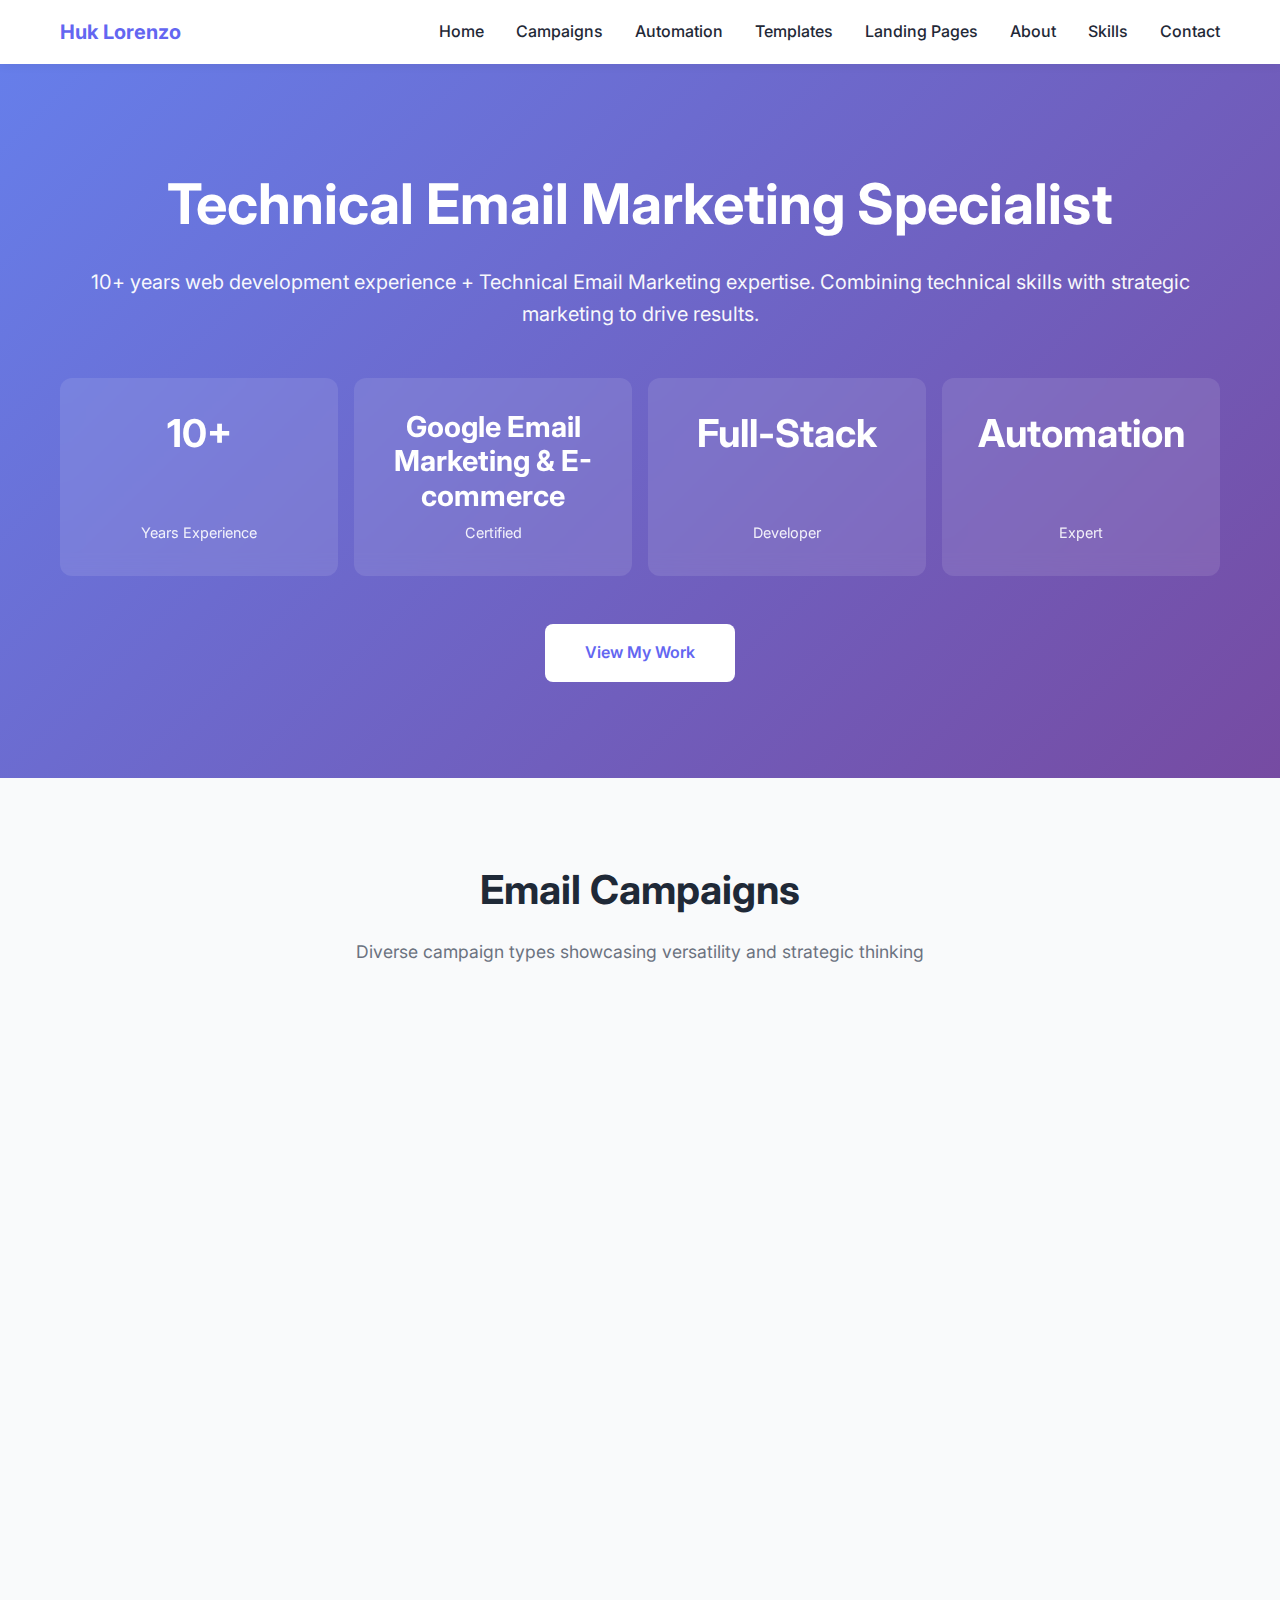
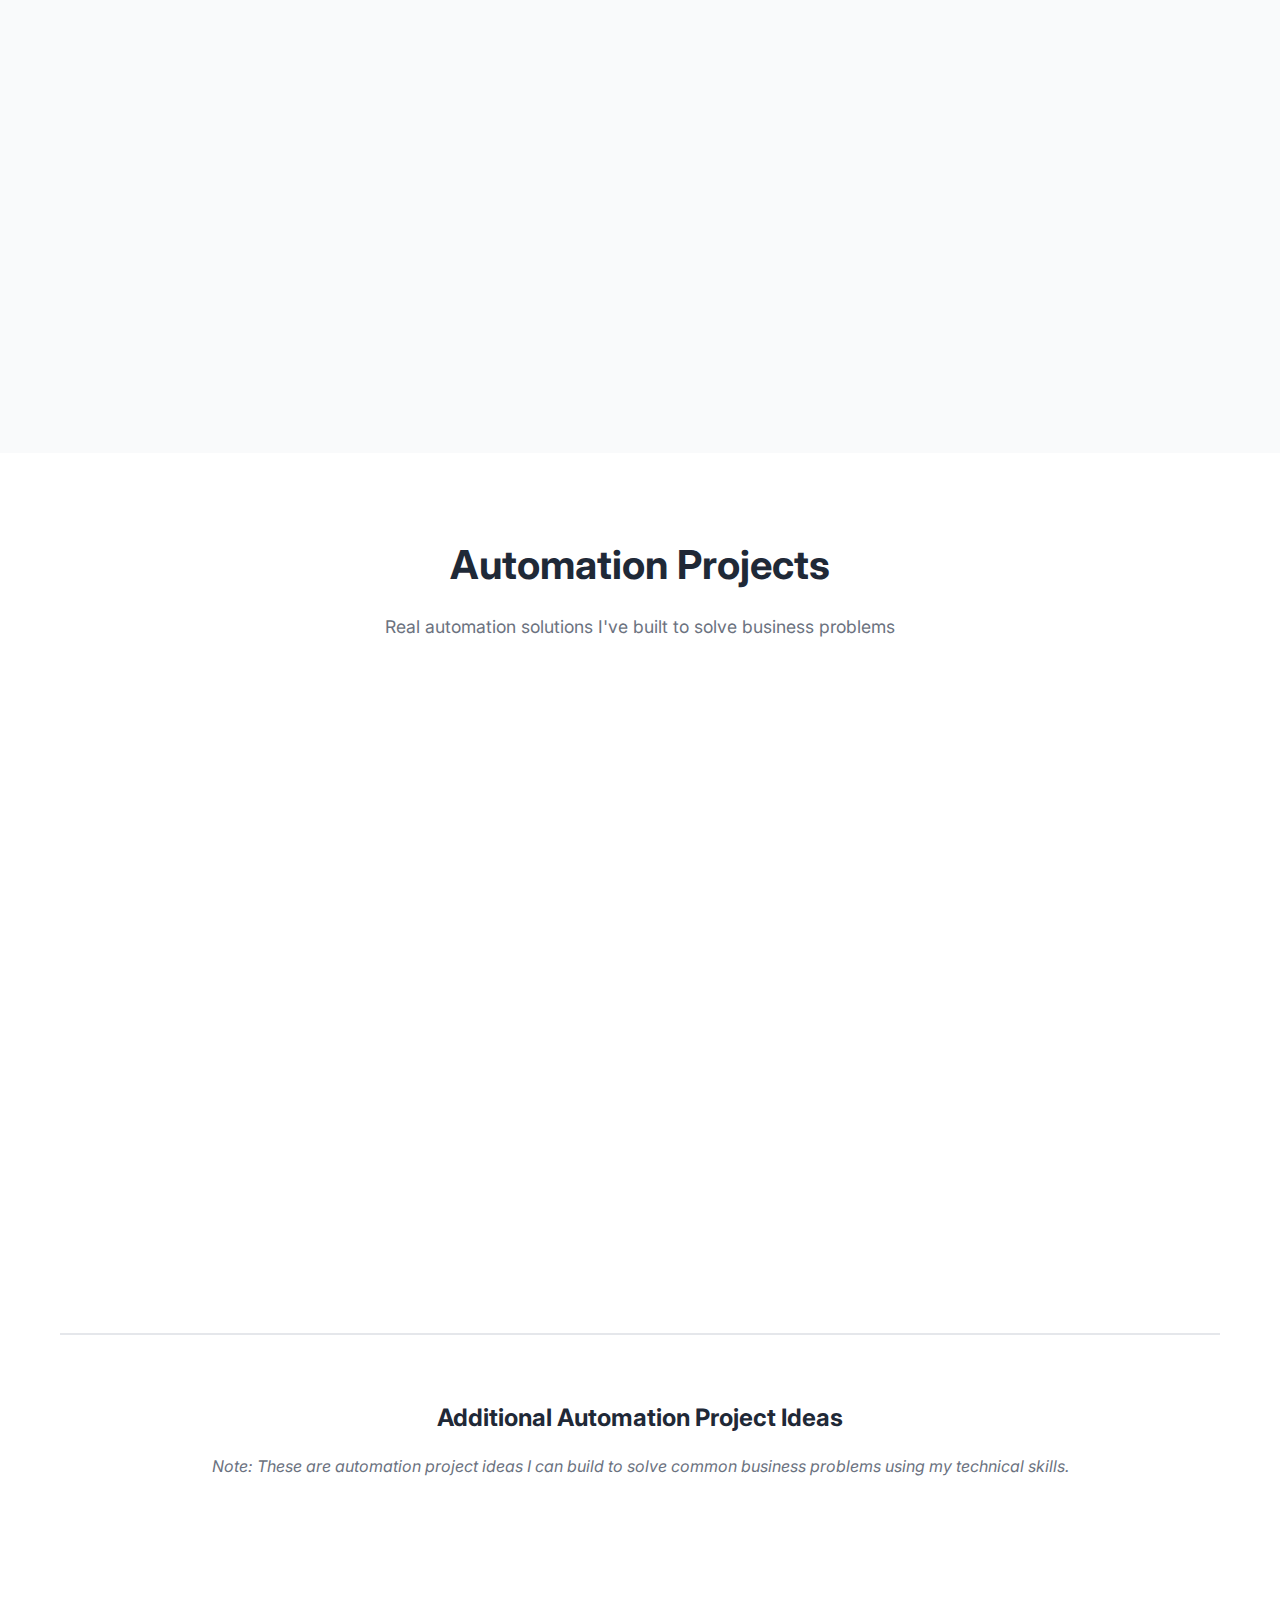
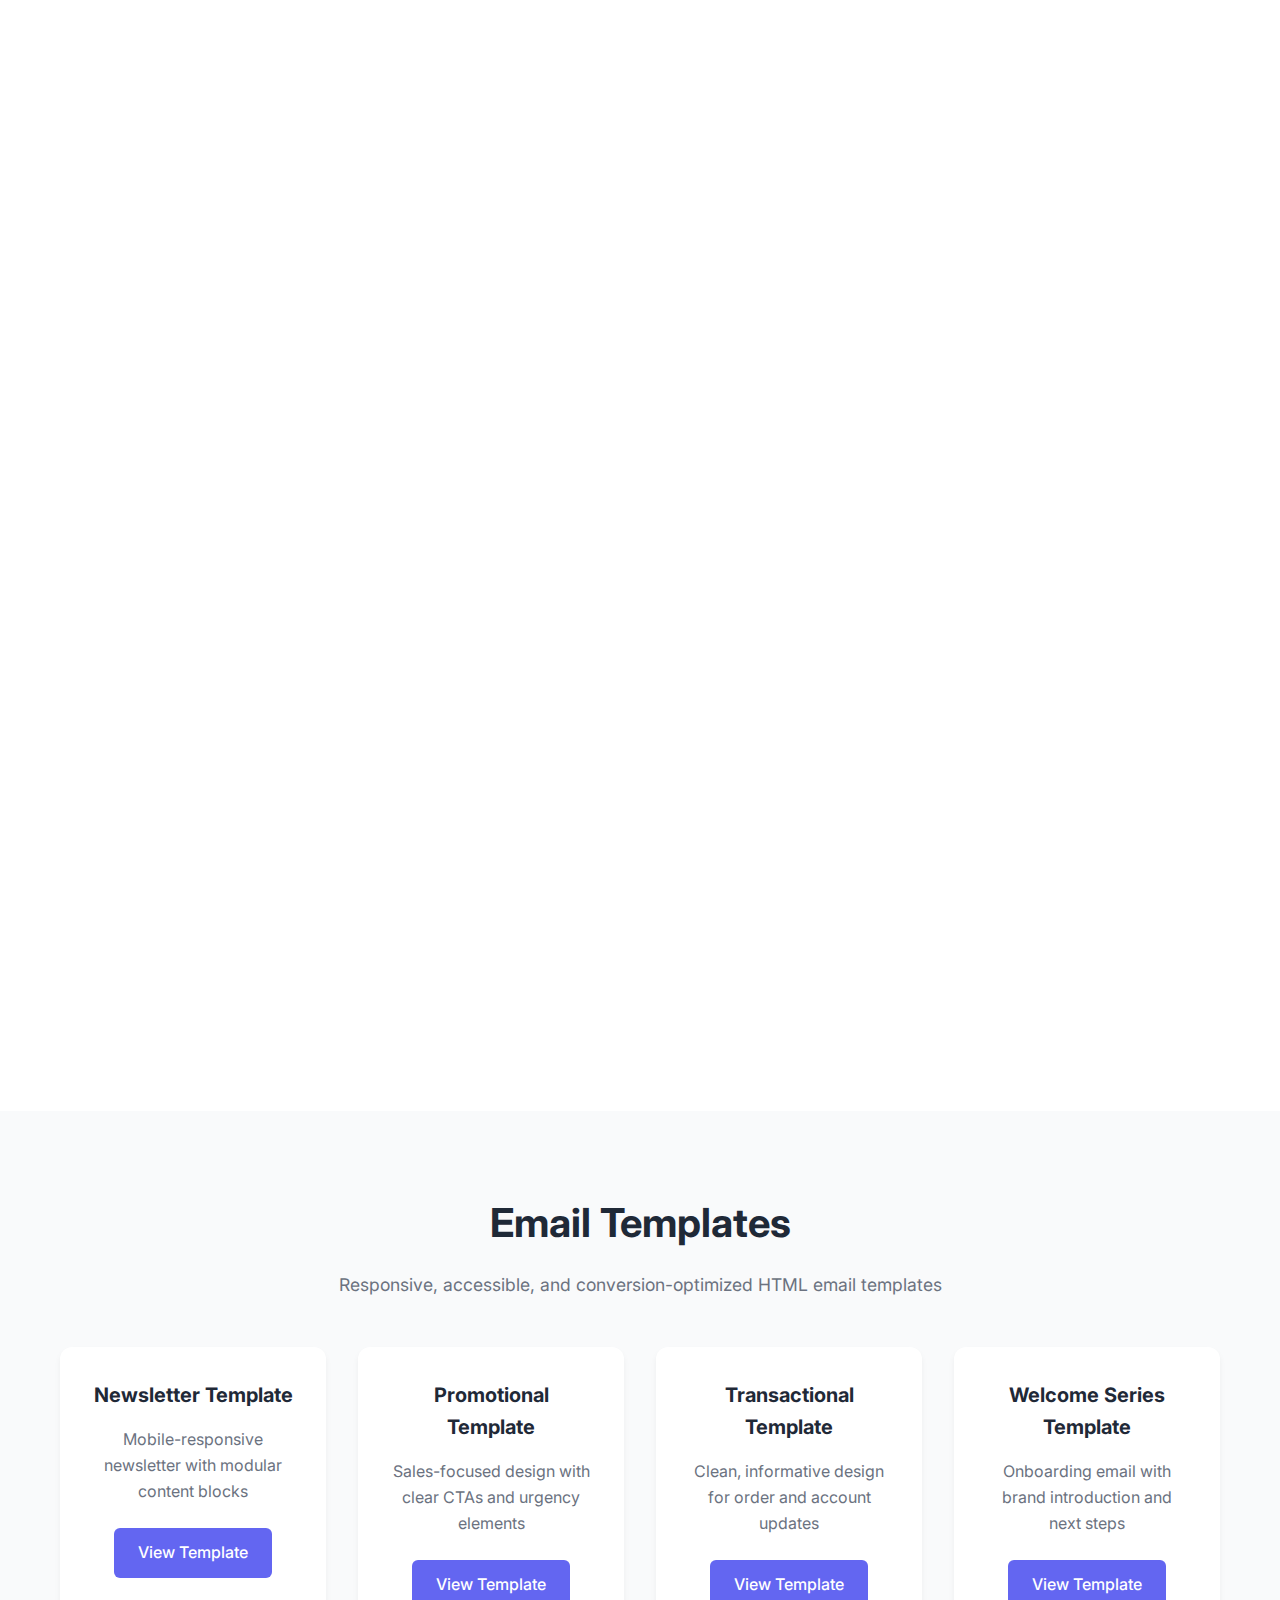
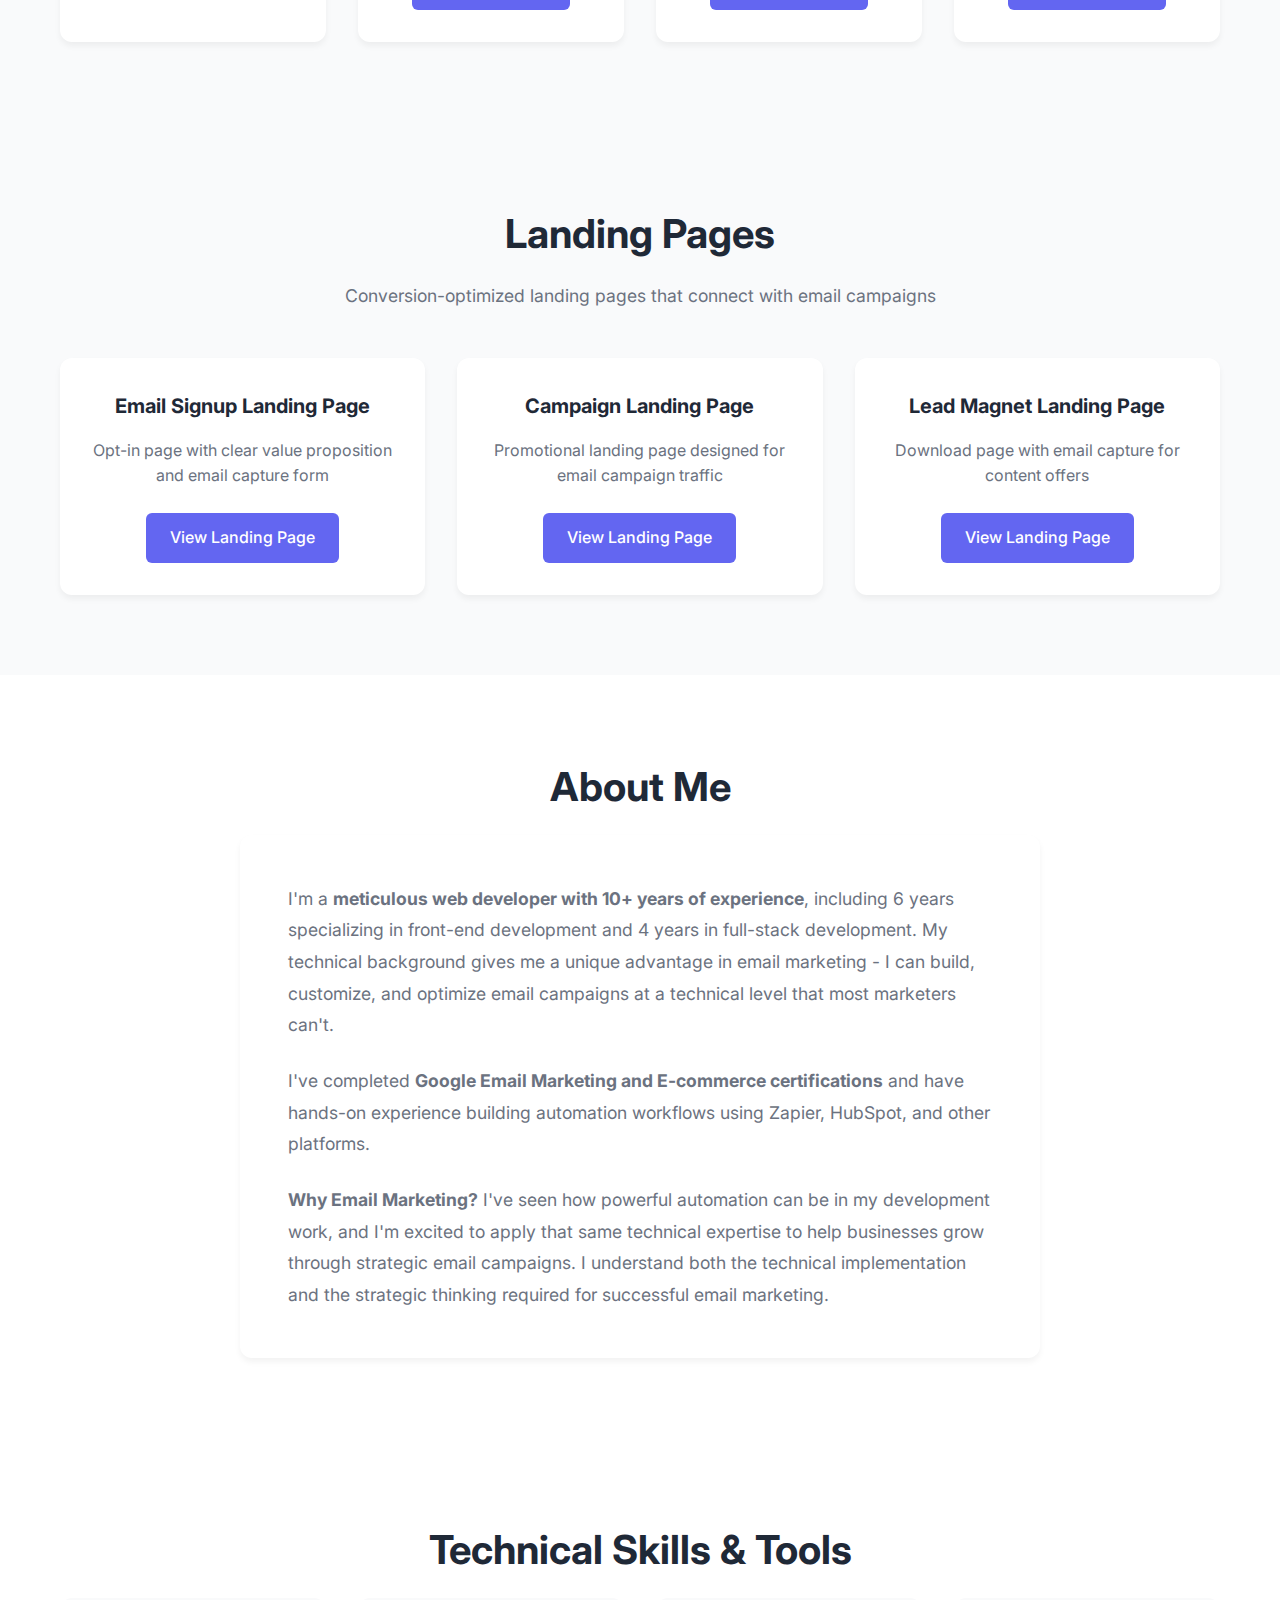
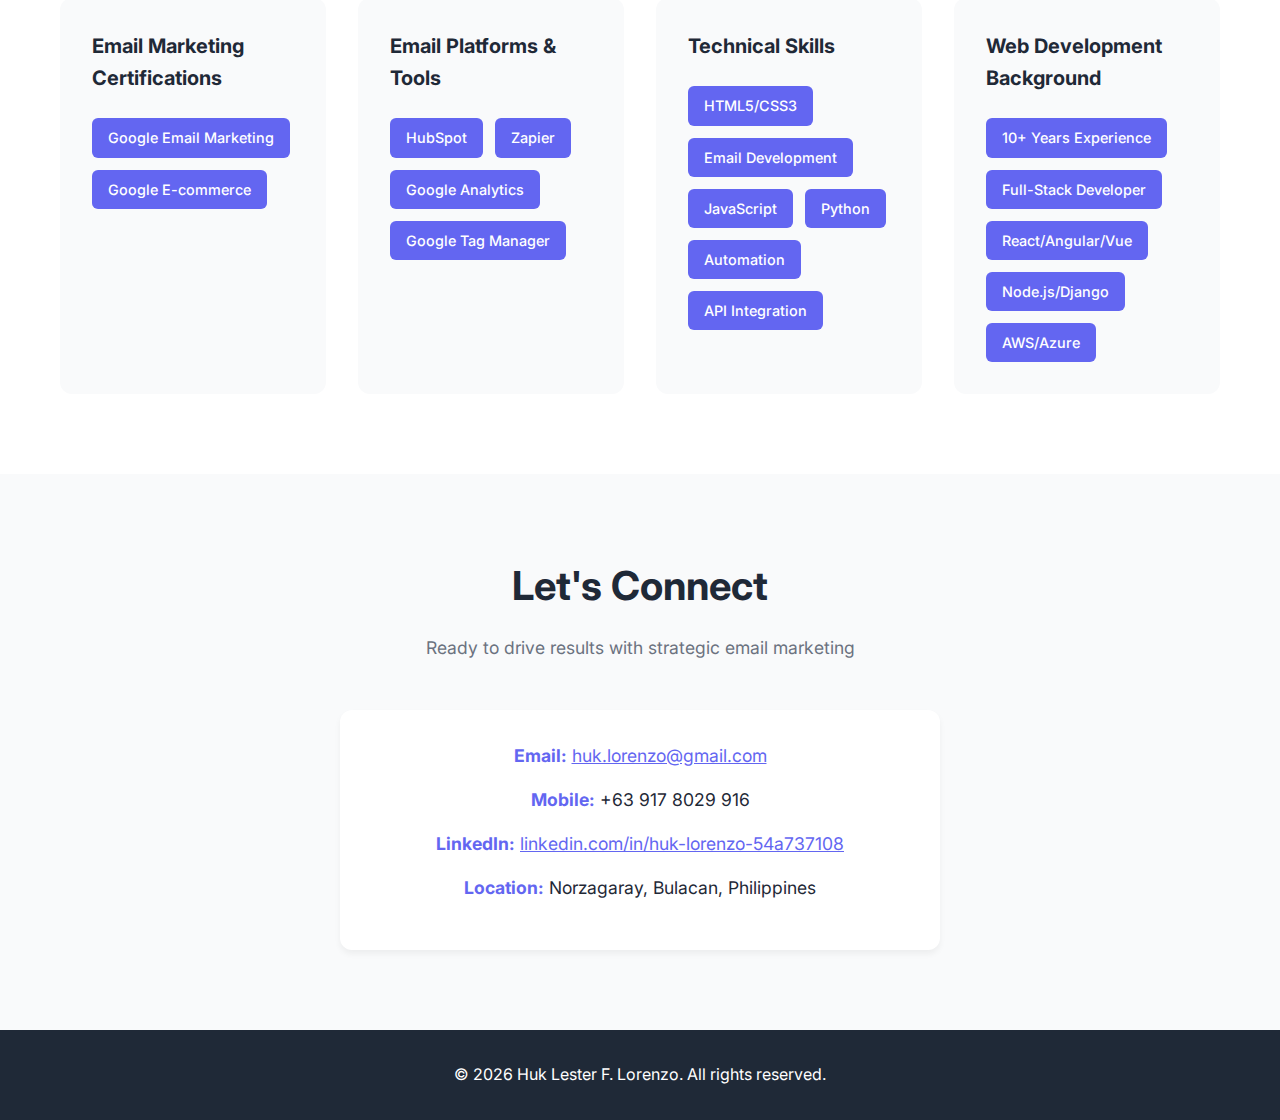
<file: index.html>
<!DOCTYPE html>
<html lang="en">
<head>
    <meta charset="UTF-8">
    <meta name="viewport" content="width=device-width, initial-scale=1.0">
    <title>Huk Lorenzo | Email Marketing Specialist Portfolio</title>
    <link rel="stylesheet" href="styles.css">
    <link rel="preconnect" href="https://fonts.googleapis.com">
    <link rel="preconnect" href="https://fonts.gstatic.com" crossorigin>
    <link href="https://fonts.googleapis.com/css2?family=Inter:wght@300;400;500;600;700&display=swap" rel="stylesheet">
    <link rel="stylesheet" href="https://cdnjs.cloudflare.com/ajax/libs/font-awesome/6.4.0/css/all.min.css">
</head>
<body>
    <!-- Navigation -->
    <nav class="navbar">
        <div class="container">
            <div class="nav-brand">Huk Lorenzo</div>
            <ul class="nav-menu">
                <li><a href="#home">Home</a></li>
                <li><a href="#campaigns">Campaigns</a></li>
                <li><a href="#automation">Automation</a></li>
                <li><a href="#templates">Templates</a></li>
                <li><a href="#landing-pages">Landing Pages</a></li>
                <li><a href="#about">About</a></li>
                <li><a href="#skills">Skills</a></li>
                <li><a href="#contact">Contact</a></li>
            </ul>
        </div>
    </nav>

    <!-- Hero Section -->
    <section id="home" class="hero">
        <div class="container">
            <div class="hero-content">
                <h1>Technical Email Marketing Specialist</h1>
                <p class="hero-subtitle">10+ years web development experience + Technical Email Marketing expertise. Combining technical skills with strategic marketing to drive results.</p>
                <div class="hero-stats">
                    <div class="stat">
                        <div class="stat-number">10+</div>
                        <div class="stat-label">Years Experience</div>
                    </div>
                    <div class="stat">
                        <div class="stat-number" style="font-size: clamp(1.2rem, 2.8vw, 1.8rem); white-space: normal;">Google Email Marketing & E-commerce</div>
                        <div class="stat-label">Certified</div>
                    </div>
                    <div class="stat">
                        <div class="stat-number">Full-Stack</div>
                        <div class="stat-label">Developer</div>
                    </div>
                    <div class="stat">
                        <div class="stat-number">Automation</div>
                        <div class="stat-label">Expert</div>
                    </div>
                </div>
                <a href="#campaigns" class="btn-primary">View My Work</a>
            </div>
        </div>
    </section>

    <!-- Campaigns Section -->
    <section id="campaigns" class="campaigns">
        <div class="container">
            <h2 class="section-title">Email Campaigns</h2>
            <p class="section-subtitle">Diverse campaign types showcasing versatility and strategic thinking</p>
            
            <div class="campaign-grid">
                <div class="campaign-card">
                    <div class="campaign-icon"><i class="fas fa-envelope"></i></div>
                    <h3>Newsletter Campaigns</h3>
                    <p>Weekly and monthly newsletters with engaging content, maintaining brand consistency and driving subscriber engagement.</p>
                    <div class="campaign-metrics">
                        <span>Newsletter Campaigns</span>
                        <span>Content-Driven</span>
                    </div>
                    <a href="templates/newsletter.html" class="btn-secondary" target="_blank">View Template</a>
                </div>

                <div class="campaign-card">
                    <div class="campaign-icon"><i class="fas fa-bullseye"></i></div>
                    <h3>Promotional Campaigns</h3>
                    <p>Sales-driven campaigns with compelling CTAs, urgency tactics, and conversion-focused design.</p>
                    <div class="campaign-metrics">
                        <span>Sales-Driven</span>
                        <span>Conversion-Focused</span>
                    </div>
                    <a href="templates/promotional.html" class="btn-secondary" target="_blank">View Template</a>
                </div>

                <div class="campaign-card">
                    <div class="campaign-icon"><i class="fas fa-sync-alt"></i></div>
                    <h3>Automation Workflows</h3>
                    <p>Welcome series, abandoned cart, re-engagement, and lifecycle campaigns using behavioral triggers.</p>
                    <div class="campaign-metrics">
                        <span>Behavioral Triggers</span>
                        <span>Automated Sequences</span>
                    </div>
                    <a href="automation/workflows.html" class="btn-secondary" target="_blank">View Workflows</a>
                </div>

                <div class="campaign-card">
                    <div class="campaign-icon"><i class="fas fa-check-circle"></i></div>
                    <h3>Transactional Emails</h3>
                    <p>Order confirmations, shipping notifications, and account updates with clear, actionable information.</p>
                    <div class="campaign-metrics">
                        <span>Order Confirmations</span>
                        <span>Account Updates</span>
                    </div>
                    <a href="templates/transactional.html" class="btn-secondary" target="_blank">View Template</a>
                </div>

                <div class="campaign-card">
                    <div class="campaign-icon"><i class="fas fa-hand-paper"></i></div>
                    <h3>Welcome Series</h3>
                    <p>Multi-email onboarding sequences that introduce brands, set expectations, and drive early engagement.</p>
                    <div class="campaign-metrics">
                        <span>Multi-Email Series</span>
                        <span>Onboarding Focus</span>
                    </div>
                    <a href="templates/welcome.html" class="btn-secondary" target="_blank">View Template</a>
                </div>

                <div class="campaign-card">
                    <div class="campaign-icon"><i class="fas fa-chart-bar"></i></div>
                    <h3>A/B Testing</h3>
                    <p>Data-driven optimization through subject line, content, and design testing to improve performance.</p>
                    <div class="campaign-metrics">
                        <span>Data-Driven</span>
                        <span>Continuous Testing</span>
                    </div>
                    <a href="case-studies/ab-testing.html" class="btn-secondary" target="_blank">View Results</a>
                </div>
            </div>
        </div>
    </section>

    <!-- Automation Projects Section -->
    <section id="automation" class="case-studies" style="background: var(--bg-white);">
        <div class="container">
            <h2 class="section-title">Automation Projects</h2>
            <p class="section-subtitle">Real automation solutions I've built to solve business problems</p>

            <div class="case-study-grid">
                <div class="case-study-card">
                    <div class="case-study-header">
                        <h3>Client Onboarding Automation</h3>
                        <span class="case-study-tag">Zapier</span>
                    </div>
                    <p class="case-study-description">Automated the entire client onboarding process, saving 2-3 hours per client while ensuring consistency.</p>
                    <div class="case-study-results">
                        <div class="result-item">
                            <strong>Problem:</strong> Manual onboarding was time-consuming, inconsistent, and created poor first impressions
                        </div>
                        <div class="result-item">
                            <strong>Solution:</strong> Built end-to-end automation capturing client info, creating Notion workspaces, sending welcome emails, scheduling calls, and notifying teams
                        </div>
                        <div class="result-item">
                            <strong>Tools:</strong> Zapier, Typeform, Notion, Calendly, Gmail, Slack
                        </div>
                        <div class="result-item">
                            <strong>Results:</strong>
                            <ul>
                                <li>Saves 2-3 hours per client</li>
                                <li>100% consistent experience</li>
                                <li>Zero missed onboarding steps</li>
                                <li>Faster time-to-value for clients</li>
                            </ul>
                        </div>
                    </div>
                </div>

                <div class="case-study-card">
                    <div class="case-study-header">
                        <h3>Lead Management & CRM Automation</h3>
                        <span class="case-study-tag">HubSpot</span>
                    </div>
                    <p class="case-study-description">Automated lead capture and routing, reducing response time from 24 hours to 5 minutes.</p>
                    <div class="case-study-results">
                        <div class="result-item">
                            <strong>Problem:</strong> Leads from website forms were being missed or followed up late, resulting in lost sales
                        </div>
                        <div class="result-item">
                            <strong>Solution:</strong> Auto-captures leads, checks for duplicates in HubSpot, creates contacts, sends Slack alerts, and routes intelligently
                        </div>
                        <div class="result-item">
                            <strong>Tools:</strong> Zapier, HubSpot, Google Forms, Slack
                        </div>
                        <div class="result-item">
                            <strong>Results:</strong>
                            <ul>
                                <li>Lead response: 24 hours → 5 minutes</li>
                                <li>Zero missed leads</li>
                                <li>100% automated lead capture</li>
                                <li>Intelligent duplicate detection</li>
                            </ul>
                        </div>
                    </div>
                </div>
            </div>

            <!-- Project Ideas Section -->
            <div style="margin-top: 4rem; padding-top: 4rem; border-top: 2px solid var(--border-color); width: 100%;">
                <h3 style="font-size: 1.5rem; margin-bottom: 1rem; color: var(--text-dark); text-align: center;">Additional Automation Project Ideas</h3>
                <p style="text-align: center; color: var(--text-light); margin-bottom: 2rem; font-style: italic;">
                    Note: These are automation project ideas I can build to solve common business problems using my technical skills.
                </p>
                
                <div class="case-study-grid" style="width: 100%;">
                        <div class="case-study-card">
                            <div class="case-study-header">
                                <h3>Email Campaign Performance Tracking</h3>
                                <span class="case-study-tag">Analytics</span>
                            </div>
                            <p class="case-study-description">Automate email campaign reporting by pulling data from email platforms into Google Sheets or dashboards.</p>
                            <div class="case-study-results">
                                <div class="result-item">
                                    <strong>Problem:</strong> Manual reporting is time-consuming and error-prone
                                </div>
                                <div class="result-item">
                                    <strong>Solution:</strong> Automated data sync from Mailchimp/HubSpot to Google Sheets with scheduled reports
                                </div>
                                <div class="result-item">
                                    <strong>Tools:</strong> Zapier, Google Sheets, Email Platform APIs, Google Data Studio
                                </div>
                            </div>
                        </div>

                        <div class="case-study-card">
                            <div class="case-study-header">
                                <h3>Social Media Content Distribution</h3>
                                <span class="case-study-tag">Content</span>
                            </div>
                            <p class="case-study-description">Automate cross-posting of email content to social media platforms to maximize reach.</p>
                            <div class="case-study-results">
                                <div class="result-item">
                                    <strong>Problem:</strong> Repurposing email content for social media requires manual work
                                </div>
                                <div class="result-item">
                                    <strong>Solution:</strong> Auto-extract email content, format for social, and schedule posts
                                </div>
                                <div class="result-item">
                                    <strong>Tools:</strong> Zapier, Buffer/Hootsuite, Content API, RSS feeds
                                </div>
                            </div>
                        </div>

                        <div class="case-study-card">
                            <div class="case-study-header">
                                <h3>Customer Feedback Collection</h3>
                                <span class="case-study-tag">Engagement</span>
                            </div>
                            <p class="case-study-description">Automate post-purchase or post-interaction feedback requests with smart routing.</p>
                            <div class="case-study-results">
                                <div class="result-item">
                                    <strong>Problem:</strong> Collecting and organizing customer feedback is manual and inconsistent
                                </div>
                                <div class="result-item">
                                    <strong>Solution:</strong> Trigger feedback emails, collect responses, categorize, and route to appropriate teams
                                </div>
                                <div class="result-item">
                                    <strong>Tools:</strong> Zapier, Typeform/Google Forms, Email platforms, Slack/Teams
                                </div>
                            </div>
                        </div>

                        <div class="case-study-card">
                            <div class="case-study-header">
                                <h3>Event Registration & Follow-up</h3>
                                <span class="case-study-tag">Events</span>
                            </div>
                            <p class="case-study-description">Automate the entire event registration workflow from signup to post-event follow-up.</p>
                            <div class="case-study-results">
                                <div class="result-item">
                                    <strong>Problem:</strong> Event management requires multiple manual steps and follow-ups
                                </div>
                                <div class="result-item">
                                    <strong>Solution:</strong> Auto-register attendees, send confirmations, reminders, and post-event surveys
                                </div>
                                <div class="result-item">
                                    <strong>Tools:</strong> Zapier, Eventbrite/Calendly, Email platforms, Calendar integration
                                </div>
                            </div>
                        </div>

                        <div class="case-study-card">
                            <div class="case-study-header">
                                <h3>Content Calendar Automation</h3>
                                <span class="case-study-tag">Planning</span>
                            </div>
                            <p class="case-study-description">Automate content planning and scheduling across email and social media platforms.</p>
                            <div class="case-study-results">
                                <div class="result-item">
                                    <strong>Problem:</strong> Managing content calendars across multiple platforms is complex
                                </div>
                                <div class="result-item">
                                    <strong>Solution:</strong> Centralized content calendar that syncs to email and social platforms
                                </div>
                                <div class="result-item">
                                    <strong>Tools:</strong> Zapier, Notion/Airtable, Email platforms, Social media APIs
                                </div>
                            </div>
                        </div>

                        <div class="case-study-card">
                            <div class="case-study-header">
                                <h3>Email List Hygiene Automation</h3>
                                <span class="case-study-tag">List Management</span>
                            </div>
                            <p class="case-study-description">Automate list cleaning, bounce handling, and unsubscriber management.</p>
                            <div class="case-study-results">
                                <div class="result-item">
                                    <strong>Problem:</strong> Maintaining clean email lists requires constant manual monitoring
                                </div>
                                <div class="result-item">
                                    <strong>Solution:</strong> Auto-remove bounces, handle unsubscribes, flag inactive subscribers
                                </div>
                                <div class="result-item">
                                    <strong>Tools:</strong> Zapier, Email platform APIs, Google Sheets, Webhooks
                                </div>
                            </div>
                        </div>
                    </div>
                </div>
            </div>
        </div>
    </section>

    <!-- Templates Section -->
    <section id="templates" class="templates">
        <div class="container">
            <h2 class="section-title">Email Templates</h2>
            <p class="section-subtitle">Responsive, accessible, and conversion-optimized HTML email templates</p>
            
            <div class="template-showcase">
                <div class="template-item">
                    <h3>Newsletter Template</h3>
                    <p>Mobile-responsive newsletter with modular content blocks</p>
                    <a href="templates/newsletter.html" class="btn-secondary" target="_blank">View Template</a>
                </div>
                <div class="template-item">
                    <h3>Promotional Template</h3>
                    <p>Sales-focused design with clear CTAs and urgency elements</p>
                    <a href="templates/promotional.html" class="btn-secondary" target="_blank">View Template</a>
                </div>
                <div class="template-item">
                    <h3>Transactional Template</h3>
                    <p>Clean, informative design for order and account updates</p>
                    <a href="templates/transactional.html" class="btn-secondary" target="_blank">View Template</a>
                </div>
                <div class="template-item">
                    <h3>Welcome Series Template</h3>
                    <p>Onboarding email with brand introduction and next steps</p>
                    <a href="templates/welcome.html" class="btn-secondary" target="_blank">View Template</a>
                </div>
            </div>
        </div>
    </section>

    <!-- Landing Pages Section -->
    <section id="landing-pages" class="templates">
        <div class="container">
            <h2 class="section-title">Landing Pages</h2>
            <p class="section-subtitle">Conversion-optimized landing pages that connect with email campaigns</p>
            
            <div class="template-showcase">
                <div class="template-item">
                    <h3>Email Signup Landing Page</h3>
                    <p>Opt-in page with clear value proposition and email capture form</p>
                    <a href="landing-pages/signup.html" class="btn-secondary" target="_blank">View Landing Page</a>
                </div>
                <div class="template-item">
                    <h3>Campaign Landing Page</h3>
                    <p>Promotional landing page designed for email campaign traffic</p>
                    <a href="landing-pages/campaign.html" class="btn-secondary" target="_blank">View Landing Page</a>
                </div>
                <div class="template-item">
                    <h3>Lead Magnet Landing Page</h3>
                    <p>Download page with email capture for content offers</p>
                    <a href="landing-pages/lead-magnet.html" class="btn-secondary" target="_blank">View Landing Page</a>
                </div>
            </div>
        </div>
    </section>

    <!-- About Section -->
    <section id="about" class="case-studies" style="background: var(--bg-white);">
        <div class="container">
            <h2 class="section-title">About Me</h2>
            <div style="max-width: 800px; margin: 0 auto; background: white; padding: 3rem; border-radius: 12px; box-shadow: 0 4px 6px rgba(0,0,0,0.05);">
                <p style="color: var(--text-light); line-height: 1.8; margin-bottom: 1.5rem; font-size: 1.1rem;">
                    I'm a <strong>meticulous web developer with 10+ years of experience</strong>, including 6 years specializing in front-end development 
                    and 4 years in full-stack development. My technical background gives me a unique advantage in email marketing - I can build, 
                    customize, and optimize email campaigns at a technical level that most marketers can't.
                </p>
                <p style="color: var(--text-light); line-height: 1.8; margin-bottom: 1.5rem; font-size: 1.1rem;">
                    I've completed <strong>Google Email Marketing and E-commerce certifications</strong> and have hands-on experience building 
                    automation workflows using Zapier, HubSpot, and other platforms.
                </p>
                <p style="color: var(--text-light); line-height: 1.8; font-size: 1.1rem;">
                    <strong>Why Email Marketing?</strong> I've seen how powerful automation can be in my development work, and I'm excited to 
                    apply that same technical expertise to help businesses grow through strategic email campaigns. I understand both the technical 
                    implementation and the strategic thinking required for successful email marketing.
                </p>
                
            </div>
        </div>
    </section>

    <!-- Skills Section -->
    <section id="skills" class="skills">
        <div class="container">
            <h2 class="section-title">Technical Skills & Tools</h2>
            <div class="skills-grid">
                <div class="skill-category">
                    <h3>Email Marketing Certifications</h3>
                    <div class="skill-tags">
                        <span class="skill-tag">Google Email Marketing</span>
                        <span class="skill-tag">Google E-commerce</span>
                    </div>
                </div>
                <div class="skill-category">
                    <h3>Email Platforms & Tools</h3>
                    <div class="skill-tags">
                        <span class="skill-tag">HubSpot</span>
                        <span class="skill-tag">Zapier</span>
                        <span class="skill-tag">Google Analytics</span>
                        <span class="skill-tag">Google Tag Manager</span>
                    </div>
                </div>
                <div class="skill-category">
                    <h3>Technical Skills</h3>
                    <div class="skill-tags">
                        <span class="skill-tag">HTML5/CSS3</span>
                        <span class="skill-tag">Email Development</span>
                        <span class="skill-tag">JavaScript</span>
                        <span class="skill-tag">Python</span>
                        <span class="skill-tag">Automation</span>
                        <span class="skill-tag">API Integration</span>
                    </div>
                </div>
                <div class="skill-category">
                    <h3>Web Development Background</h3>
                    <div class="skill-tags">
                        <span class="skill-tag">10+ Years Experience</span>
                        <span class="skill-tag">Full-Stack Developer</span>
                        <span class="skill-tag">React/Angular/Vue</span>
                        <span class="skill-tag">Node.js/Django</span>
                        <span class="skill-tag">AWS/Azure</span>
                    </div>
                </div>
            </div>
        </div>
    </section>

    <!-- Contact Section -->
    <section id="contact" class="contact">
        <div class="container">
            <h2 class="section-title">Let's Connect</h2>
            <p class="section-subtitle">Ready to drive results with strategic email marketing</p>
            <div class="contact-info">
                <div class="contact-item">
                    <strong>Email:</strong> <a href="mailto:huk.lorenzo@gmail.com" style="color: var(--primary-color);">huk.lorenzo@gmail.com</a>
                </div>
                <div class="contact-item">
                    <strong>Mobile:</strong> +63 917 8029 916
                </div>
                <div class="contact-item">
                    <strong>LinkedIn:</strong> <a href="https://www.linkedin.com/in/huk-lorenzo-54a737108/" target="_blank" style="color: var(--primary-color);">linkedin.com/in/huk-lorenzo-54a737108</a>
                </div>
                <div class="contact-item">
                    <strong>Location:</strong> Norzagaray, Bulacan, Philippines
                </div>
            </div>
        </div>
    </section>

    <!-- Footer -->
    <footer class="footer">
        <div class="container">
            <p>&copy; 2026 Huk Lester F. Lorenzo. All rights reserved.</p>
        </div>
    </footer>

    <script src="script.js"></script>
</body>
</html>
</file>
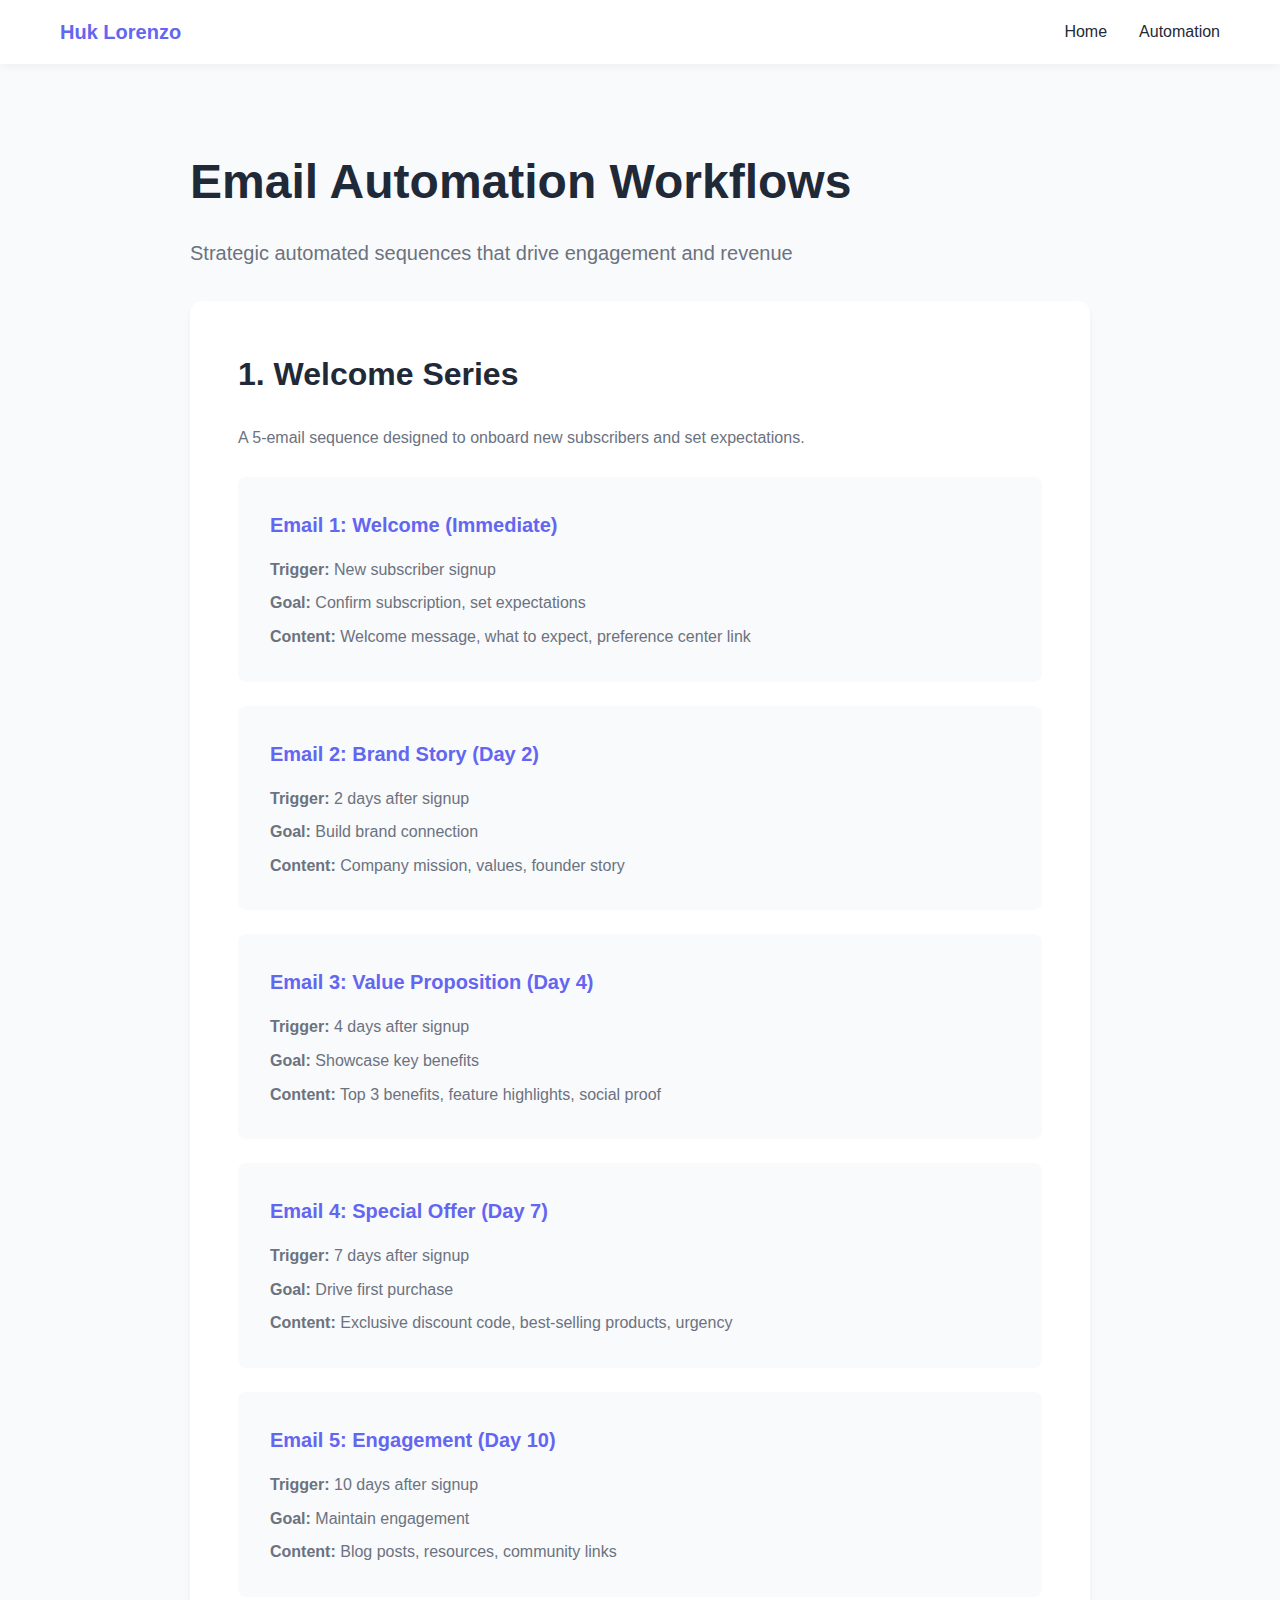
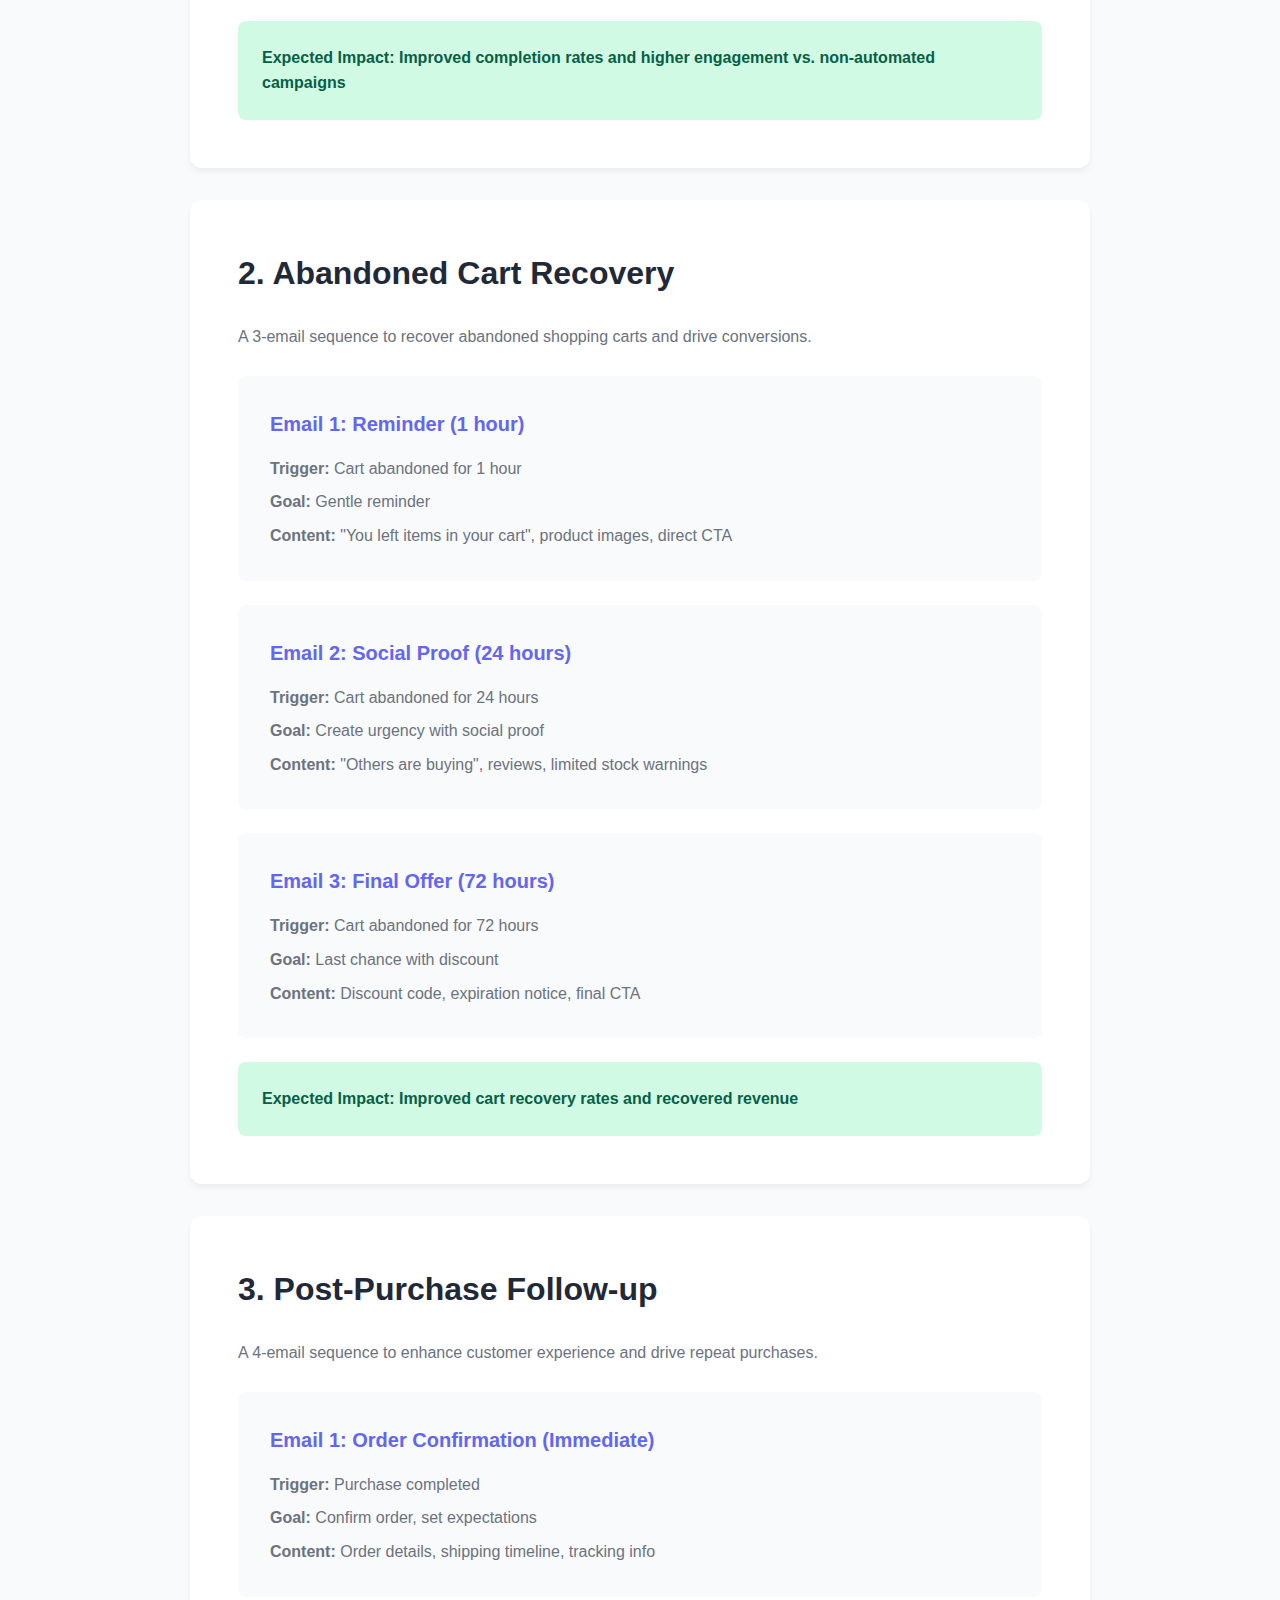
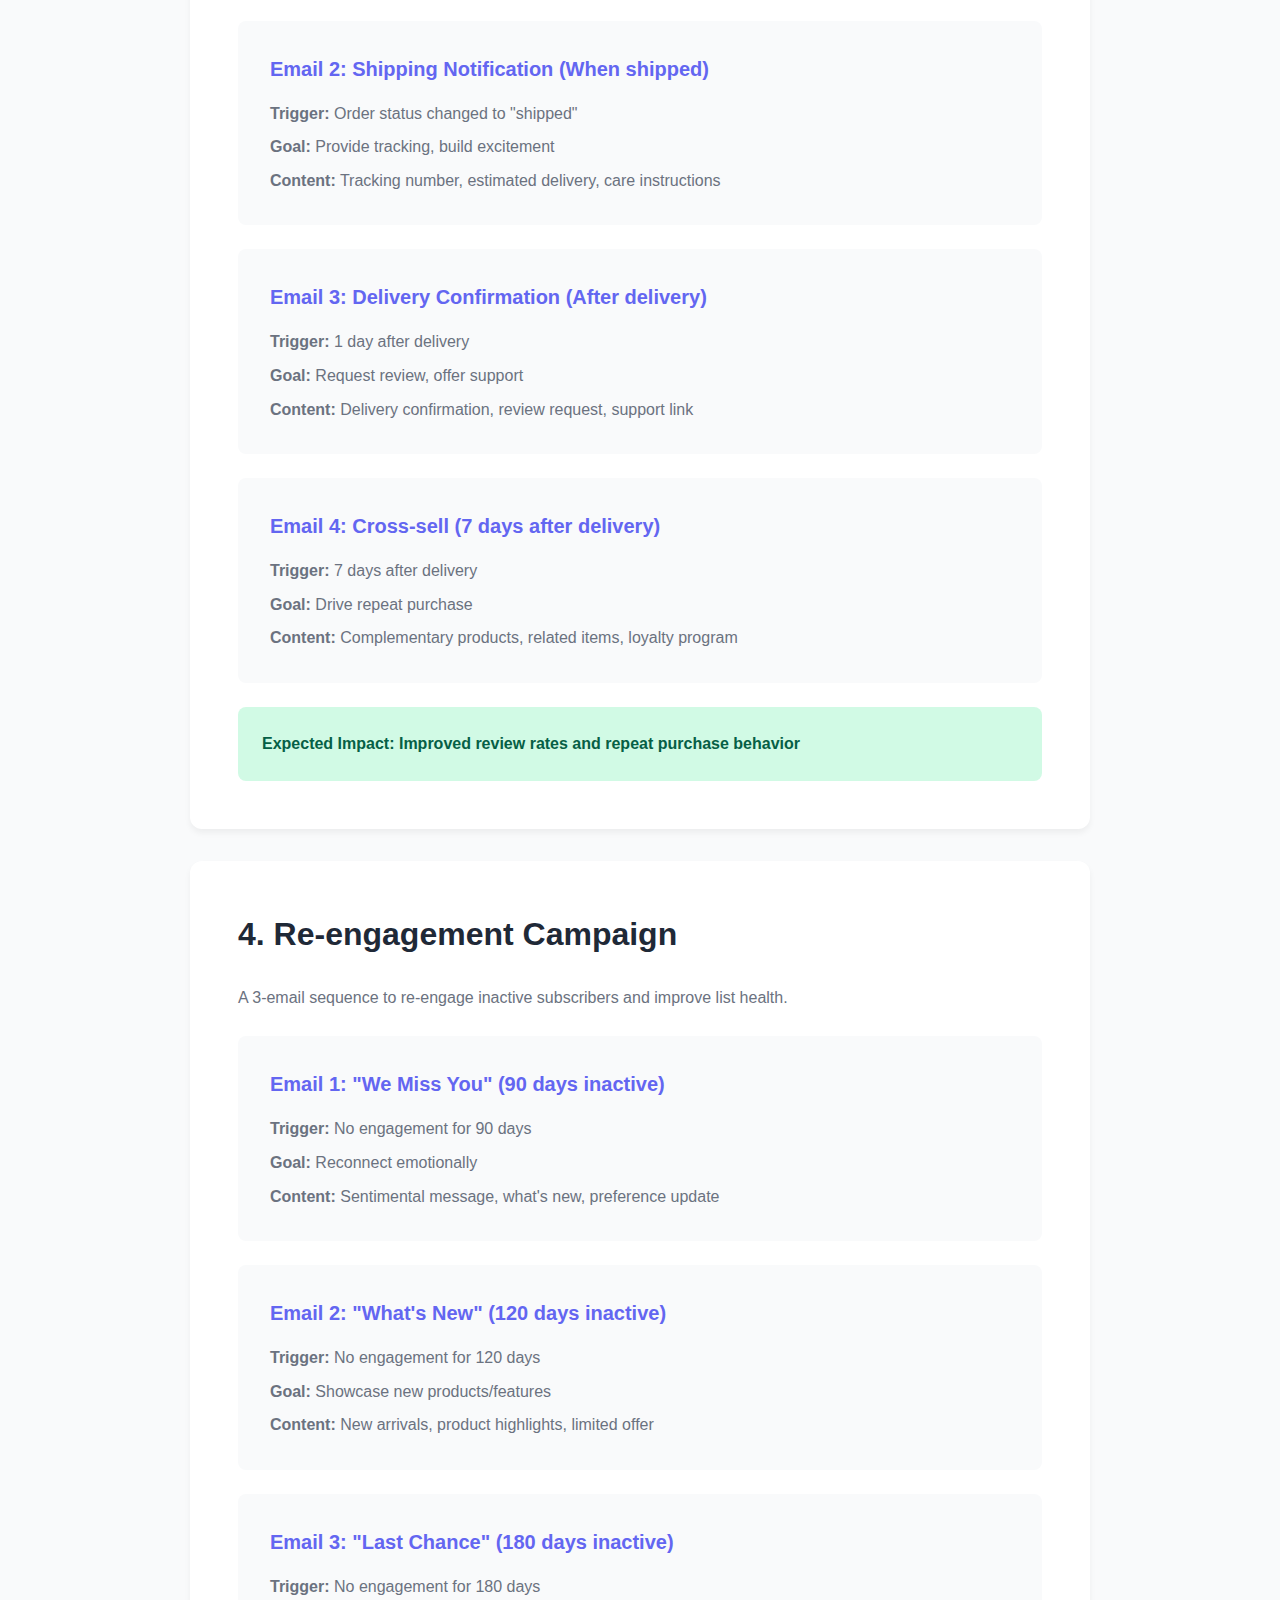
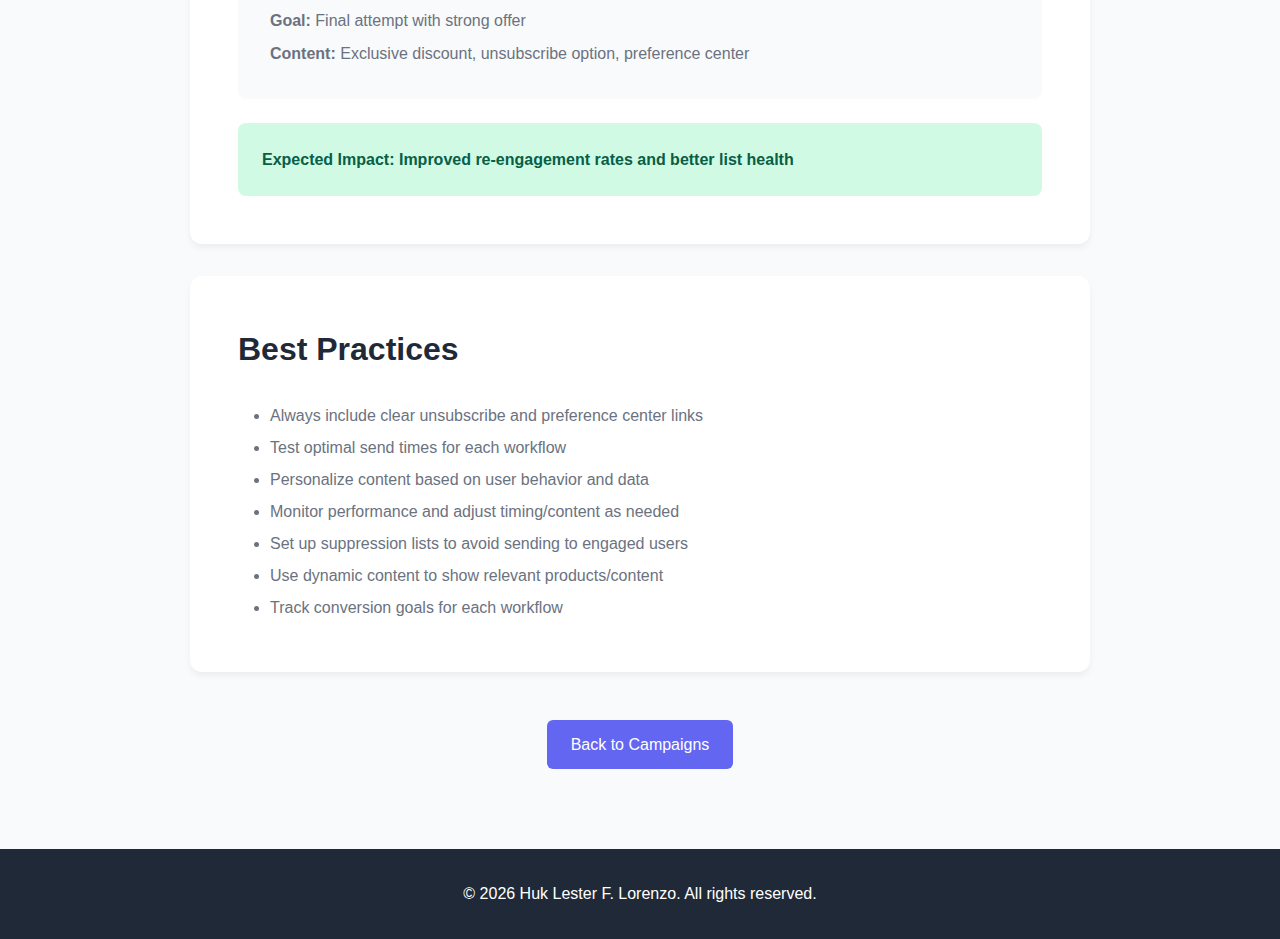
<file: automation/workflows.html>
<!DOCTYPE html>
<html lang="en">
<head>
    <meta charset="UTF-8">
    <meta name="viewport" content="width=device-width, initial-scale=1.0">
    <title>Email Automation Workflows</title>
    <link rel="stylesheet" href="../styles.css">
</head>
<body>
    <nav class="navbar">
        <div class="container">
            <div class="nav-brand">Huk Lorenzo</div>
            <ul class="nav-menu">
                <li><a href="../index.html">Home</a></li>
                <li><a href="../index.html#automation">Automation</a></li>
            </ul>
        </div>
    </nav>

    <section class="case-study-detail" style="padding: 5rem 0; background: var(--bg-light);">
        <div class="container">
            <div style="max-width: 900px; margin: 0 auto;">
                <h1 style="font-size: 3rem; margin-bottom: 1rem; color: var(--text-dark);">Email Automation Workflows</h1>
                <p style="font-size: 1.25rem; color: var(--text-light); margin-bottom: 2rem;">Strategic automated sequences that drive engagement and revenue</p>
                
                <div style="background: white; padding: 3rem; border-radius: 12px; box-shadow: 0 4px 6px rgba(0,0,0,0.05); margin-bottom: 2rem;">
                    <h2 style="font-size: 2rem; margin-bottom: 1.5rem; color: var(--text-dark);">1. Welcome Series</h2>
                    <p style="color: var(--text-light); line-height: 1.8; margin-bottom: 1.5rem;">
                        A 5-email sequence designed to onboard new subscribers and set expectations.
                    </p>
                    
                    <div style="background: var(--bg-light); padding: 2rem; border-radius: 8px; margin-bottom: 1.5rem;">
                        <h3 style="font-size: 1.25rem; margin-bottom: 1rem; color: var(--primary-color);">Email 1: Welcome (Immediate)</h3>
                        <p style="color: var(--text-light); margin-bottom: 0.5rem;"><strong>Trigger:</strong> New subscriber signup</p>
                        <p style="color: var(--text-light); margin-bottom: 0.5rem;"><strong>Goal:</strong> Confirm subscription, set expectations</p>
                        <p style="color: var(--text-light);"><strong>Content:</strong> Welcome message, what to expect, preference center link</p>
                    </div>

                    <div style="background: var(--bg-light); padding: 2rem; border-radius: 8px; margin-bottom: 1.5rem;">
                        <h3 style="font-size: 1.25rem; margin-bottom: 1rem; color: var(--primary-color);">Email 2: Brand Story (Day 2)</h3>
                        <p style="color: var(--text-light); margin-bottom: 0.5rem;"><strong>Trigger:</strong> 2 days after signup</p>
                        <p style="color: var(--text-light); margin-bottom: 0.5rem;"><strong>Goal:</strong> Build brand connection</p>
                        <p style="color: var(--text-light);"><strong>Content:</strong> Company mission, values, founder story</p>
                    </div>

                    <div style="background: var(--bg-light); padding: 2rem; border-radius: 8px; margin-bottom: 1.5rem;">
                        <h3 style="font-size: 1.25rem; margin-bottom: 1rem; color: var(--primary-color);">Email 3: Value Proposition (Day 4)</h3>
                        <p style="color: var(--text-light); margin-bottom: 0.5rem;"><strong>Trigger:</strong> 4 days after signup</p>
                        <p style="color: var(--text-light); margin-bottom: 0.5rem;"><strong>Goal:</strong> Showcase key benefits</p>
                        <p style="color: var(--text-light);"><strong>Content:</strong> Top 3 benefits, feature highlights, social proof</p>
                    </div>

                    <div style="background: var(--bg-light); padding: 2rem; border-radius: 8px; margin-bottom: 1.5rem;">
                        <h3 style="font-size: 1.25rem; margin-bottom: 1rem; color: var(--primary-color);">Email 4: Special Offer (Day 7)</h3>
                        <p style="color: var(--text-light); margin-bottom: 0.5rem;"><strong>Trigger:</strong> 7 days after signup</p>
                        <p style="color: var(--text-light); margin-bottom: 0.5rem;"><strong>Goal:</strong> Drive first purchase</p>
                        <p style="color: var(--text-light);"><strong>Content:</strong> Exclusive discount code, best-selling products, urgency</p>
                    </div>

                    <div style="background: var(--bg-light); padding: 2rem; border-radius: 8px;">
                        <h3 style="font-size: 1.25rem; margin-bottom: 1rem; color: var(--primary-color);">Email 5: Engagement (Day 10)</h3>
                        <p style="color: var(--text-light); margin-bottom: 0.5rem;"><strong>Trigger:</strong> 10 days after signup</p>
                        <p style="color: var(--text-light); margin-bottom: 0.5rem;"><strong>Goal:</strong> Maintain engagement</p>
                        <p style="color: var(--text-light);"><strong>Content:</strong> Blog posts, resources, community links</p>
                    </div>

                    <div style="background: #d1fae5; padding: 1.5rem; border-radius: 8px; margin-top: 1.5rem;">
                        <p style="margin: 0; color: #065f46; font-weight: 600;">Expected Impact: Improved completion rates and higher engagement vs. non-automated campaigns</p>
                    </div>
                </div>

                <div style="background: white; padding: 3rem; border-radius: 12px; box-shadow: 0 4px 6px rgba(0,0,0,0.05); margin-bottom: 2rem;">
                    <h2 style="font-size: 2rem; margin-bottom: 1.5rem; color: var(--text-dark);">2. Abandoned Cart Recovery</h2>
                    <p style="color: var(--text-light); line-height: 1.8; margin-bottom: 1.5rem;">
                        A 3-email sequence to recover abandoned shopping carts and drive conversions.
                    </p>
                    
                    <div style="background: var(--bg-light); padding: 2rem; border-radius: 8px; margin-bottom: 1.5rem;">
                        <h3 style="font-size: 1.25rem; margin-bottom: 1rem; color: var(--primary-color);">Email 1: Reminder (1 hour)</h3>
                        <p style="color: var(--text-light); margin-bottom: 0.5rem;"><strong>Trigger:</strong> Cart abandoned for 1 hour</p>
                        <p style="color: var(--text-light); margin-bottom: 0.5rem;"><strong>Goal:</strong> Gentle reminder</p>
                        <p style="color: var(--text-light);"><strong>Content:</strong> "You left items in your cart", product images, direct CTA</p>
                    </div>

                    <div style="background: var(--bg-light); padding: 2rem; border-radius: 8px; margin-bottom: 1.5rem;">
                        <h3 style="font-size: 1.25rem; margin-bottom: 1rem; color: var(--primary-color);">Email 2: Social Proof (24 hours)</h3>
                        <p style="color: var(--text-light); margin-bottom: 0.5rem;"><strong>Trigger:</strong> Cart abandoned for 24 hours</p>
                        <p style="color: var(--text-light); margin-bottom: 0.5rem;"><strong>Goal:</strong> Create urgency with social proof</p>
                        <p style="color: var(--text-light);"><strong>Content:</strong> "Others are buying", reviews, limited stock warnings</p>
                    </div>

                    <div style="background: var(--bg-light); padding: 2rem; border-radius: 8px;">
                        <h3 style="font-size: 1.25rem; margin-bottom: 1rem; color: var(--primary-color);">Email 3: Final Offer (72 hours)</h3>
                        <p style="color: var(--text-light); margin-bottom: 0.5rem;"><strong>Trigger:</strong> Cart abandoned for 72 hours</p>
                        <p style="color: var(--text-light); margin-bottom: 0.5rem;"><strong>Goal:</strong> Last chance with discount</p>
                        <p style="color: var(--text-light);"><strong>Content:</strong> Discount code, expiration notice, final CTA</p>
                    </div>

                    <div style="background: #d1fae5; padding: 1.5rem; border-radius: 8px; margin-top: 1.5rem;">
                        <p style="margin: 0; color: #065f46; font-weight: 600;">Expected Impact: Improved cart recovery rates and recovered revenue</p>
                    </div>
                </div>

                <div style="background: white; padding: 3rem; border-radius: 12px; box-shadow: 0 4px 6px rgba(0,0,0,0.05); margin-bottom: 2rem;">
                    <h2 style="font-size: 2rem; margin-bottom: 1.5rem; color: var(--text-dark);">3. Post-Purchase Follow-up</h2>
                    <p style="color: var(--text-light); line-height: 1.8; margin-bottom: 1.5rem;">
                        A 4-email sequence to enhance customer experience and drive repeat purchases.
                    </p>
                    
                    <div style="background: var(--bg-light); padding: 2rem; border-radius: 8px; margin-bottom: 1.5rem;">
                        <h3 style="font-size: 1.25rem; margin-bottom: 1rem; color: var(--primary-color);">Email 1: Order Confirmation (Immediate)</h3>
                        <p style="color: var(--text-light); margin-bottom: 0.5rem;"><strong>Trigger:</strong> Purchase completed</p>
                        <p style="color: var(--text-light); margin-bottom: 0.5rem;"><strong>Goal:</strong> Confirm order, set expectations</p>
                        <p style="color: var(--text-light);"><strong>Content:</strong> Order details, shipping timeline, tracking info</p>
                    </div>

                    <div style="background: var(--bg-light); padding: 2rem; border-radius: 8px; margin-bottom: 1.5rem;">
                        <h3 style="font-size: 1.25rem; margin-bottom: 1rem; color: var(--primary-color);">Email 2: Shipping Notification (When shipped)</h3>
                        <p style="color: var(--text-light); margin-bottom: 0.5rem;"><strong>Trigger:</strong> Order status changed to "shipped"</p>
                        <p style="color: var(--text-light); margin-bottom: 0.5rem;"><strong>Goal:</strong> Provide tracking, build excitement</p>
                        <p style="color: var(--text-light);"><strong>Content:</strong> Tracking number, estimated delivery, care instructions</p>
                    </div>

                    <div style="background: var(--bg-light); padding: 2rem; border-radius: 8px; margin-bottom: 1.5rem;">
                        <h3 style="font-size: 1.25rem; margin-bottom: 1rem; color: var(--primary-color);">Email 3: Delivery Confirmation (After delivery)</h3>
                        <p style="color: var(--text-light); margin-bottom: 0.5rem;"><strong>Trigger:</strong> 1 day after delivery</p>
                        <p style="color: var(--text-light); margin-bottom: 0.5rem;"><strong>Goal:</strong> Request review, offer support</p>
                        <p style="color: var(--text-light);"><strong>Content:</strong> Delivery confirmation, review request, support link</p>
                    </div>

                    <div style="background: var(--bg-light); padding: 2rem; border-radius: 8px;">
                        <h3 style="font-size: 1.25rem; margin-bottom: 1rem; color: var(--primary-color);">Email 4: Cross-sell (7 days after delivery)</h3>
                        <p style="color: var(--text-light); margin-bottom: 0.5rem;"><strong>Trigger:</strong> 7 days after delivery</p>
                        <p style="color: var(--text-light); margin-bottom: 0.5rem;"><strong>Goal:</strong> Drive repeat purchase</p>
                        <p style="color: var(--text-light);"><strong>Content:</strong> Complementary products, related items, loyalty program</p>
                    </div>

                    <div style="background: #d1fae5; padding: 1.5rem; border-radius: 8px; margin-top: 1.5rem;">
                        <p style="margin: 0; color: #065f46; font-weight: 600;">Expected Impact: Improved review rates and repeat purchase behavior</p>
                    </div>
                </div>

                <div style="background: white; padding: 3rem; border-radius: 12px; box-shadow: 0 4px 6px rgba(0,0,0,0.05); margin-bottom: 2rem;">
                    <h2 style="font-size: 2rem; margin-bottom: 1.5rem; color: var(--text-dark);">4. Re-engagement Campaign</h2>
                    <p style="color: var(--text-light); line-height: 1.8; margin-bottom: 1.5rem;">
                        A 3-email sequence to re-engage inactive subscribers and improve list health.
                    </p>
                    
                    <div style="background: var(--bg-light); padding: 2rem; border-radius: 8px; margin-bottom: 1.5rem;">
                        <h3 style="font-size: 1.25rem; margin-bottom: 1rem; color: var(--primary-color);">Email 1: "We Miss You" (90 days inactive)</h3>
                        <p style="color: var(--text-light); margin-bottom: 0.5rem;"><strong>Trigger:</strong> No engagement for 90 days</p>
                        <p style="color: var(--text-light); margin-bottom: 0.5rem;"><strong>Goal:</strong> Reconnect emotionally</p>
                        <p style="color: var(--text-light);"><strong>Content:</strong> Sentimental message, what's new, preference update</p>
                    </div>

                    <div style="background: var(--bg-light); padding: 2rem; border-radius: 8px; margin-bottom: 1.5rem;">
                        <h3 style="font-size: 1.25rem; margin-bottom: 1rem; color: var(--primary-color);">Email 2: "What's New" (120 days inactive)</h3>
                        <p style="color: var(--text-light); margin-bottom: 0.5rem;"><strong>Trigger:</strong> No engagement for 120 days</p>
                        <p style="color: var(--text-light); margin-bottom: 0.5rem;"><strong>Goal:</strong> Showcase new products/features</p>
                        <p style="color: var(--text-light);"><strong>Content:</strong> New arrivals, product highlights, limited offer</p>
                    </div>

                    <div style="background: var(--bg-light); padding: 2rem; border-radius: 8px;">
                        <h3 style="font-size: 1.25rem; margin-bottom: 1rem; color: var(--primary-color);">Email 3: "Last Chance" (180 days inactive)</h3>
                        <p style="color: var(--text-light); margin-bottom: 0.5rem;"><strong>Trigger:</strong> No engagement for 180 days</p>
                        <p style="color: var(--text-light); margin-bottom: 0.5rem;"><strong>Goal:</strong> Final attempt with strong offer</p>
                        <p style="color: var(--text-light);"><strong>Content:</strong> Exclusive discount, unsubscribe option, preference center</p>
                    </div>

                    <div style="background: #d1fae5; padding: 1.5rem; border-radius: 8px; margin-top: 1.5rem;">
                        <p style="margin: 0; color: #065f46; font-weight: 600;">Expected Impact: Improved re-engagement rates and better list health</p>
                    </div>
                </div>

                <div style="background: white; padding: 3rem; border-radius: 12px; box-shadow: 0 4px 6px rgba(0,0,0,0.05);">
                    <h2 style="font-size: 2rem; margin-bottom: 1.5rem; color: var(--text-dark);">Best Practices</h2>
                    <ul style="color: var(--text-light); line-height: 2; margin-left: 2rem;">
                        <li>Always include clear unsubscribe and preference center links</li>
                        <li>Test optimal send times for each workflow</li>
                        <li>Personalize content based on user behavior and data</li>
                        <li>Monitor performance and adjust timing/content as needed</li>
                        <li>Set up suppression lists to avoid sending to engaged users</li>
                        <li>Use dynamic content to show relevant products/content</li>
                        <li>Track conversion goals for each workflow</li>
                    </ul>
                </div>

                <div style="text-align: center; margin-top: 3rem;">
                    <a href="../index.html#campaigns" class="btn-secondary">Back to Campaigns</a>
                </div>
            </div>
        </div>
    </section>

    <footer class="footer">
        <div class="container">
            <p>&copy; 2026 Huk Lester F. Lorenzo. All rights reserved.</p>
        </div>
    </footer>
</body>
</html>
</file>
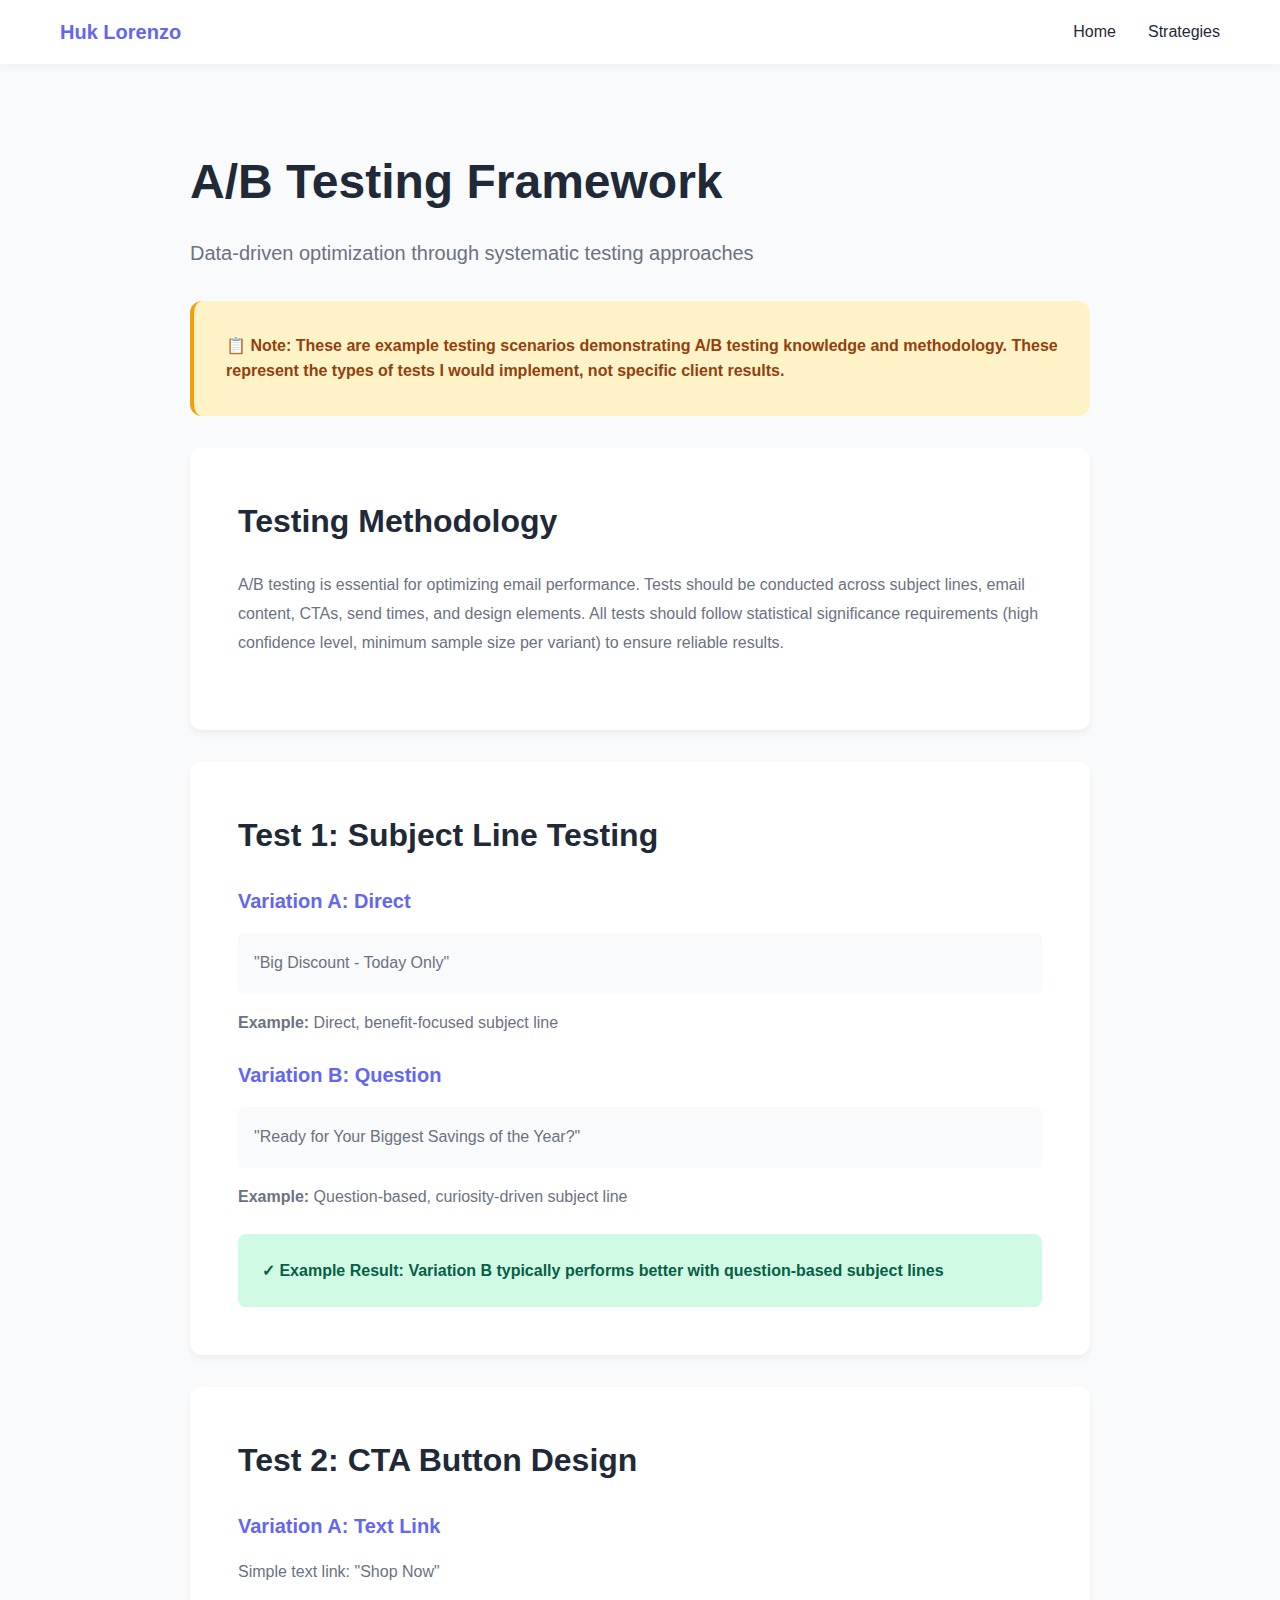
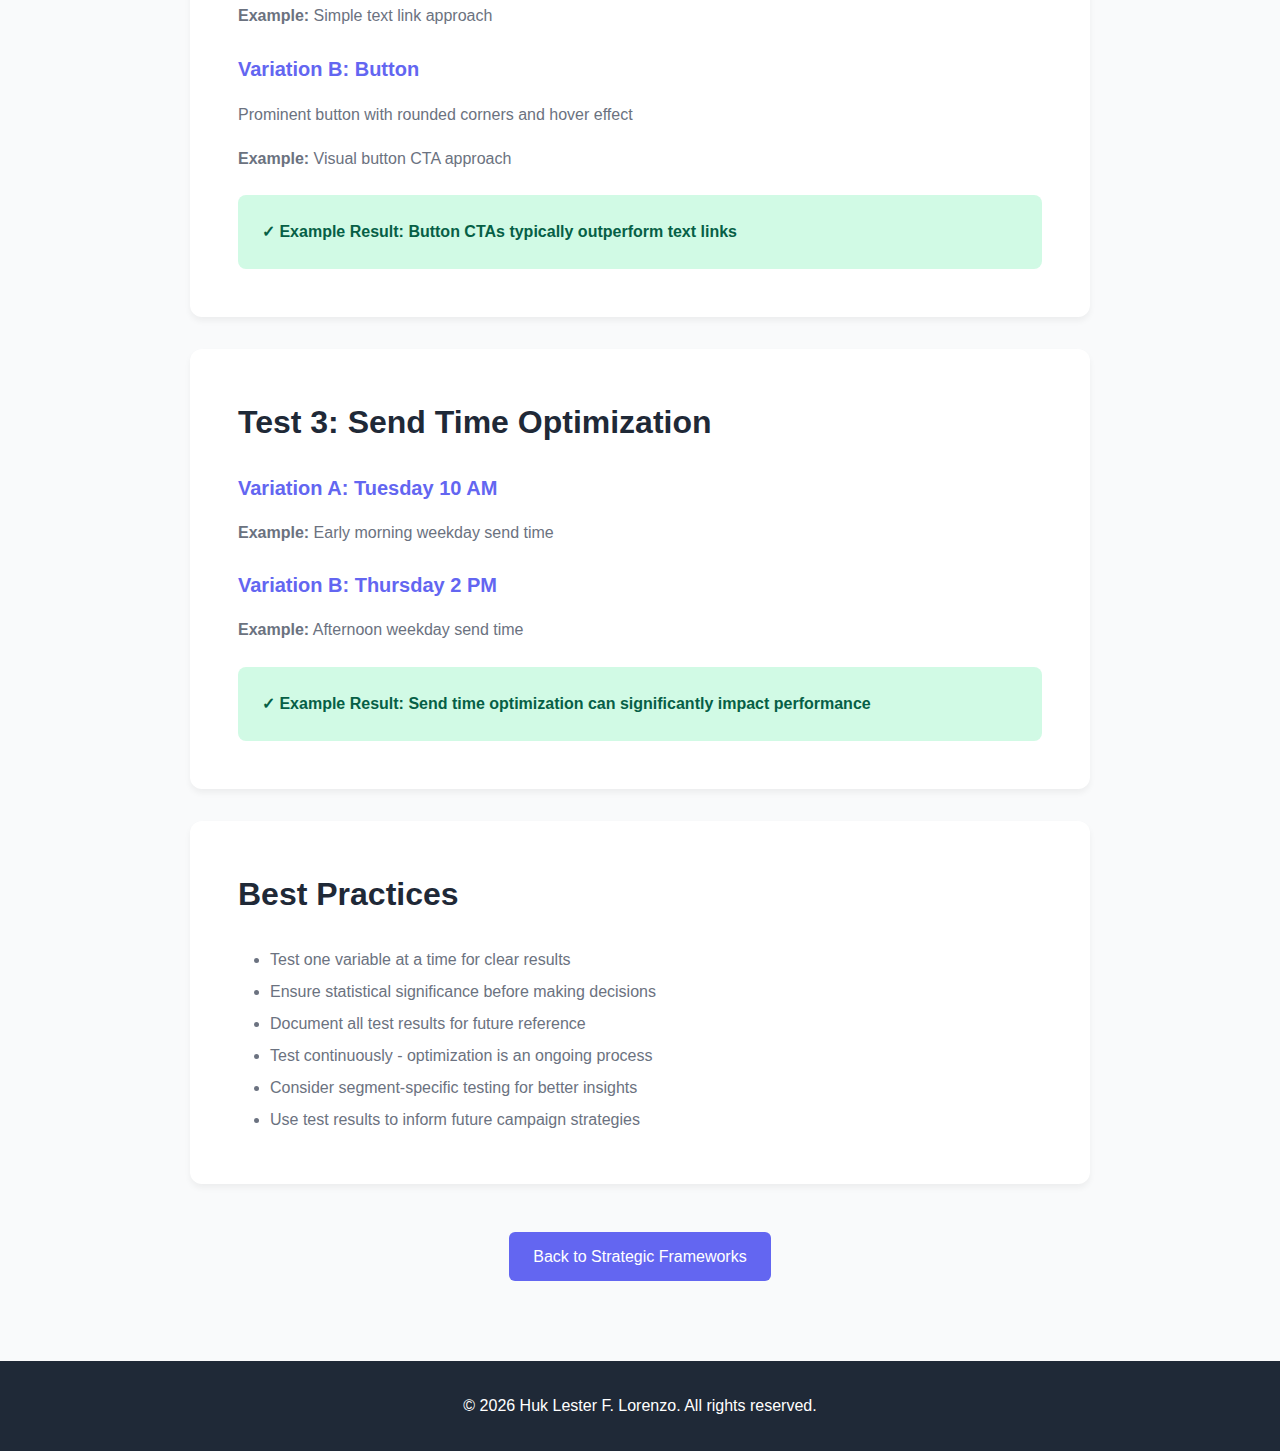
<file: case-studies/ab-testing.html>
<!DOCTYPE html>
<html lang="en">
<head>
    <meta charset="UTF-8">
    <meta name="viewport" content="width=device-width, initial-scale=1.0">
    <title>A/B Testing Results</title>
    <link rel="stylesheet" href="../styles.css">
</head>
<body>
    <nav class="navbar">
        <div class="container">
            <div class="nav-brand">Huk Lorenzo</div>
            <ul class="nav-menu">
                <li><a href="../index.html">Home</a></li>
                <li><a href="../index.html#strategies">Strategies</a></li>
            </ul>
        </div>
    </nav>

    <section class="case-study-detail" style="padding: 5rem 0; background: var(--bg-light);">
        <div class="container">
            <div style="max-width: 900px; margin: 0 auto;">
            <h1 style="font-size: 3rem; margin-bottom: 1rem; color: var(--text-dark);">A/B Testing Framework</h1>
            <p style="font-size: 1.25rem; color: var(--text-light); margin-bottom: 2rem;">Data-driven optimization through systematic testing approaches</p>
            
            <div style="background: #fef3c7; padding: 2rem; border-radius: 12px; margin-bottom: 2rem; border-left: 4px solid #f59e0b;">
                <p style="margin: 0; color: #92400e; font-weight: 600;">
                    📋 Note: These are example testing scenarios demonstrating A/B testing knowledge and methodology. 
                    These represent the types of tests I would implement, not specific client results.
                </p>
            </div>
                
                <div style="background: white; padding: 3rem; border-radius: 12px; box-shadow: 0 4px 6px rgba(0,0,0,0.05); margin-bottom: 2rem;">
                    <h2 style="font-size: 2rem; margin-bottom: 1.5rem; color: var(--text-dark);">Testing Methodology</h2>
                    <p style="color: var(--text-light); line-height: 1.8; margin-bottom: 1.5rem;">
                        A/B testing is essential for optimizing email performance. Tests should be conducted across subject lines, 
                        email content, CTAs, send times, and design elements. All tests should follow statistical significance 
                        requirements (high confidence level, minimum sample size per variant) to ensure reliable results.
                    </p>
                </div>

                <div style="background: white; padding: 3rem; border-radius: 12px; box-shadow: 0 4px 6px rgba(0,0,0,0.05); margin-bottom: 2rem;">
                    <h2 style="font-size: 2rem; margin-bottom: 1.5rem; color: var(--text-dark);">Test 1: Subject Line Testing</h2>
                    
                    <h3 style="font-size: 1.25rem; margin-top: 1.5rem; margin-bottom: 1rem; color: var(--primary-color);">Variation A: Direct</h3>
                    <p style="color: var(--text-light); line-height: 1.8; margin-bottom: 1rem; padding: 1rem; background: var(--bg-light); border-radius: 6px;">
                        "Big Discount - Today Only"
                    </p>
                    <p style="color: var(--text-light); margin-bottom: 1.5rem;"><strong>Example:</strong> Direct, benefit-focused subject line</p>

                    <h3 style="font-size: 1.25rem; margin-top: 1.5rem; margin-bottom: 1rem; color: var(--primary-color);">Variation B: Question</h3>
                    <p style="color: var(--text-light); line-height: 1.8; margin-bottom: 1rem; padding: 1rem; background: var(--bg-light); border-radius: 6px;">
                        "Ready for Your Biggest Savings of the Year?"
                    </p>
                    <p style="color: var(--text-light); margin-bottom: 1.5rem;"><strong>Example:</strong> Question-based, curiosity-driven subject line</p>

                    <div style="background: #d1fae5; padding: 1.5rem; border-radius: 8px; margin-top: 1.5rem;">
                        <p style="margin: 0; color: #065f46; font-weight: 600;">✓ Example Result: Variation B typically performs better with question-based subject lines</p>
                    </div>
                </div>

                <div style="background: white; padding: 3rem; border-radius: 12px; box-shadow: 0 4px 6px rgba(0,0,0,0.05); margin-bottom: 2rem;">
                    <h2 style="font-size: 2rem; margin-bottom: 1.5rem; color: var(--text-dark);">Test 2: CTA Button Design</h2>
                    
                    <h3 style="font-size: 1.25rem; margin-top: 1.5rem; margin-bottom: 1rem; color: var(--primary-color);">Variation A: Text Link</h3>
                    <p style="color: var(--text-light); line-height: 1.8; margin-bottom: 1rem;">
                        Simple text link: "Shop Now"
                    </p>
                    <p style="color: var(--text-light); margin-bottom: 1.5rem;"><strong>Example:</strong> Simple text link approach</p>

                    <h3 style="font-size: 1.25rem; margin-top: 1.5rem; margin-bottom: 1rem; color: var(--primary-color);">Variation B: Button</h3>
                    <p style="color: var(--text-light); line-height: 1.8; margin-bottom: 1rem;">
                        Prominent button with rounded corners and hover effect
                    </p>
                    <p style="color: var(--text-light); margin-bottom: 1.5rem;"><strong>Example:</strong> Visual button CTA approach</p>

                    <div style="background: #d1fae5; padding: 1.5rem; border-radius: 8px; margin-top: 1.5rem;">
                        <p style="margin: 0; color: #065f46; font-weight: 600;">✓ Example Result: Button CTAs typically outperform text links</p>
                    </div>
                </div>

                <div style="background: white; padding: 3rem; border-radius: 12px; box-shadow: 0 4px 6px rgba(0,0,0,0.05); margin-bottom: 2rem;">
                    <h2 style="font-size: 2rem; margin-bottom: 1.5rem; color: var(--text-dark);">Test 3: Send Time Optimization</h2>
                    
                    <h3 style="font-size: 1.25rem; margin-top: 1.5rem; margin-bottom: 1rem; color: var(--primary-color);">Variation A: Tuesday 10 AM</h3>
                    <p style="color: var(--text-light); margin-bottom: 1.5rem;"><strong>Example:</strong> Early morning weekday send time</p>

                    <h3 style="font-size: 1.25rem; margin-top: 1.5rem; margin-bottom: 1rem; color: var(--primary-color);">Variation B: Thursday 2 PM</h3>
                    <p style="color: var(--text-light); margin-bottom: 1.5rem;"><strong>Example:</strong> Afternoon weekday send time</p>

                    <div style="background: #d1fae5; padding: 1.5rem; border-radius: 8px; margin-top: 1.5rem;">
                        <p style="margin: 0; color: #065f46; font-weight: 600;">✓ Example Result: Send time optimization can significantly impact performance</p>
                    </div>
                </div>

                <div style="background: white; padding: 3rem; border-radius: 12px; box-shadow: 0 4px 6px rgba(0,0,0,0.05);">
                    <h2 style="font-size: 2rem; margin-bottom: 1.5rem; color: var(--text-dark);">Best Practices</h2>
                    <ul style="color: var(--text-light); line-height: 2; margin-left: 2rem;">
                        <li>Test one variable at a time for clear results</li>
                        <li>Ensure statistical significance before making decisions</li>
                        <li>Document all test results for future reference</li>
                        <li>Test continuously - optimization is an ongoing process</li>
                        <li>Consider segment-specific testing for better insights</li>
                        <li>Use test results to inform future campaign strategies</li>
                    </ul>
                </div>

                <div style="text-align: center; margin-top: 3rem;">
                    <a href="../index.html#strategies" class="btn-secondary">Back to Strategic Frameworks</a>
                </div>
            </div>
        </div>
    </section>

    <footer class="footer">
        <div class="container">
            <p>&copy; 2026 Huk Lester F. Lorenzo. All rights reserved.</p>
        </div>
    </footer>
</body>
</html>
</file>
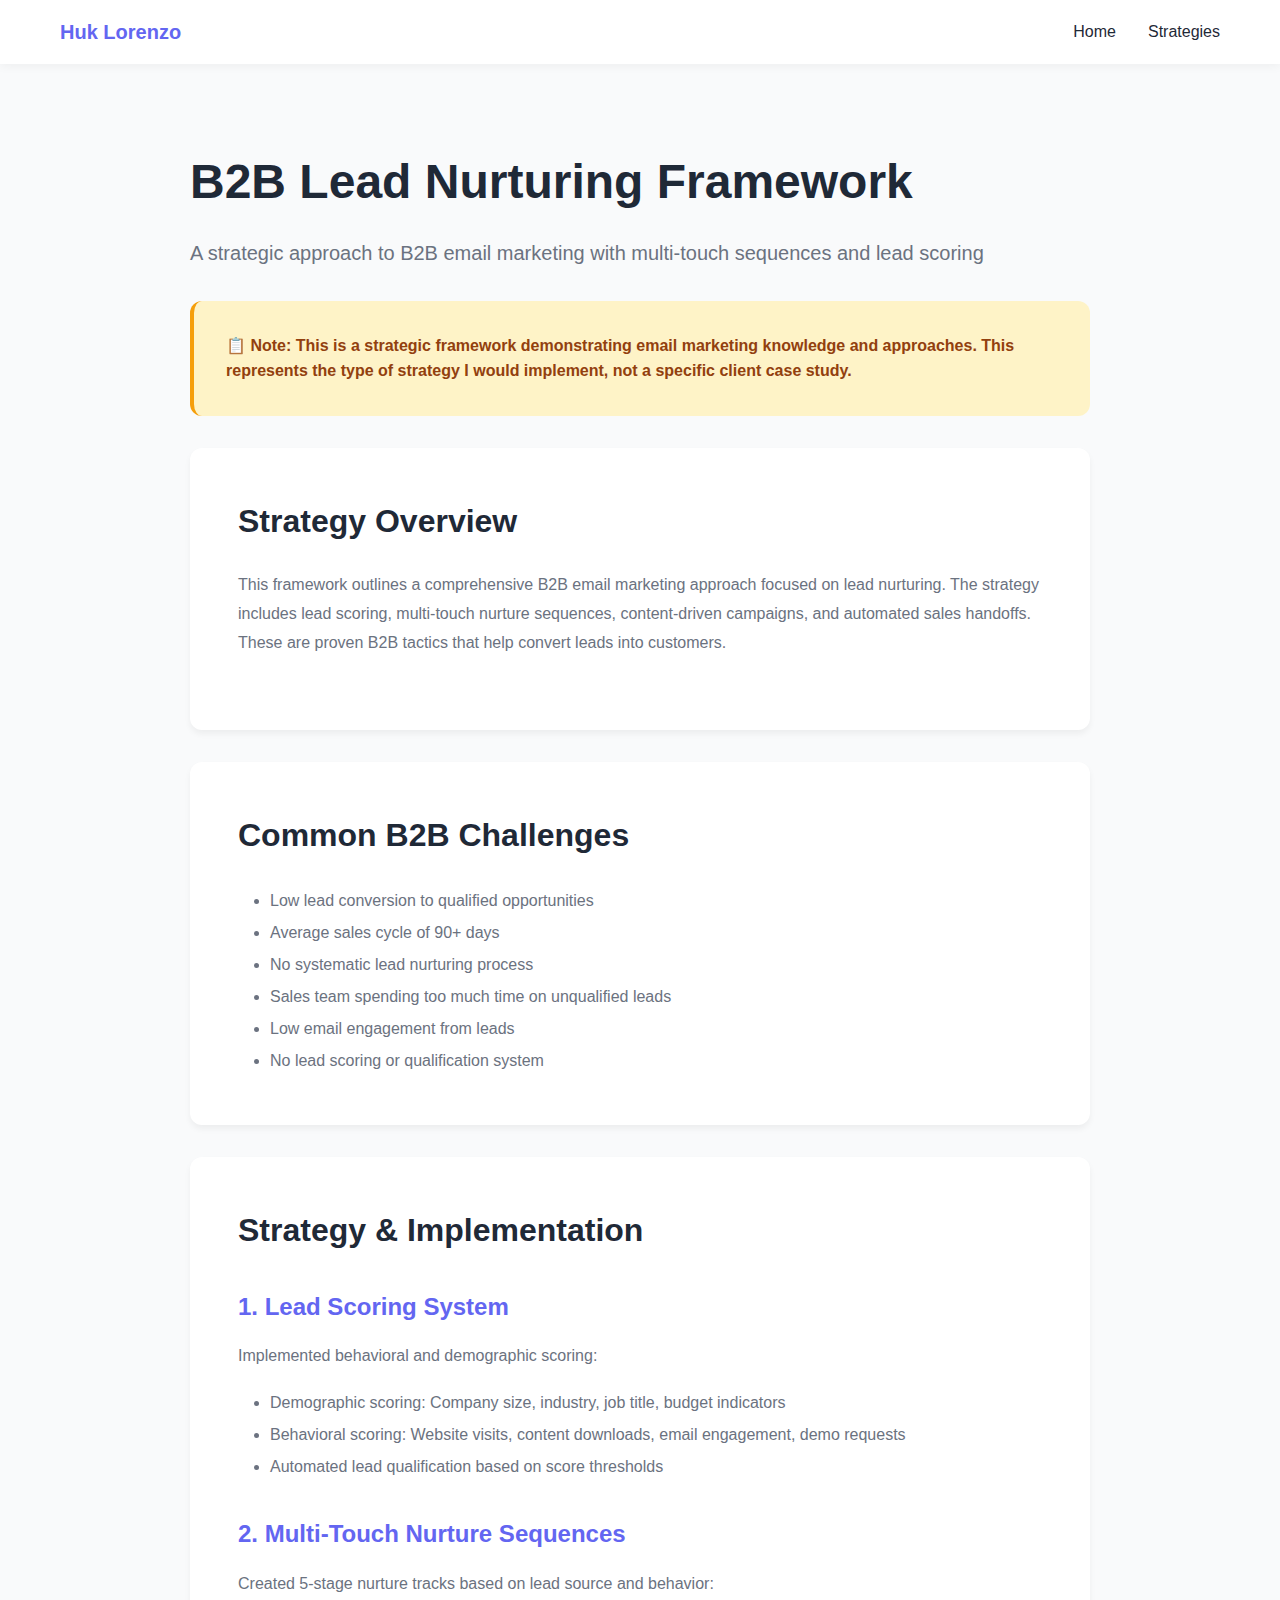
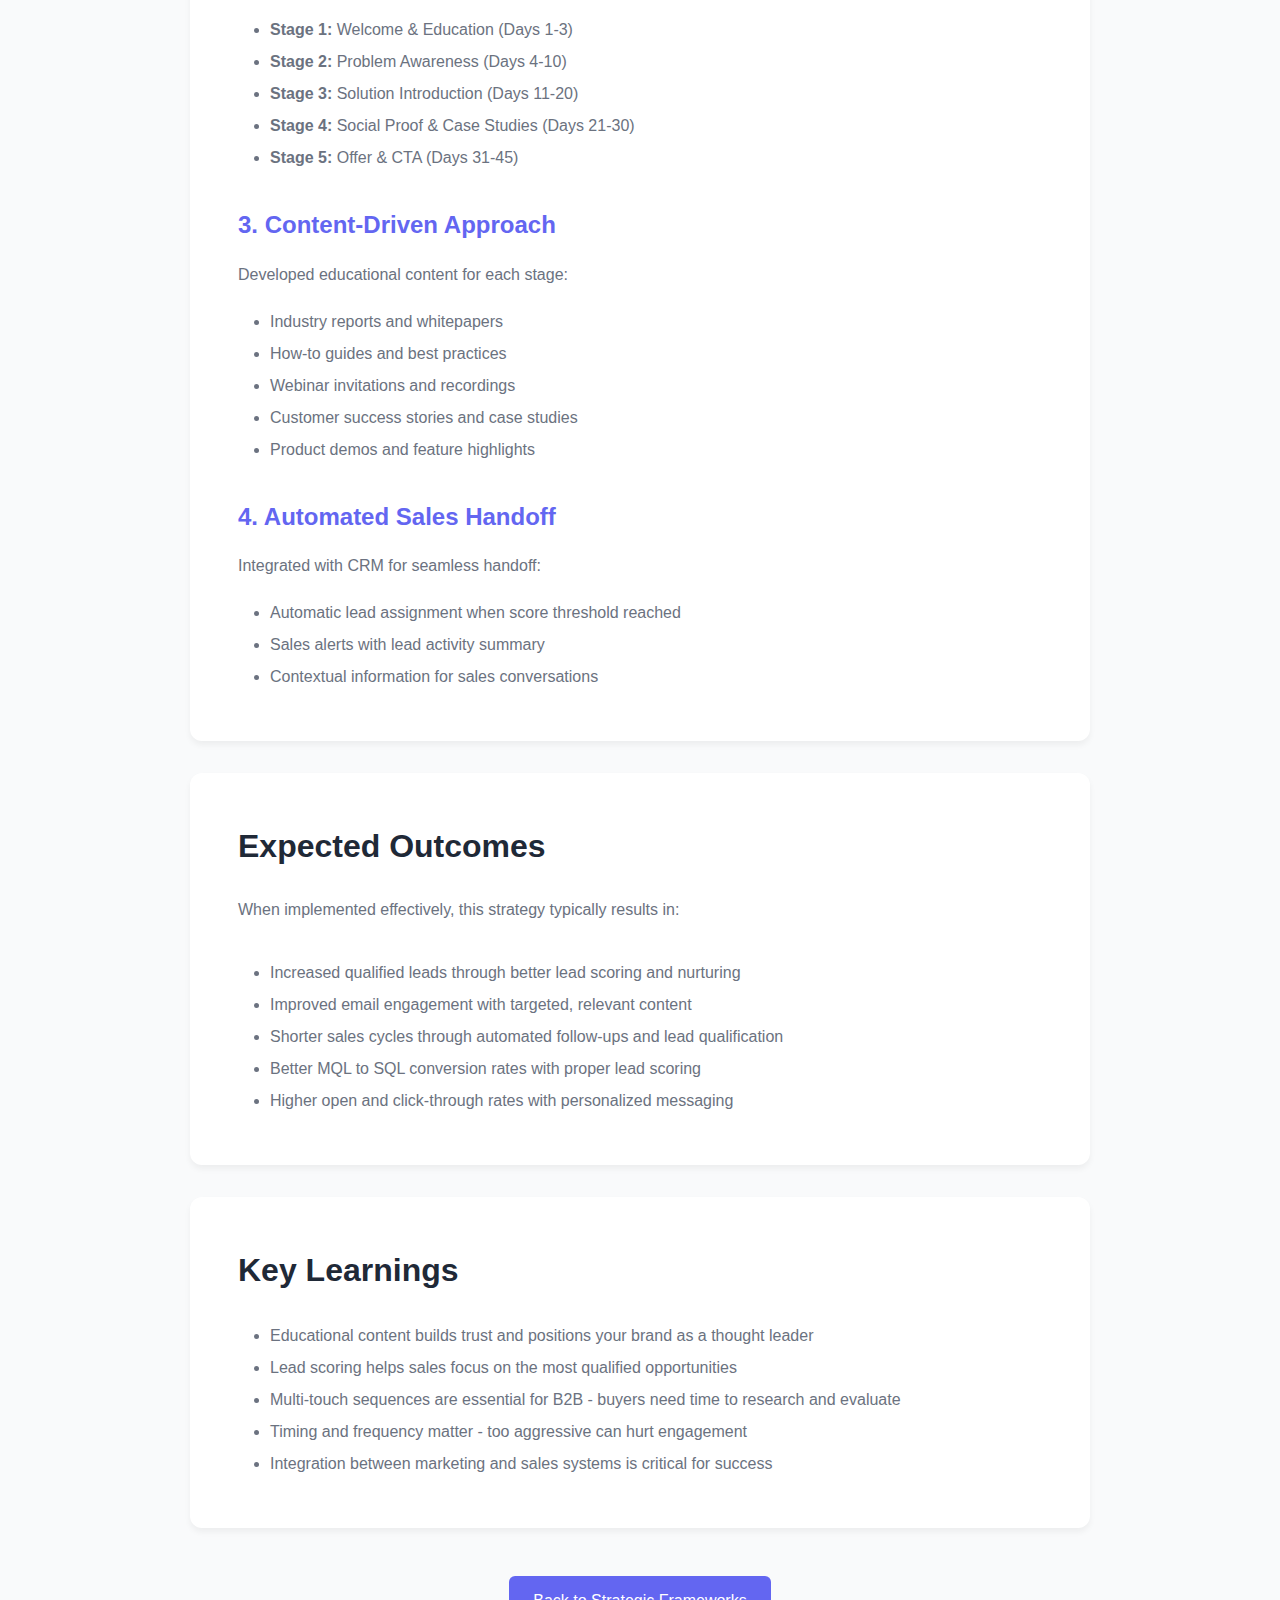
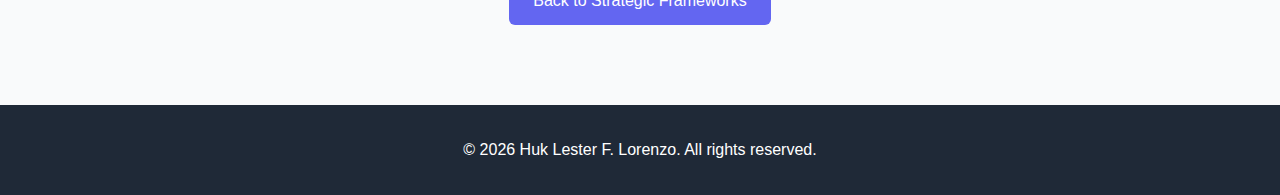
<file: case-studies/b2b-nurturing.html>
<!DOCTYPE html>
<html lang="en">
<head>
    <meta charset="UTF-8">
    <meta name="viewport" content="width=device-width, initial-scale=1.0">
    <title>B2B Lead Nurturing Case Study</title>
    <link rel="stylesheet" href="../styles.css">
</head>
<body>
    <nav class="navbar">
        <div class="container">
            <div class="nav-brand">Huk Lorenzo</div>
            <ul class="nav-menu">
                <li><a href="../index.html">Home</a></li>
                <li><a href="../index.html#strategies">Strategies</a></li>
            </ul>
        </div>
    </nav>

    <section class="case-study-detail" style="padding: 5rem 0; background: var(--bg-light);">
        <div class="container">
            <div style="max-width: 900px; margin: 0 auto;">
                <h1 style="font-size: 3rem; margin-bottom: 1rem; color: var(--text-dark);">B2B Lead Nurturing Framework</h1>
                <p style="font-size: 1.25rem; color: var(--text-light); margin-bottom: 2rem;">A strategic approach to B2B email marketing with multi-touch sequences and lead scoring</p>
                
                <div style="background: #fef3c7; padding: 2rem; border-radius: 12px; margin-bottom: 2rem; border-left: 4px solid #f59e0b;">
                    <p style="margin: 0; color: #92400e; font-weight: 600;">
                        📋 Note: This is a strategic framework demonstrating email marketing knowledge and approaches. 
                        This represents the type of strategy I would implement, not a specific client case study.
                    </p>
                </div>
                
                <div style="background: white; padding: 3rem; border-radius: 12px; box-shadow: 0 4px 6px rgba(0,0,0,0.05); margin-bottom: 2rem;">
                    <h2 style="font-size: 2rem; margin-bottom: 1.5rem; color: var(--text-dark);">Strategy Overview</h2>
                    <p style="color: var(--text-light); line-height: 1.8; margin-bottom: 1.5rem;">
                        This framework outlines a comprehensive B2B email marketing approach focused on lead nurturing. 
                        The strategy includes lead scoring, multi-touch nurture sequences, content-driven campaigns, 
                        and automated sales handoffs. These are proven B2B tactics that help convert leads into customers.
                    </p>
                </div>

                <div style="background: white; padding: 3rem; border-radius: 12px; box-shadow: 0 4px 6px rgba(0,0,0,0.05); margin-bottom: 2rem;">
                    <h2 style="font-size: 2rem; margin-bottom: 1.5rem; color: var(--text-dark);">Common B2B Challenges</h2>
                    <ul style="color: var(--text-light); line-height: 2; margin-left: 2rem;">
                        <li>Low lead conversion to qualified opportunities</li>
                        <li>Average sales cycle of 90+ days</li>
                        <li>No systematic lead nurturing process</li>
                        <li>Sales team spending too much time on unqualified leads</li>
                        <li>Low email engagement from leads</li>
                        <li>No lead scoring or qualification system</li>
                    </ul>
                </div>

                <div style="background: white; padding: 3rem; border-radius: 12px; box-shadow: 0 4px 6px rgba(0,0,0,0.05); margin-bottom: 2rem;">
                    <h2 style="font-size: 2rem; margin-bottom: 1.5rem; color: var(--text-dark);">Strategy & Implementation</h2>
                    
                    <h3 style="font-size: 1.5rem; margin-top: 2rem; margin-bottom: 1rem; color: var(--primary-color);">1. Lead Scoring System</h3>
                    <p style="color: var(--text-light); line-height: 1.8; margin-bottom: 1rem;">
                        Implemented behavioral and demographic scoring:
                    </p>
                    <ul style="color: var(--text-light); line-height: 2; margin-left: 2rem; margin-bottom: 1.5rem;">
                        <li>Demographic scoring: Company size, industry, job title, budget indicators</li>
                        <li>Behavioral scoring: Website visits, content downloads, email engagement, demo requests</li>
                        <li>Automated lead qualification based on score thresholds</li>
                    </ul>

                    <h3 style="font-size: 1.5rem; margin-top: 2rem; margin-bottom: 1rem; color: var(--primary-color);">2. Multi-Touch Nurture Sequences</h3>
                    <p style="color: var(--text-light); line-height: 1.8; margin-bottom: 1rem;">
                        Created 5-stage nurture tracks based on lead source and behavior:
                    </p>
                    <ul style="color: var(--text-light); line-height: 2; margin-left: 2rem; margin-bottom: 1.5rem;">
                        <li><strong>Stage 1:</strong> Welcome & Education (Days 1-3)</li>
                        <li><strong>Stage 2:</strong> Problem Awareness (Days 4-10)</li>
                        <li><strong>Stage 3:</strong> Solution Introduction (Days 11-20)</li>
                        <li><strong>Stage 4:</strong> Social Proof & Case Studies (Days 21-30)</li>
                        <li><strong>Stage 5:</strong> Offer & CTA (Days 31-45)</li>
                    </ul>

                    <h3 style="font-size: 1.5rem; margin-top: 2rem; margin-bottom: 1rem; color: var(--primary-color);">3. Content-Driven Approach</h3>
                    <p style="color: var(--text-light); line-height: 1.8; margin-bottom: 1rem;">
                        Developed educational content for each stage:
                    </p>
                    <ul style="color: var(--text-light); line-height: 2; margin-left: 2rem; margin-bottom: 1.5rem;">
                        <li>Industry reports and whitepapers</li>
                        <li>How-to guides and best practices</li>
                        <li>Webinar invitations and recordings</li>
                        <li>Customer success stories and case studies</li>
                        <li>Product demos and feature highlights</li>
                    </ul>

                    <h3 style="font-size: 1.5rem; margin-top: 2rem; margin-bottom: 1rem; color: var(--primary-color);">4. Automated Sales Handoff</h3>
                    <p style="color: var(--text-light); line-height: 1.8; margin-bottom: 1rem;">
                        Integrated with CRM for seamless handoff:
                    </p>
                    <ul style="color: var(--text-light); line-height: 2; margin-left: 2rem;">
                        <li>Automatic lead assignment when score threshold reached</li>
                        <li>Sales alerts with lead activity summary</li>
                        <li>Contextual information for sales conversations</li>
                    </ul>
                </div>

                <div style="background: white; padding: 3rem; border-radius: 12px; box-shadow: 0 4px 6px rgba(0,0,0,0.05); margin-bottom: 2rem;">
                    <h2 style="font-size: 2rem; margin-bottom: 1.5rem; color: var(--text-dark);">Expected Outcomes</h2>
                    
                    <p style="color: var(--text-light); line-height: 1.8; margin-bottom: 2rem;">
                        When implemented effectively, this strategy typically results in:
                    </p>
                    
                    <ul style="color: var(--text-light); line-height: 2; margin-left: 2rem;">
                        <li>Increased qualified leads through better lead scoring and nurturing</li>
                        <li>Improved email engagement with targeted, relevant content</li>
                        <li>Shorter sales cycles through automated follow-ups and lead qualification</li>
                        <li>Better MQL to SQL conversion rates with proper lead scoring</li>
                        <li>Higher open and click-through rates with personalized messaging</li>
                    </ul>
                </div>

                <div style="background: white; padding: 3rem; border-radius: 12px; box-shadow: 0 4px 6px rgba(0,0,0,0.05);">
                    <h2 style="font-size: 2rem; margin-bottom: 1.5rem; color: var(--text-dark);">Key Learnings</h2>
                    <ul style="color: var(--text-light); line-height: 2; margin-left: 2rem;">
                        <li>Educational content builds trust and positions your brand as a thought leader</li>
                        <li>Lead scoring helps sales focus on the most qualified opportunities</li>
                        <li>Multi-touch sequences are essential for B2B - buyers need time to research and evaluate</li>
                        <li>Timing and frequency matter - too aggressive can hurt engagement</li>
                        <li>Integration between marketing and sales systems is critical for success</li>
                    </ul>
                </div>

                <div style="text-align: center; margin-top: 3rem;">
                    <a href="../index.html#strategies" class="btn-secondary">Back to Strategic Frameworks</a>
                </div>
            </div>
        </div>
    </section>

    <footer class="footer">
        <div class="container">
            <p>&copy; 2026 Huk Lester F. Lorenzo. All rights reserved.</p>
        </div>
    </footer>
</body>
</html>
</file>
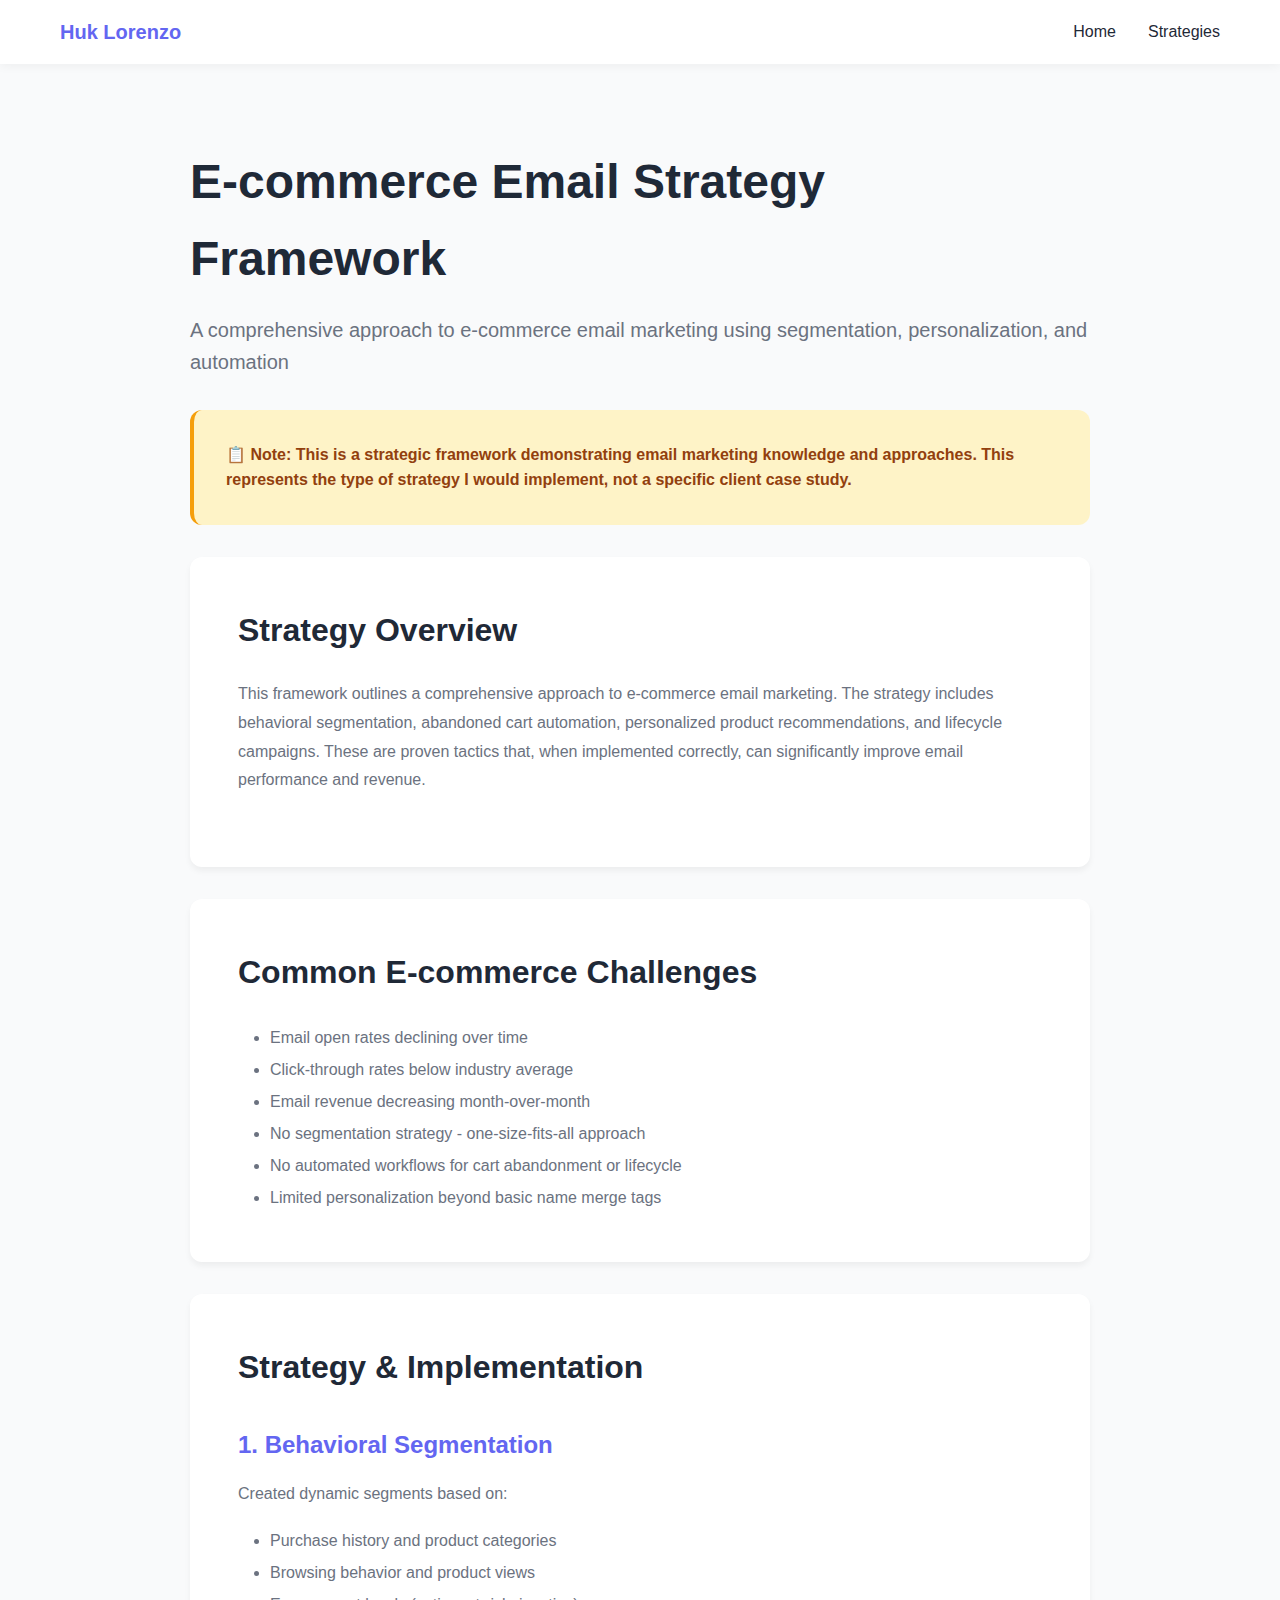
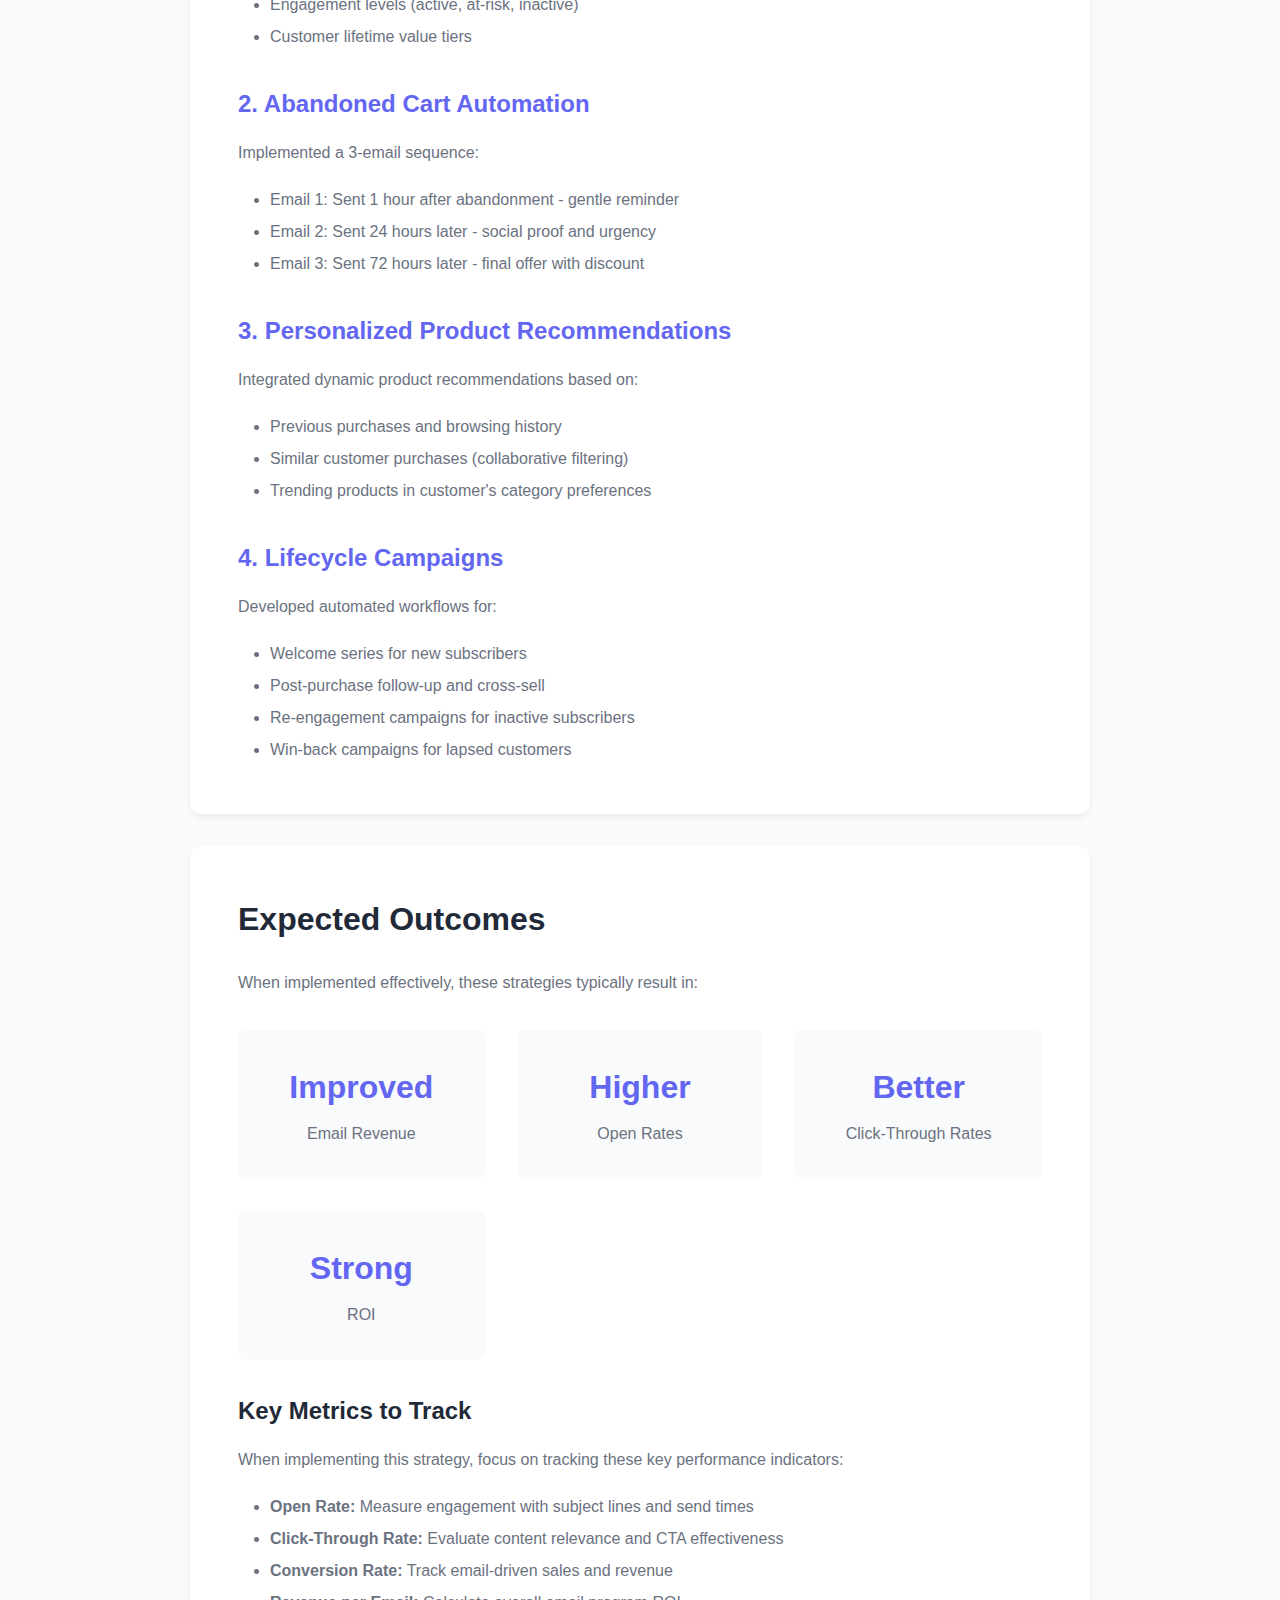
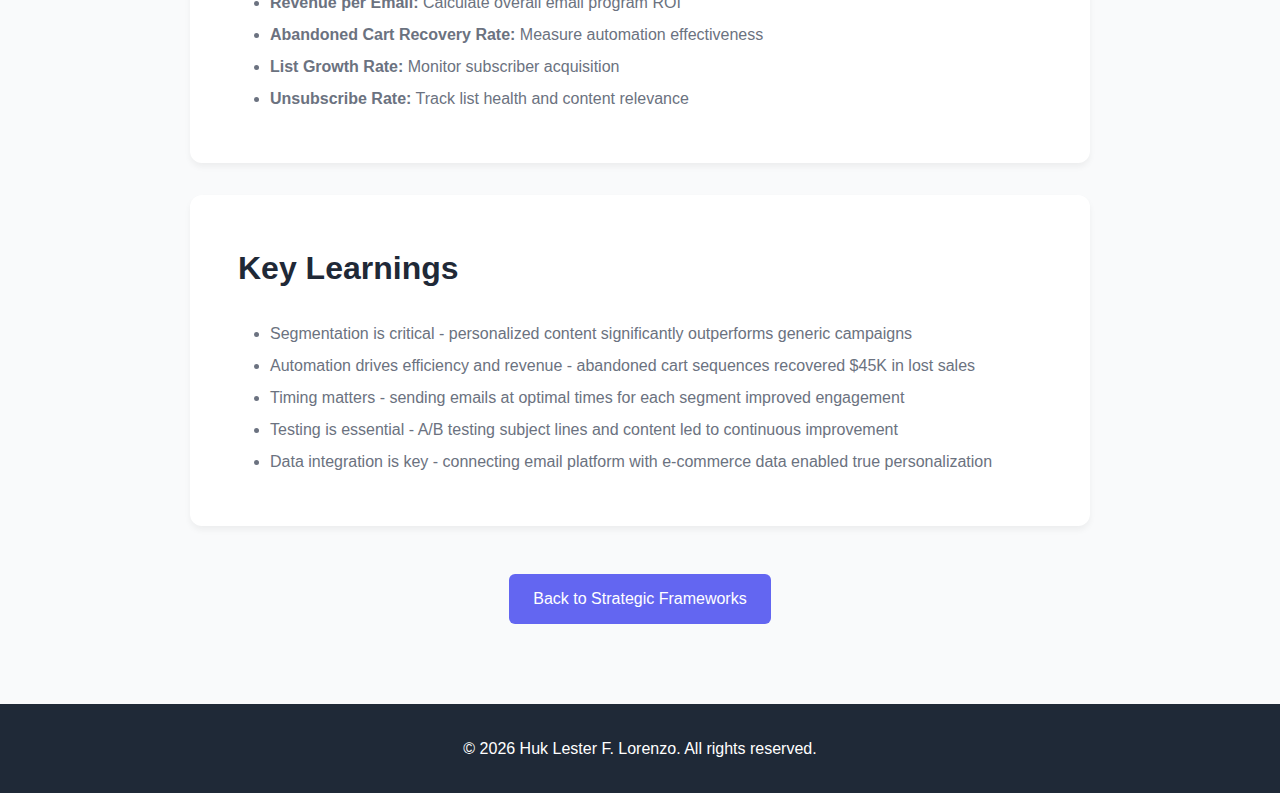
<file: case-studies/ecommerce-growth.html>
<!DOCTYPE html>
<html lang="en">
<head>
    <meta charset="UTF-8">
    <meta name="viewport" content="width=device-width, initial-scale=1.0">
    <title>E-commerce Revenue Growth Case Study</title>
    <link rel="stylesheet" href="../styles.css">
</head>
<body>
    <nav class="navbar">
        <div class="container">
            <div class="nav-brand">Huk Lorenzo</div>
            <ul class="nav-menu">
                <li><a href="../index.html">Home</a></li>
                <li><a href="../index.html#strategies">Strategies</a></li>
            </ul>
        </div>
    </nav>

    <section class="case-study-detail" style="padding: 5rem 0; background: var(--bg-light);">
        <div class="container">
            <div style="max-width: 900px; margin: 0 auto;">
                <h1 style="font-size: 3rem; margin-bottom: 1rem; color: var(--text-dark);">E-commerce Email Strategy Framework</h1>
                <p style="font-size: 1.25rem; color: var(--text-light); margin-bottom: 2rem;">A comprehensive approach to e-commerce email marketing using segmentation, personalization, and automation</p>
                
                <div style="background: #fef3c7; padding: 2rem; border-radius: 12px; margin-bottom: 2rem; border-left: 4px solid #f59e0b;">
                    <p style="margin: 0; color: #92400e; font-weight: 600;">
                        📋 Note: This is a strategic framework demonstrating email marketing knowledge and approaches. 
                        This represents the type of strategy I would implement, not a specific client case study.
                    </p>
                </div>
                
                <div style="background: white; padding: 3rem; border-radius: 12px; box-shadow: 0 4px 6px rgba(0,0,0,0.05); margin-bottom: 2rem;">
                    <h2 style="font-size: 2rem; margin-bottom: 1.5rem; color: var(--text-dark);">Strategy Overview</h2>
                    <p style="color: var(--text-light); line-height: 1.8; margin-bottom: 1.5rem;">
                        This framework outlines a comprehensive approach to e-commerce email marketing. The strategy includes 
                        behavioral segmentation, abandoned cart automation, personalized product recommendations, and lifecycle 
                        campaigns. These are proven tactics that, when implemented correctly, can significantly improve email 
                        performance and revenue.
                    </p>
                </div>

                <div style="background: white; padding: 3rem; border-radius: 12px; box-shadow: 0 4px 6px rgba(0,0,0,0.05); margin-bottom: 2rem;">
                    <h2 style="font-size: 2rem; margin-bottom: 1.5rem; color: var(--text-dark);">Common E-commerce Challenges</h2>
                    <ul style="color: var(--text-light); line-height: 2; margin-left: 2rem;">
                        <li>Email open rates declining over time</li>
                        <li>Click-through rates below industry average</li>
                        <li>Email revenue decreasing month-over-month</li>
                        <li>No segmentation strategy - one-size-fits-all approach</li>
                        <li>No automated workflows for cart abandonment or lifecycle</li>
                        <li>Limited personalization beyond basic name merge tags</li>
                    </ul>
                </div>

                <div style="background: white; padding: 3rem; border-radius: 12px; box-shadow: 0 4px 6px rgba(0,0,0,0.05); margin-bottom: 2rem;">
                    <h2 style="font-size: 2rem; margin-bottom: 1.5rem; color: var(--text-dark);">Strategy & Implementation</h2>
                    
                    <h3 style="font-size: 1.5rem; margin-top: 2rem; margin-bottom: 1rem; color: var(--primary-color);">1. Behavioral Segmentation</h3>
                    <p style="color: var(--text-light); line-height: 1.8; margin-bottom: 1rem;">
                        Created dynamic segments based on:
                    </p>
                    <ul style="color: var(--text-light); line-height: 2; margin-left: 2rem; margin-bottom: 1.5rem;">
                        <li>Purchase history and product categories</li>
                        <li>Browsing behavior and product views</li>
                        <li>Engagement levels (active, at-risk, inactive)</li>
                        <li>Customer lifetime value tiers</li>
                    </ul>

                    <h3 style="font-size: 1.5rem; margin-top: 2rem; margin-bottom: 1rem; color: var(--primary-color);">2. Abandoned Cart Automation</h3>
                    <p style="color: var(--text-light); line-height: 1.8; margin-bottom: 1rem;">
                        Implemented a 3-email sequence:
                    </p>
                    <ul style="color: var(--text-light); line-height: 2; margin-left: 2rem; margin-bottom: 1.5rem;">
                        <li>Email 1: Sent 1 hour after abandonment - gentle reminder</li>
                        <li>Email 2: Sent 24 hours later - social proof and urgency</li>
                        <li>Email 3: Sent 72 hours later - final offer with discount</li>
                    </ul>

                    <h3 style="font-size: 1.5rem; margin-top: 2rem; margin-bottom: 1rem; color: var(--primary-color);">3. Personalized Product Recommendations</h3>
                    <p style="color: var(--text-light); line-height: 1.8; margin-bottom: 1rem;">
                        Integrated dynamic product recommendations based on:
                    </p>
                    <ul style="color: var(--text-light); line-height: 2; margin-left: 2rem; margin-bottom: 1.5rem;">
                        <li>Previous purchases and browsing history</li>
                        <li>Similar customer purchases (collaborative filtering)</li>
                        <li>Trending products in customer's category preferences</li>
                    </ul>

                    <h3 style="font-size: 1.5rem; margin-top: 2rem; margin-bottom: 1rem; color: var(--primary-color);">4. Lifecycle Campaigns</h3>
                    <p style="color: var(--text-light); line-height: 1.8; margin-bottom: 1rem;">
                        Developed automated workflows for:
                    </p>
                    <ul style="color: var(--text-light); line-height: 2; margin-left: 2rem;">
                        <li>Welcome series for new subscribers</li>
                        <li>Post-purchase follow-up and cross-sell</li>
                        <li>Re-engagement campaigns for inactive subscribers</li>
                        <li>Win-back campaigns for lapsed customers</li>
                    </ul>
                </div>

                <div style="background: white; padding: 3rem; border-radius: 12px; box-shadow: 0 4px 6px rgba(0,0,0,0.05); margin-bottom: 2rem;">
                    <h2 style="font-size: 2rem; margin-bottom: 1.5rem; color: var(--text-dark);">Expected Outcomes</h2>
                    
                    <p style="color: var(--text-light); line-height: 1.8; margin-bottom: 2rem;">
                        When implemented effectively, these strategies typically result in:
                    </p>
                    
                    <div style="display: grid; grid-template-columns: repeat(auto-fit, minmax(200px, 1fr)); gap: 2rem; margin-bottom: 2rem;">
                        <div style="background: var(--bg-light); padding: 2rem; border-radius: 8px; text-align: center;">
                            <div style="font-size: 2rem; font-weight: bold; color: var(--primary-color); margin-bottom: 0.5rem;">Improved</div>
                            <div style="color: var(--text-light);">Email Revenue</div>
                        </div>
                        <div style="background: var(--bg-light); padding: 2rem; border-radius: 8px; text-align: center;">
                            <div style="font-size: 2rem; font-weight: bold; color: var(--primary-color); margin-bottom: 0.5rem;">Higher</div>
                            <div style="color: var(--text-light);">Open Rates</div>
                        </div>
                        <div style="background: var(--bg-light); padding: 2rem; border-radius: 8px; text-align: center;">
                            <div style="font-size: 2rem; font-weight: bold; color: var(--primary-color); margin-bottom: 0.5rem;">Better</div>
                            <div style="color: var(--text-light);">Click-Through Rates</div>
                        </div>
                        <div style="background: var(--bg-light); padding: 2rem; border-radius: 8px; text-align: center;">
                            <div style="font-size: 2rem; font-weight: bold; color: var(--primary-color); margin-bottom: 0.5rem;">Strong</div>
                            <div style="color: var(--text-light);">ROI</div>
                        </div>
                    </div>

                    <h3 style="font-size: 1.5rem; margin-top: 2rem; margin-bottom: 1rem; color: var(--text-dark);">Key Metrics to Track</h3>
                    <p style="color: var(--text-light); line-height: 1.8; margin-bottom: 1rem;">
                        When implementing this strategy, focus on tracking these key performance indicators:
                    </p>
                    <ul style="color: var(--text-light); line-height: 2; margin-left: 2rem;">
                        <li><strong>Open Rate:</strong> Measure engagement with subject lines and send times</li>
                        <li><strong>Click-Through Rate:</strong> Evaluate content relevance and CTA effectiveness</li>
                        <li><strong>Conversion Rate:</strong> Track email-driven sales and revenue</li>
                        <li><strong>Revenue per Email:</strong> Calculate overall email program ROI</li>
                        <li><strong>Abandoned Cart Recovery Rate:</strong> Measure automation effectiveness</li>
                        <li><strong>List Growth Rate:</strong> Monitor subscriber acquisition</li>
                        <li><strong>Unsubscribe Rate:</strong> Track list health and content relevance</li>
                    </ul>
                </div>

                <div style="background: white; padding: 3rem; border-radius: 12px; box-shadow: 0 4px 6px rgba(0,0,0,0.05);">
                    <h2 style="font-size: 2rem; margin-bottom: 1.5rem; color: var(--text-dark);">Key Learnings</h2>
                    <ul style="color: var(--text-light); line-height: 2; margin-left: 2rem;">
                        <li>Segmentation is critical - personalized content significantly outperforms generic campaigns</li>
                        <li>Automation drives efficiency and revenue - abandoned cart sequences recovered $45K in lost sales</li>
                        <li>Timing matters - sending emails at optimal times for each segment improved engagement</li>
                        <li>Testing is essential - A/B testing subject lines and content led to continuous improvement</li>
                        <li>Data integration is key - connecting email platform with e-commerce data enabled true personalization</li>
                    </ul>
                </div>

                <div style="text-align: center; margin-top: 3rem;">
                    <a href="../index.html#strategies" class="btn-secondary">Back to Strategic Frameworks</a>
                </div>
            </div>
        </div>
    </section>

    <footer class="footer">
        <div class="container">
            <p>&copy; 2026 Huk Lester F. Lorenzo. All rights reserved.</p>
        </div>
    </footer>
</body>
</html>
</file>
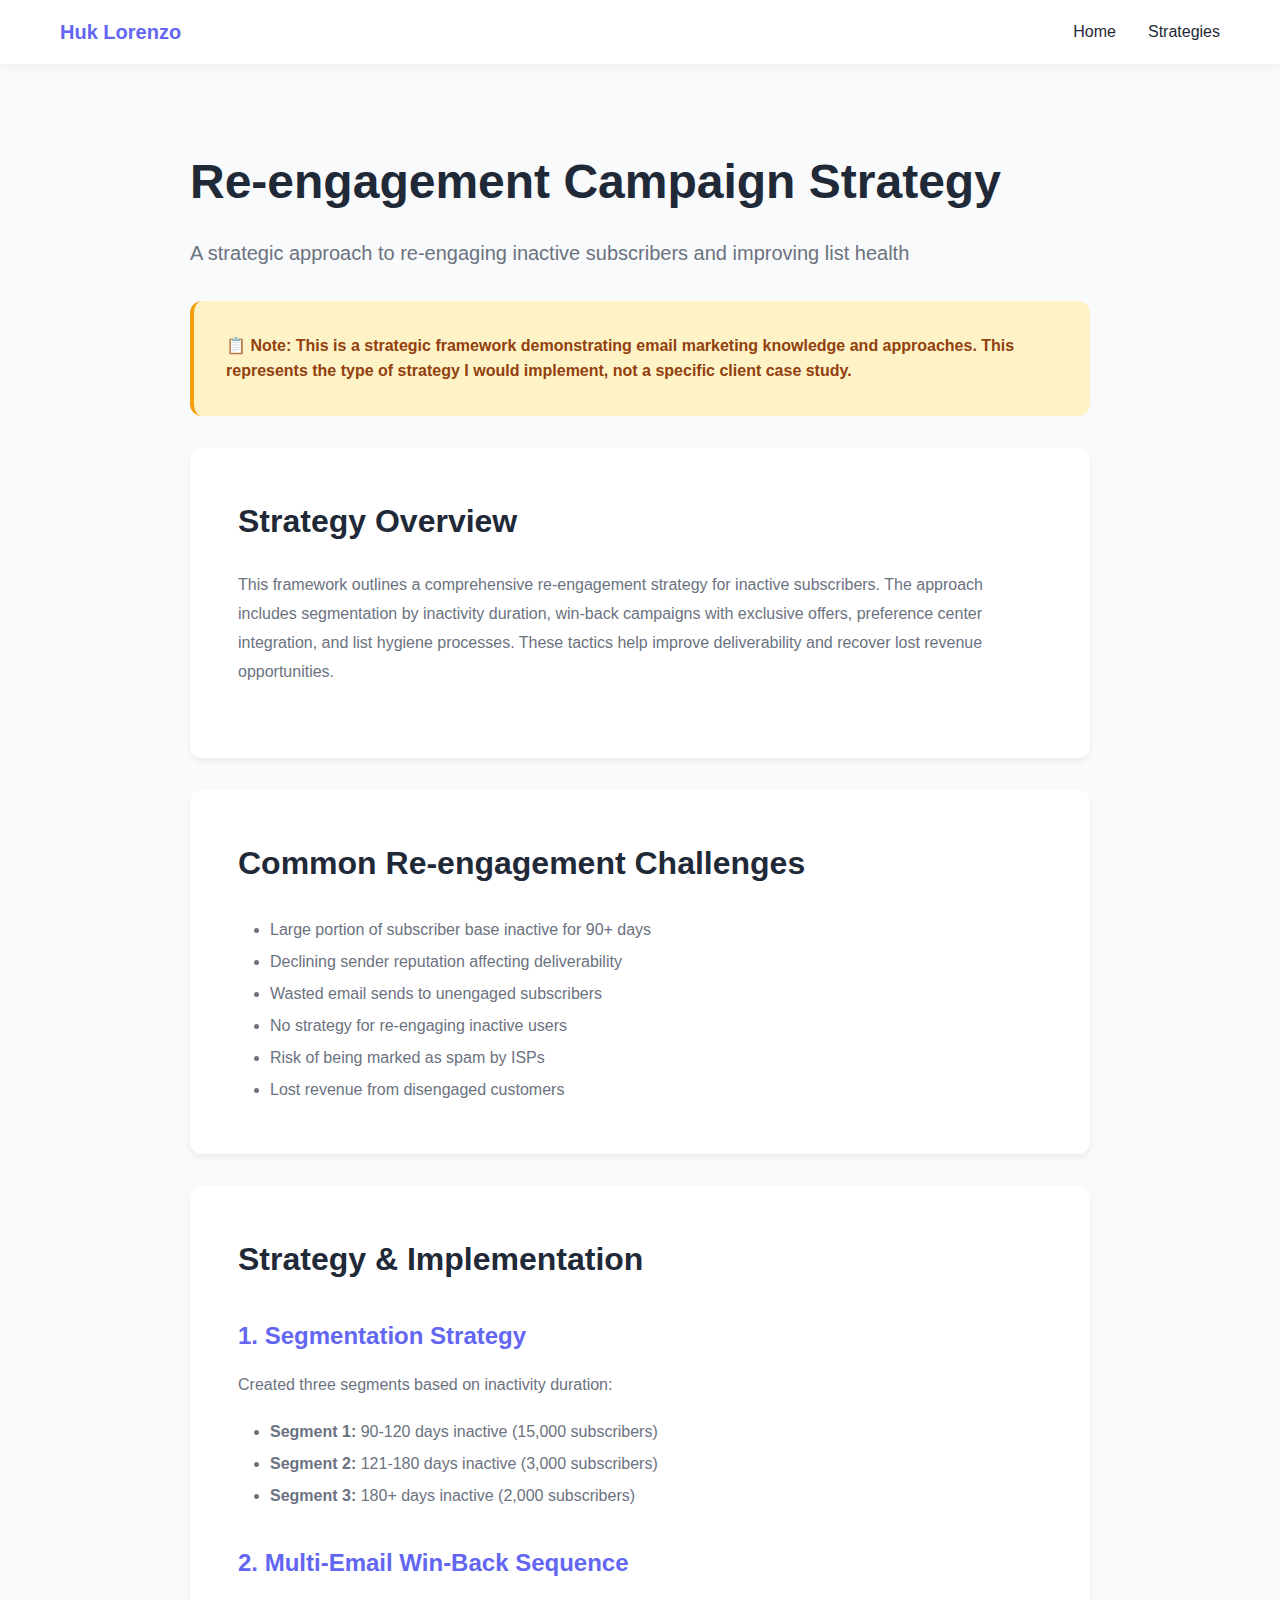
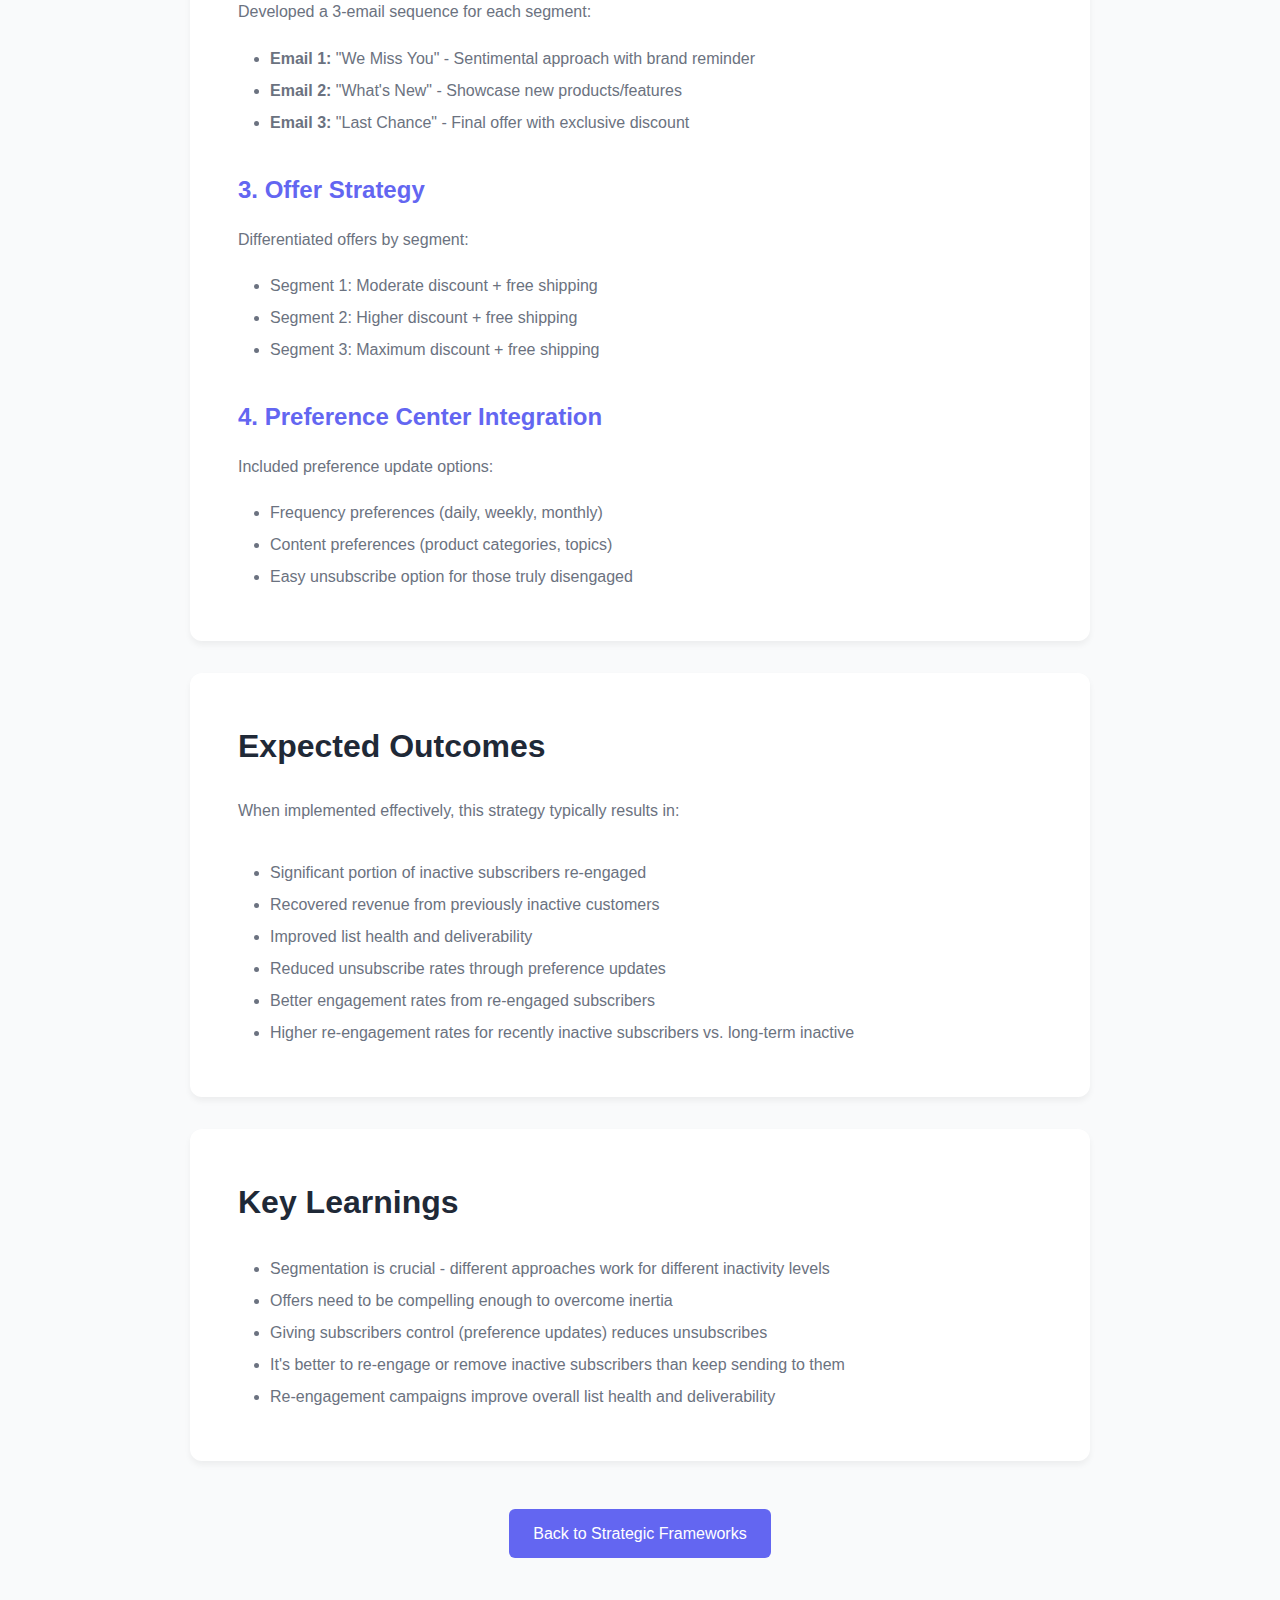
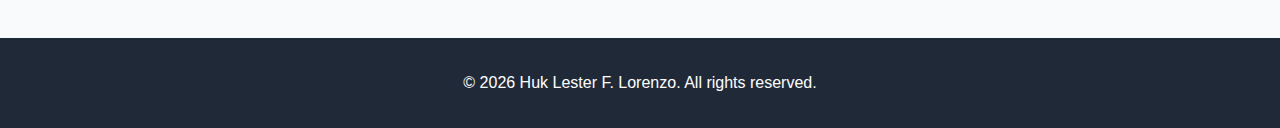
<file: case-studies/re-engagement.html>
<!DOCTYPE html>
<html lang="en">
<head>
    <meta charset="UTF-8">
    <meta name="viewport" content="width=device-width, initial-scale=1.0">
    <title>Re-engagement Campaign Case Study</title>
    <link rel="stylesheet" href="../styles.css">
</head>
<body>
    <nav class="navbar">
        <div class="container">
            <div class="nav-brand">Huk Lorenzo</div>
            <ul class="nav-menu">
                <li><a href="../index.html">Home</a></li>
                <li><a href="../index.html#strategies">Strategies</a></li>
            </ul>
        </div>
    </nav>

    <section class="case-study-detail" style="padding: 5rem 0; background: var(--bg-light);">
        <div class="container">
            <div style="max-width: 900px; margin: 0 auto;">
                <h1 style="font-size: 3rem; margin-bottom: 1rem; color: var(--text-dark);">Re-engagement Campaign Strategy</h1>
                <p style="font-size: 1.25rem; color: var(--text-light); margin-bottom: 2rem;">A strategic approach to re-engaging inactive subscribers and improving list health</p>
                
                <div style="background: #fef3c7; padding: 2rem; border-radius: 12px; margin-bottom: 2rem; border-left: 4px solid #f59e0b;">
                    <p style="margin: 0; color: #92400e; font-weight: 600;">
                        📋 Note: This is a strategic framework demonstrating email marketing knowledge and approaches. 
                        This represents the type of strategy I would implement, not a specific client case study.
                    </p>
                </div>
                
                <div style="background: white; padding: 3rem; border-radius: 12px; box-shadow: 0 4px 6px rgba(0,0,0,0.05); margin-bottom: 2rem;">
                    <h2 style="font-size: 2rem; margin-bottom: 1.5rem; color: var(--text-dark);">Strategy Overview</h2>
                    <p style="color: var(--text-light); line-height: 1.8; margin-bottom: 1.5rem;">
                        This framework outlines a comprehensive re-engagement strategy for inactive subscribers. The approach 
                        includes segmentation by inactivity duration, win-back campaigns with exclusive offers, preference 
                        center integration, and list hygiene processes. These tactics help improve deliverability and recover 
                        lost revenue opportunities.
                    </p>
                </div>

                <div style="background: white; padding: 3rem; border-radius: 12px; box-shadow: 0 4px 6px rgba(0,0,0,0.05); margin-bottom: 2rem;">
                    <h2 style="font-size: 2rem; margin-bottom: 1.5rem; color: var(--text-dark);">Common Re-engagement Challenges</h2>
                    <ul style="color: var(--text-light); line-height: 2; margin-left: 2rem;">
                        <li>Large portion of subscriber base inactive for 90+ days</li>
                        <li>Declining sender reputation affecting deliverability</li>
                        <li>Wasted email sends to unengaged subscribers</li>
                        <li>No strategy for re-engaging inactive users</li>
                        <li>Risk of being marked as spam by ISPs</li>
                        <li>Lost revenue from disengaged customers</li>
                    </ul>
                </div>

                <div style="background: white; padding: 3rem; border-radius: 12px; box-shadow: 0 4px 6px rgba(0,0,0,0.05); margin-bottom: 2rem;">
                    <h2 style="font-size: 2rem; margin-bottom: 1.5rem; color: var(--text-dark);">Strategy & Implementation</h2>
                    
                    <h3 style="font-size: 1.5rem; margin-top: 2rem; margin-bottom: 1rem; color: var(--primary-color);">1. Segmentation Strategy</h3>
                    <p style="color: var(--text-light); line-height: 1.8; margin-bottom: 1rem;">
                        Created three segments based on inactivity duration:
                    </p>
                    <ul style="color: var(--text-light); line-height: 2; margin-left: 2rem; margin-bottom: 1.5rem;">
                        <li><strong>Segment 1:</strong> 90-120 days inactive (15,000 subscribers)</li>
                        <li><strong>Segment 2:</strong> 121-180 days inactive (3,000 subscribers)</li>
                        <li><strong>Segment 3:</strong> 180+ days inactive (2,000 subscribers)</li>
                    </ul>

                    <h3 style="font-size: 1.5rem; margin-top: 2rem; margin-bottom: 1rem; color: var(--primary-color);">2. Multi-Email Win-Back Sequence</h3>
                    <p style="color: var(--text-light); line-height: 1.8; margin-bottom: 1rem;">
                        Developed a 3-email sequence for each segment:
                    </p>
                    <ul style="color: var(--text-light); line-height: 2; margin-left: 2rem; margin-bottom: 1.5rem;">
                        <li><strong>Email 1:</strong> "We Miss You" - Sentimental approach with brand reminder</li>
                        <li><strong>Email 2:</strong> "What's New" - Showcase new products/features</li>
                        <li><strong>Email 3:</strong> "Last Chance" - Final offer with exclusive discount</li>
                    </ul>

                    <h3 style="font-size: 1.5rem; margin-top: 2rem; margin-bottom: 1rem; color: var(--primary-color);">3. Offer Strategy</h3>
                    <p style="color: var(--text-light); line-height: 1.8; margin-bottom: 1rem;">
                        Differentiated offers by segment:
                    </p>
                    <ul style="color: var(--text-light); line-height: 2; margin-left: 2rem; margin-bottom: 1.5rem;">
                        <li>Segment 1: Moderate discount + free shipping</li>
                        <li>Segment 2: Higher discount + free shipping</li>
                        <li>Segment 3: Maximum discount + free shipping</li>
                    </ul>

                    <h3 style="font-size: 1.5rem; margin-top: 2rem; margin-bottom: 1rem; color: var(--primary-color);">4. Preference Center Integration</h3>
                    <p style="color: var(--text-light); line-height: 1.8; margin-bottom: 1rem;">
                        Included preference update options:
                    </p>
                    <ul style="color: var(--text-light); line-height: 2; margin-left: 2rem;">
                        <li>Frequency preferences (daily, weekly, monthly)</li>
                        <li>Content preferences (product categories, topics)</li>
                        <li>Easy unsubscribe option for those truly disengaged</li>
                    </ul>
                </div>

                <div style="background: white; padding: 3rem; border-radius: 12px; box-shadow: 0 4px 6px rgba(0,0,0,0.05); margin-bottom: 2rem;">
                    <h2 style="font-size: 2rem; margin-bottom: 1.5rem; color: var(--text-dark);">Expected Outcomes</h2>
                    
                    <p style="color: var(--text-light); line-height: 1.8; margin-bottom: 2rem;">
                        When implemented effectively, this strategy typically results in:
                    </p>
                    
                    <ul style="color: var(--text-light); line-height: 2; margin-left: 2rem;">
                        <li>Significant portion of inactive subscribers re-engaged</li>
                        <li>Recovered revenue from previously inactive customers</li>
                        <li>Improved list health and deliverability</li>
                        <li>Reduced unsubscribe rates through preference updates</li>
                        <li>Better engagement rates from re-engaged subscribers</li>
                        <li>Higher re-engagement rates for recently inactive subscribers vs. long-term inactive</li>
                    </ul>
                </div>

                <div style="background: white; padding: 3rem; border-radius: 12px; box-shadow: 0 4px 6px rgba(0,0,0,0.05);">
                    <h2 style="font-size: 2rem; margin-bottom: 1.5rem; color: var(--text-dark);">Key Learnings</h2>
                    <ul style="color: var(--text-light); line-height: 2; margin-left: 2rem;">
                        <li>Segmentation is crucial - different approaches work for different inactivity levels</li>
                        <li>Offers need to be compelling enough to overcome inertia</li>
                        <li>Giving subscribers control (preference updates) reduces unsubscribes</li>
                        <li>It's better to re-engage or remove inactive subscribers than keep sending to them</li>
                        <li>Re-engagement campaigns improve overall list health and deliverability</li>
                    </ul>
                </div>

                <div style="text-align: center; margin-top: 3rem;">
                    <a href="../index.html#strategies" class="btn-secondary">Back to Strategic Frameworks</a>
                </div>
            </div>
        </div>
    </section>

    <footer class="footer">
        <div class="container">
            <p>&copy; 2026 Huk Lester F. Lorenzo. All rights reserved.</p>
        </div>
    </footer>
</body>
</html>
</file>
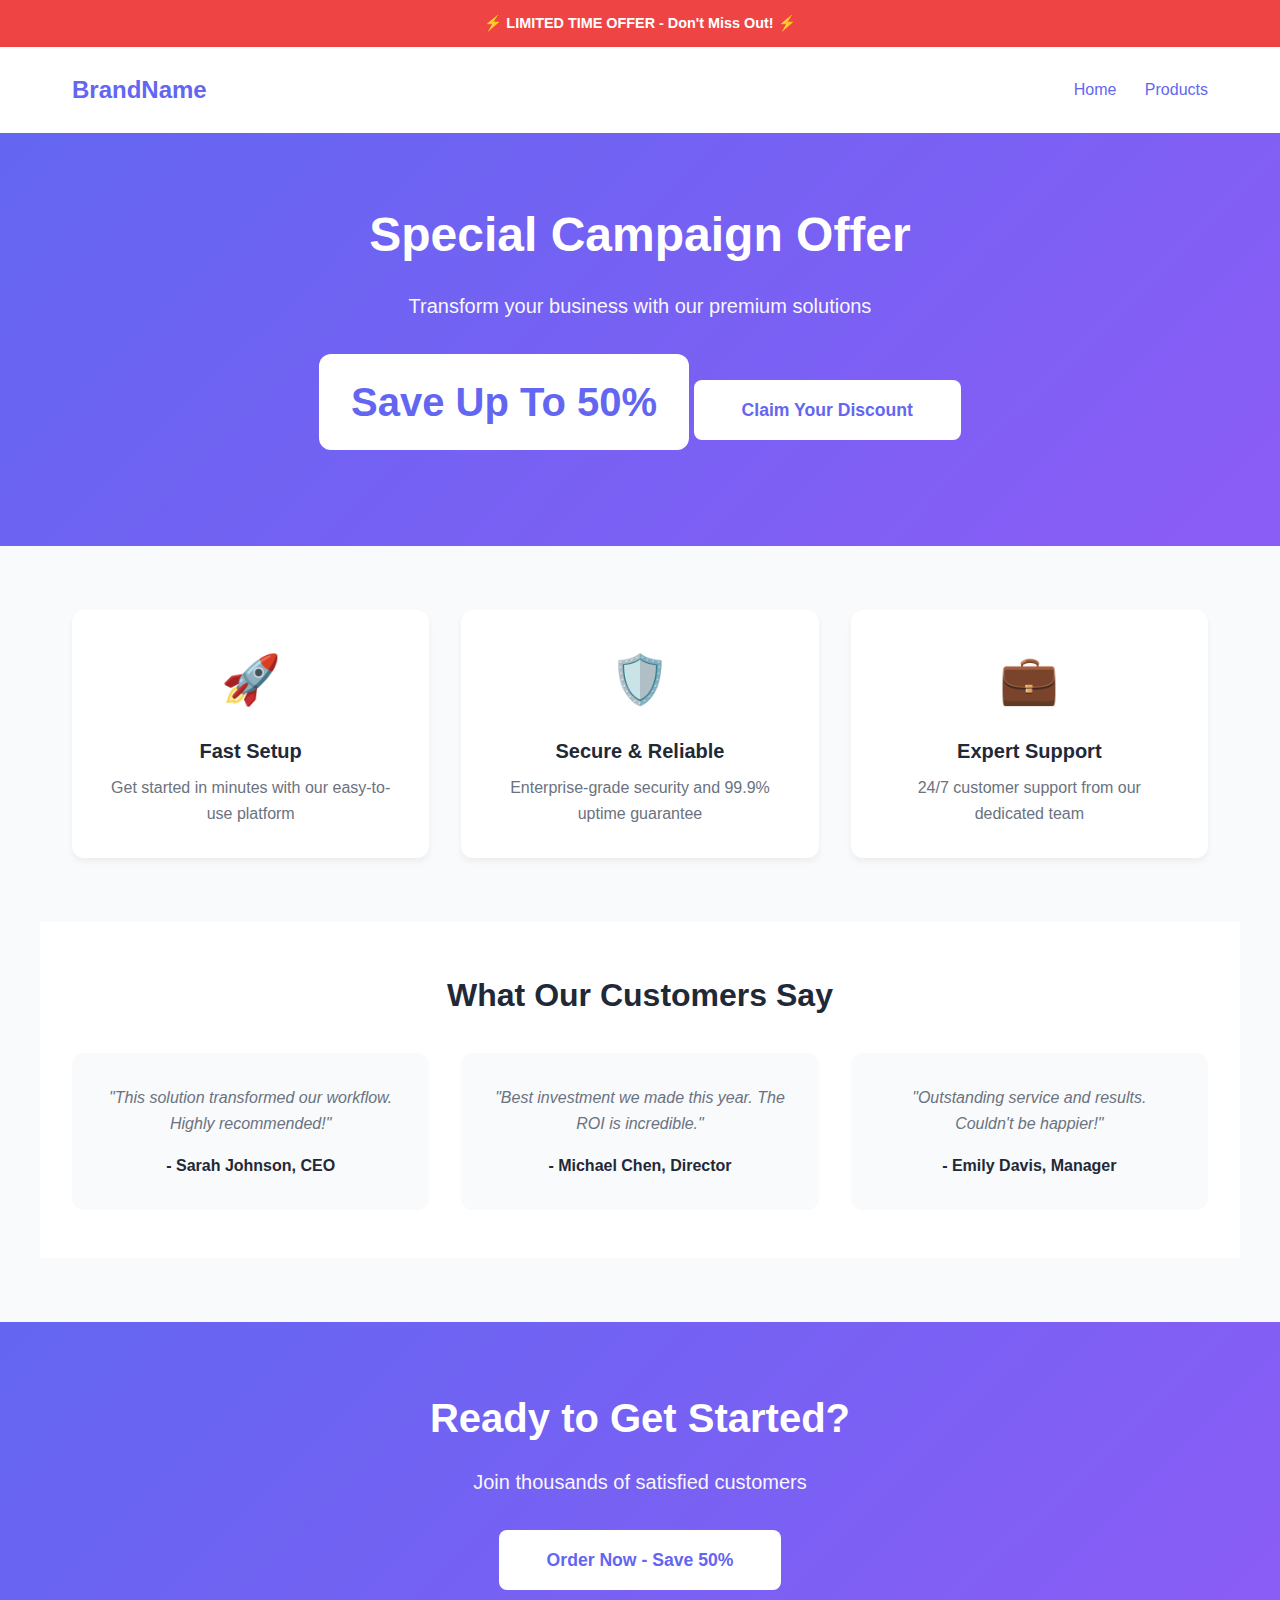
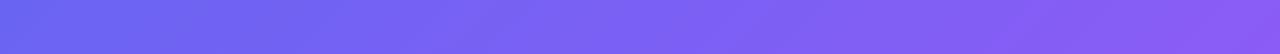
<file: landing-pages/campaign.html>
<!DOCTYPE html>
<html lang="en">
<head>
    <meta charset="UTF-8">
    <meta name="viewport" content="width=device-width, initial-scale=1.0">
    <title>Special Offer - Campaign Landing Page</title>
    <style>
        * {
            margin: 0;
            padding: 0;
            box-sizing: border-box;
        }

        body {
            font-family: 'Inter', -apple-system, BlinkMacSystemFont, 'Segoe UI', sans-serif;
            background: #f9fafb;
            color: #1f2937;
            line-height: 1.6;
            overflow-x: hidden;
            width: 100%;
            max-width: 100vw;
        }

        .banner {
            background: #ef4444;
            color: white;
            text-align: center;
            padding: 0.75rem;
            font-weight: 600;
            font-size: 0.9rem;
        }

        .header {
            background: white;
            box-shadow: 0 2px 10px rgba(0, 0, 0, 0.05);
            padding: 1.5rem 0;
        }

        .header-content {
            max-width: 1200px;
            margin: 0 auto;
            padding: 0 2rem;
            display: flex;
            justify-content: space-between;
            align-items: center;
            width: 100%;
            box-sizing: border-box;
        }

        .logo {
            font-size: 1.5rem;
            font-weight: 700;
            color: #6366f1;
        }

        .hero {
            background: linear-gradient(135deg, #6366f1 0%, #8b5cf6 100%);
            color: white;
            padding: 4rem 2rem;
            text-align: center;
            width: 100%;
            max-width: 100vw;
            box-sizing: border-box;
        }

        .hero-content {
            max-width: 800px;
            margin: 0 auto;
            width: 100%;
            box-sizing: border-box;
        }

        .hero h1 {
            font-size: 3rem;
            font-weight: 700;
            margin-bottom: 1rem;
        }

        .hero p {
            font-size: 1.25rem;
            margin-bottom: 2rem;
            opacity: 0.95;
        }

        .discount-badge {
            display: inline-block;
            background: white;
            color: #6366f1;
            padding: 1rem 2rem;
            border-radius: 12px;
            font-size: 2.5rem;
            font-weight: 700;
            margin-bottom: 2rem;
        }

        .cta-button {
            display: inline-block;
            background: white;
            color: #6366f1;
            padding: 1rem 3rem;
            border-radius: 8px;
            text-decoration: none;
            font-weight: 700;
            font-size: 1.1rem;
            transition: transform 0.3s;
        }

        .cta-button:hover {
            transform: translateY(-2px);
        }

        .features {
            max-width: 1200px;
            margin: 4rem auto;
            padding: 0 2rem;
            width: 100%;
            box-sizing: border-box;
        }

        .features-grid {
            display: grid;
            grid-template-columns: repeat(auto-fit, minmax(250px, 1fr));
            gap: 2rem;
            width: 100%;
            max-width: 100%;
            box-sizing: border-box;
        }

        .feature-card {
            background: white;
            padding: 2rem;
            border-radius: 12px;
            box-shadow: 0 4px 6px rgba(0, 0, 0, 0.05);
            text-align: center;
        }

        .feature-icon {
            font-size: 3rem;
            margin-bottom: 1rem;
        }

        .feature-card h3 {
            font-size: 1.25rem;
            margin-bottom: 0.5rem;
            color: #1f2937;
        }

        .feature-card p {
            color: #6b7280;
        }

        .testimonial {
            background: white;
            max-width: 1200px;
            margin: 4rem auto;
            padding: 3rem 2rem;
            text-align: center;
            width: 100%;
            box-sizing: border-box;
        }

        .testimonial h2 {
            font-size: 2rem;
            margin-bottom: 2rem;
            color: #1f2937;
        }

        .testimonial-grid {
            display: grid;
            grid-template-columns: repeat(auto-fit, minmax(300px, 1fr));
            gap: 2rem;
            width: 100%;
            max-width: 100%;
            box-sizing: border-box;
        }

        .testimonial-card {
            background: #f9fafb;
            padding: 2rem;
            border-radius: 12px;
        }

        .testimonial-text {
            font-style: italic;
            color: #6b7280;
            margin-bottom: 1rem;
        }

        .testimonial-author {
            font-weight: 600;
            color: #1f2937;
        }

        .final-cta {
            background: linear-gradient(135deg, #6366f1 0%, #8b5cf6 100%);
            color: white;
            padding: 4rem 2rem;
            text-align: center;
            width: 100%;
            max-width: 100vw;
            box-sizing: border-box;
        }

        .final-cta h2 {
            font-size: 2.5rem;
            margin-bottom: 1rem;
        }

        .final-cta p {
            font-size: 1.25rem;
            margin-bottom: 2rem;
            opacity: 0.95;
        }

        @media (max-width: 768px) {
            .banner {
                padding: 0.5rem;
                font-size: 0.8rem;
            }

            .header {
                padding: 1rem 0;
            }

            .header-content {
                padding: 0 1rem;
                flex-wrap: wrap;
            }

            .header-content nav {
                display: none;
            }

            .hero {
                padding: 3rem 1rem;
            }

            .hero h1 {
                font-size: 1.75rem;
                padding: 0 10px;
                word-wrap: break-word;
            }

            .hero p {
                font-size: 1rem;
                padding: 0 10px;
            }

            .discount-badge {
                font-size: 1.5rem;
                padding: 0.75rem 1.5rem;
            }

            .cta-button {
                padding: 0.875rem 2rem;
                font-size: 1rem;
                display: block;
                margin: 0 auto;
                max-width: 90%;
            }

            .features {
                margin: 2rem auto;
                padding: 0 1rem;
            }

            .features-grid {
                grid-template-columns: 1fr;
                gap: 1.5rem;
            }

            .feature-card {
                padding: 1.5rem;
            }

            .testimonial {
                margin: 2rem auto;
                padding: 2rem 1rem;
            }

            .testimonial h2 {
                font-size: 1.5rem;
            }

            .testimonial-grid {
                grid-template-columns: 1fr;
                gap: 1.5rem;
            }

            .testimonial-card {
                padding: 1.5rem;
            }

            .final-cta {
                padding: 3rem 1rem;
            }

            .final-cta h2 {
                font-size: 1.75rem;
            }

            .final-cta p {
                font-size: 1rem;
            }
        }
    </style>
</head>
<body>
    <div class="banner">
        ⚡ LIMITED TIME OFFER - Don't Miss Out! ⚡
    </div>

    <header class="header">
        <div class="header-content">
            <div class="logo">BrandName</div>
            <nav>
                <a href="#" style="color: #6366f1; text-decoration: none; margin-left: 1.5rem;">Home</a>
                <a href="#" style="color: #6366f1; text-decoration: none; margin-left: 1.5rem;">Products</a>
            </nav>
        </div>
    </header>

    <section class="hero">
        <div class="hero-content">
            <h1>Special Campaign Offer</h1>
            <p>Transform your business with our premium solutions</p>
            <div class="discount-badge">Save Up To 50%</div>
            <a href="#order" class="cta-button">Claim Your Discount</a>
        </div>
    </section>

    <section class="features">
        <div class="features-grid">
            <div class="feature-card">
                <div class="feature-icon">🚀</div>
                <h3>Fast Setup</h3>
                <p>Get started in minutes with our easy-to-use platform</p>
            </div>
            <div class="feature-card">
                <div class="feature-icon">🛡️</div>
                <h3>Secure & Reliable</h3>
                <p>Enterprise-grade security and 99.9% uptime guarantee</p>
            </div>
            <div class="feature-card">
                <div class="feature-icon">💼</div>
                <h3>Expert Support</h3>
                <p>24/7 customer support from our dedicated team</p>
            </div>
        </div>
    </section>

    <section class="testimonial">
        <h2>What Our Customers Say</h2>
        <div class="testimonial-grid">
            <div class="testimonial-card">
                <p class="testimonial-text">"This solution transformed our workflow. Highly recommended!"</p>
                <p class="testimonial-author">- Sarah Johnson, CEO</p>
            </div>
            <div class="testimonial-card">
                <p class="testimonial-text">"Best investment we made this year. The ROI is incredible."</p>
                <p class="testimonial-author">- Michael Chen, Director</p>
            </div>
            <div class="testimonial-card">
                <p class="testimonial-text">"Outstanding service and results. Couldn't be happier!"</p>
                <p class="testimonial-author">- Emily Davis, Manager</p>
            </div>
        </div>
    </section>

    <section class="final-cta" id="order">
        <h2>Ready to Get Started?</h2>
        <p>Join thousands of satisfied customers</p>
        <a href="#" class="cta-button" style="background: white; color: #6366f1;">Order Now - Save 50%</a>
    </section>
</body>
</html>
</file>
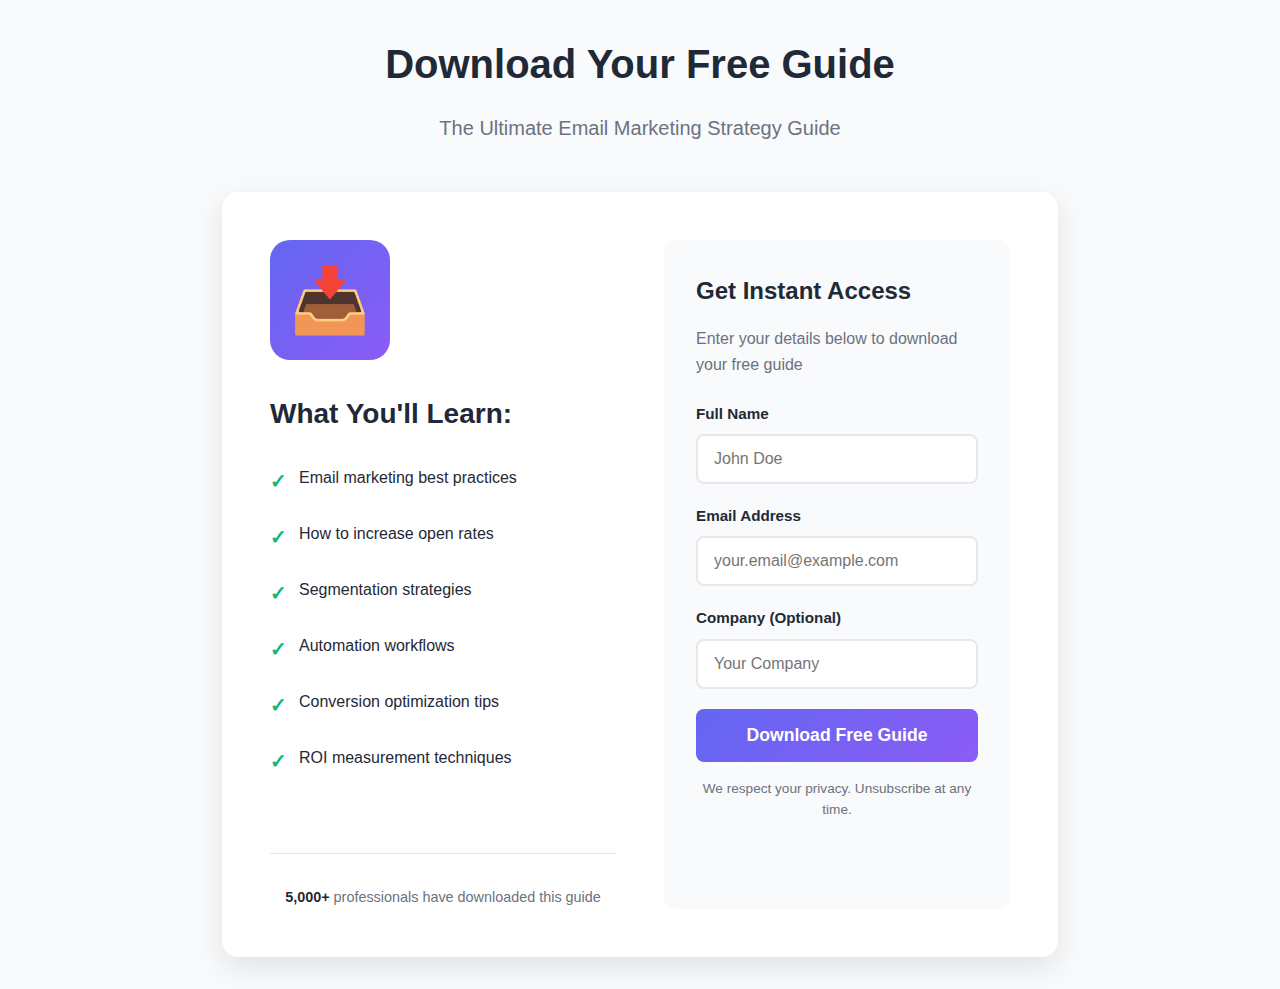
<file: landing-pages/lead-magnet.html>
<!DOCTYPE html>
<html lang="en">
<head>
    <meta charset="UTF-8">
    <meta name="viewport" content="width=device-width, initial-scale=1.0">
    <title>Download Free Guide - Lead Magnet</title>
    <style>
        * {
            margin: 0;
            padding: 0;
            box-sizing: border-box;
        }

        body {
            font-family: 'Inter', -apple-system, BlinkMacSystemFont, 'Segoe UI', sans-serif;
            background: #f9fafb;
            color: #1f2937;
            line-height: 1.6;
        }

        .container {
            max-width: 900px;
            margin: 0 auto;
            padding: 2rem;
        }

        .header {
            text-align: center;
            margin-bottom: 3rem;
        }

        .header h1 {
            font-size: 2.5rem;
            font-weight: 700;
            color: #1f2937;
            margin-bottom: 1rem;
        }

        .header p {
            font-size: 1.25rem;
            color: #6b7280;
        }

        .content-wrapper {
            display: grid;
            grid-template-columns: 1fr 1fr;
            gap: 3rem;
            background: white;
            padding: 3rem;
            border-radius: 16px;
            box-shadow: 0 10px 30px rgba(0, 0, 0, 0.1);
        }

        .left-column {
            display: flex;
            flex-direction: column;
            justify-content: center;
        }

        .download-icon {
            width: 120px;
            height: 120px;
            background: linear-gradient(135deg, #6366f1 0%, #8b5cf6 100%);
            border-radius: 20px;
            display: flex;
            align-items: center;
            justify-content: center;
            font-size: 4rem;
            margin-bottom: 2rem;
        }

        .benefits-list {
            list-style: none;
            margin-bottom: 2rem;
        }

        .benefits-list li {
            padding: 0.75rem 0;
            display: flex;
            align-items: start;
        }

        .benefits-list li::before {
            content: "✓";
            color: #10b981;
            font-weight: bold;
            font-size: 1.25rem;
            margin-right: 0.75rem;
            flex-shrink: 0;
        }

        .form-container {
            background: #f9fafb;
            padding: 2rem;
            border-radius: 12px;
        }

        .form-container h2 {
            font-size: 1.5rem;
            margin-bottom: 1rem;
            color: #1f2937;
        }

        .form-group {
            margin-bottom: 1.25rem;
        }

        .form-group label {
            display: block;
            color: #1f2937;
            font-weight: 600;
            margin-bottom: 0.5rem;
            font-size: 0.95rem;
        }

        .form-group input {
            width: 100%;
            padding: 0.875rem 1rem;
            border: 2px solid #e5e7eb;
            border-radius: 8px;
            font-size: 1rem;
            transition: border-color 0.3s;
        }

        .form-group input:focus {
            outline: none;
            border-color: #6366f1;
        }

        .submit-btn {
            width: 100%;
            background: linear-gradient(135deg, #6366f1 0%, #8b5cf6 100%);
            color: white;
            padding: 1rem;
            border: none;
            border-radius: 8px;
            font-size: 1.1rem;
            font-weight: 600;
            cursor: pointer;
            transition: transform 0.3s;
        }

        .submit-btn:hover {
            transform: translateY(-2px);
        }

        .privacy-note {
            text-align: center;
            margin-top: 1rem;
            font-size: 0.85rem;
            color: #6b7280;
        }

        .social-proof {
            text-align: center;
            margin-top: 2rem;
            padding-top: 2rem;
            border-top: 1px solid #e5e7eb;
        }

        .social-proof p {
            color: #6b7280;
            font-size: 0.9rem;
        }

        .social-proof strong {
            color: #1f2937;
        }

        @media (max-width: 768px) {
            .content-wrapper {
                grid-template-columns: 1fr;
                padding: 2rem 1.5rem;
            }

            .header h1 {
                font-size: 2rem;
            }
        }
    </style>
</head>
<body>
    <div class="container">
        <div class="header">
            <h1>Download Your Free Guide</h1>
            <p>The Ultimate Email Marketing Strategy Guide</p>
        </div>

        <div class="content-wrapper">
            <div class="left-column">
                <div class="download-icon">📥</div>
                <h2 style="font-size: 1.75rem; margin-bottom: 1rem; color: #1f2937;">What You'll Learn:</h2>
                <ul class="benefits-list">
                    <li>Email marketing best practices</li>
                    <li>How to increase open rates</li>
                    <li>Segmentation strategies</li>
                    <li>Automation workflows</li>
                    <li>Conversion optimization tips</li>
                    <li>ROI measurement techniques</li>
                </ul>
                <div class="social-proof">
                    <p><strong>5,000+</strong> professionals have downloaded this guide</p>
                </div>
            </div>

            <div class="form-container">
                <h2>Get Instant Access</h2>
                <p style="color: #6b7280; margin-bottom: 1.5rem;">Enter your details below to download your free guide</p>
                <form id="downloadForm">
                    <div class="form-group">
                        <label for="name">Full Name</label>
                        <input type="text" id="name" name="name" placeholder="John Doe" required>
                    </div>
                    <div class="form-group">
                        <label for="email">Email Address</label>
                        <input type="email" id="email" name="email" placeholder="your.email@example.com" required>
                    </div>
                    <div class="form-group">
                        <label for="company">Company (Optional)</label>
                        <input type="text" id="company" name="company" placeholder="Your Company">
                    </div>
                    <button type="submit" class="submit-btn">Download Free Guide</button>
                    <p class="privacy-note">We respect your privacy. Unsubscribe at any time.</p>
                </form>
            </div>
        </div>
    </div>

    <script>
        document.getElementById('downloadForm').addEventListener('submit', function(e) {
            e.preventDefault();
            alert('Thank you! Your download will begin shortly. (This is a demo page)');
        });
    </script>
</body>
</html>
</file>
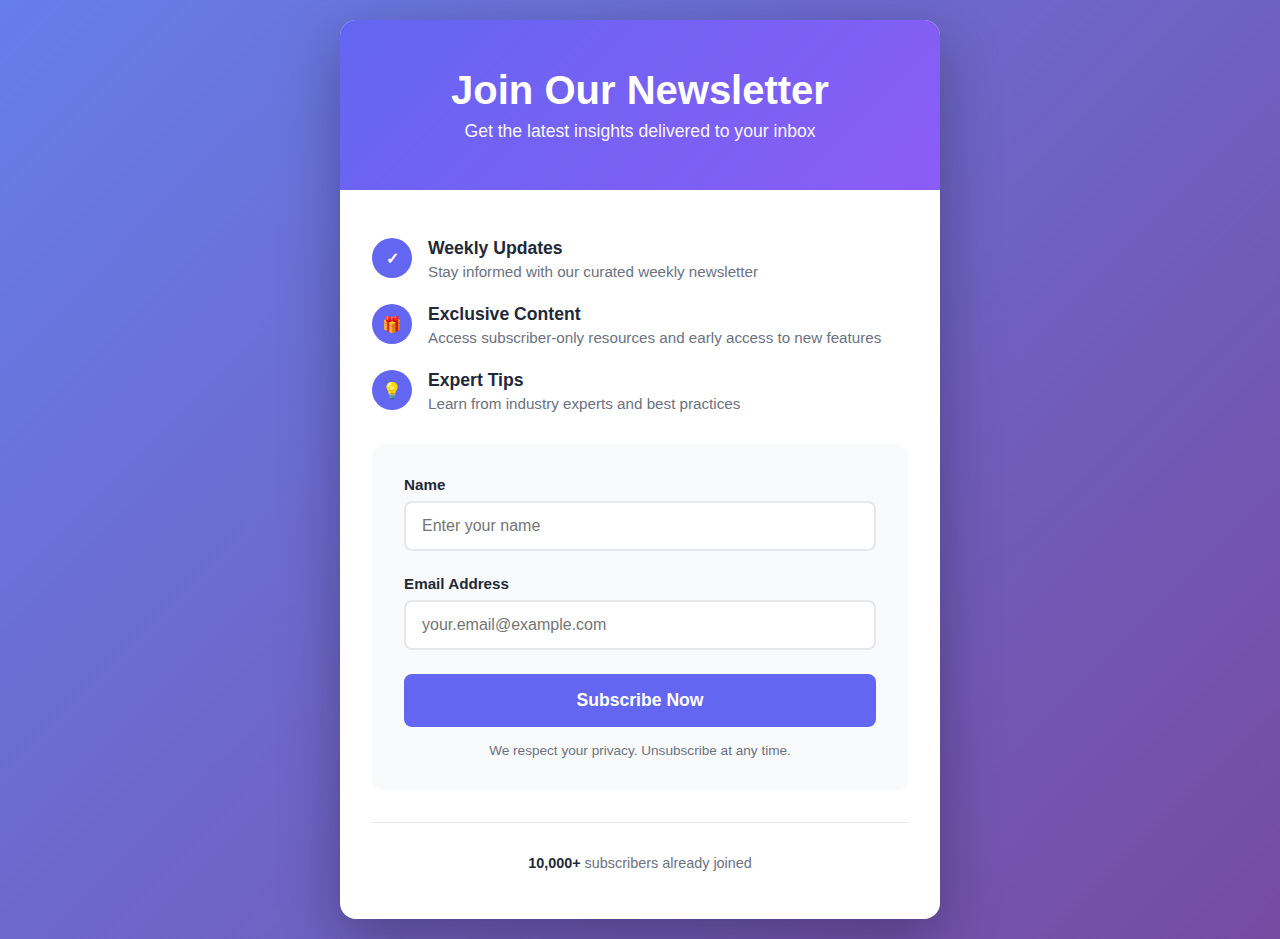
<file: landing-pages/signup.html>
<!DOCTYPE html>
<html lang="en">
<head>
    <meta charset="UTF-8">
    <meta name="viewport" content="width=device-width, initial-scale=1.0">
    <title>Join Our Newsletter - Email Signup</title>
    <style>
        * {
            margin: 0;
            padding: 0;
            box-sizing: border-box;
        }

        body {
            font-family: 'Inter', -apple-system, BlinkMacSystemFont, 'Segoe UI', sans-serif;
            background: linear-gradient(135deg, #667eea 0%, #764ba2 100%);
            min-height: 100vh;
            display: flex;
            align-items: center;
            justify-content: center;
            padding: 20px;
        }

        .container {
            max-width: 600px;
            width: 100%;
            background: white;
            border-radius: 16px;
            box-shadow: 0 20px 60px rgba(0, 0, 0, 0.3);
            overflow: hidden;
        }

        .header {
            background: linear-gradient(135deg, #6366f1 0%, #8b5cf6 100%);
            color: white;
            padding: 3rem 2rem;
            text-align: center;
        }

        .header h1 {
            font-size: 2.5rem;
            font-weight: 700;
            margin-bottom: 0.5rem;
        }

        .header p {
            font-size: 1.1rem;
            opacity: 0.95;
        }

        .content {
            padding: 3rem 2rem;
        }

        .benefits {
            margin-bottom: 2rem;
        }

        .benefit-item {
            display: flex;
            align-items: start;
            margin-bottom: 1.5rem;
        }

        .benefit-icon {
            width: 40px;
            height: 40px;
            background: #6366f1;
            border-radius: 50%;
            display: flex;
            align-items: center;
            justify-content: center;
            color: white;
            font-weight: bold;
            margin-right: 1rem;
            flex-shrink: 0;
        }

        .benefit-text h3 {
            font-size: 1.1rem;
            color: #1f2937;
            margin-bottom: 0.25rem;
        }

        .benefit-text p {
            color: #6b7280;
            font-size: 0.95rem;
        }

        .form-container {
            background: #f9fafb;
            padding: 2rem;
            border-radius: 12px;
            margin-top: 2rem;
        }

        .form-group {
            margin-bottom: 1.5rem;
        }

        .form-group label {
            display: block;
            color: #1f2937;
            font-weight: 600;
            margin-bottom: 0.5rem;
            font-size: 0.95rem;
        }

        .form-group input {
            width: 100%;
            padding: 0.875rem 1rem;
            border: 2px solid #e5e7eb;
            border-radius: 8px;
            font-size: 1rem;
            transition: border-color 0.3s;
        }

        .form-group input:focus {
            outline: none;
            border-color: #6366f1;
        }

        .submit-btn {
            width: 100%;
            background: #6366f1;
            color: white;
            padding: 1rem;
            border: none;
            border-radius: 8px;
            font-size: 1.1rem;
            font-weight: 600;
            cursor: pointer;
            transition: background 0.3s;
        }

        .submit-btn:hover {
            background: #4f46e5;
        }

        .privacy-note {
            text-align: center;
            margin-top: 1rem;
            font-size: 0.85rem;
            color: #6b7280;
        }

        .social-proof {
            text-align: center;
            margin-top: 2rem;
            padding-top: 2rem;
            border-top: 1px solid #e5e7eb;
        }

        .social-proof p {
            color: #6b7280;
            font-size: 0.9rem;
        }

        .social-proof strong {
            color: #1f2937;
        }

        @media (max-width: 640px) {
            .header h1 {
                font-size: 2rem;
            }

            .content {
                padding: 2rem 1.5rem;
            }

            .form-container {
                padding: 1.5rem;
            }
        }
    </style>
</head>
<body>
    <div class="container">
        <div class="header">
            <h1>Join Our Newsletter</h1>
            <p>Get the latest insights delivered to your inbox</p>
        </div>

        <div class="content">
            <div class="benefits">
                <div class="benefit-item">
                    <div class="benefit-icon">✓</div>
                    <div class="benefit-text">
                        <h3>Weekly Updates</h3>
                        <p>Stay informed with our curated weekly newsletter</p>
                    </div>
                </div>
                <div class="benefit-item">
                    <div class="benefit-icon">🎁</div>
                    <div class="benefit-text">
                        <h3>Exclusive Content</h3>
                        <p>Access subscriber-only resources and early access to new features</p>
                    </div>
                </div>
                <div class="benefit-item">
                    <div class="benefit-icon">💡</div>
                    <div class="benefit-text">
                        <h3>Expert Tips</h3>
                        <p>Learn from industry experts and best practices</p>
                    </div>
                </div>
            </div>

            <div class="form-container">
                <form id="signupForm">
                    <div class="form-group">
                        <label for="name">Name</label>
                        <input type="text" id="name" name="name" placeholder="Enter your name" required>
                    </div>
                    <div class="form-group">
                        <label for="email">Email Address</label>
                        <input type="email" id="email" name="email" placeholder="your.email@example.com" required>
                    </div>
                    <button type="submit" class="submit-btn">Subscribe Now</button>
                    <p class="privacy-note">We respect your privacy. Unsubscribe at any time.</p>
                </form>
            </div>

            <div class="social-proof">
                <p><strong>10,000+</strong> subscribers already joined</p>
            </div>
        </div>
    </div>

    <script>
        document.getElementById('signupForm').addEventListener('submit', function(e) {
            e.preventDefault();
            alert('Thank you for subscribing! (This is a demo page)');
        });
    </script>
</body>
</html>
</file>
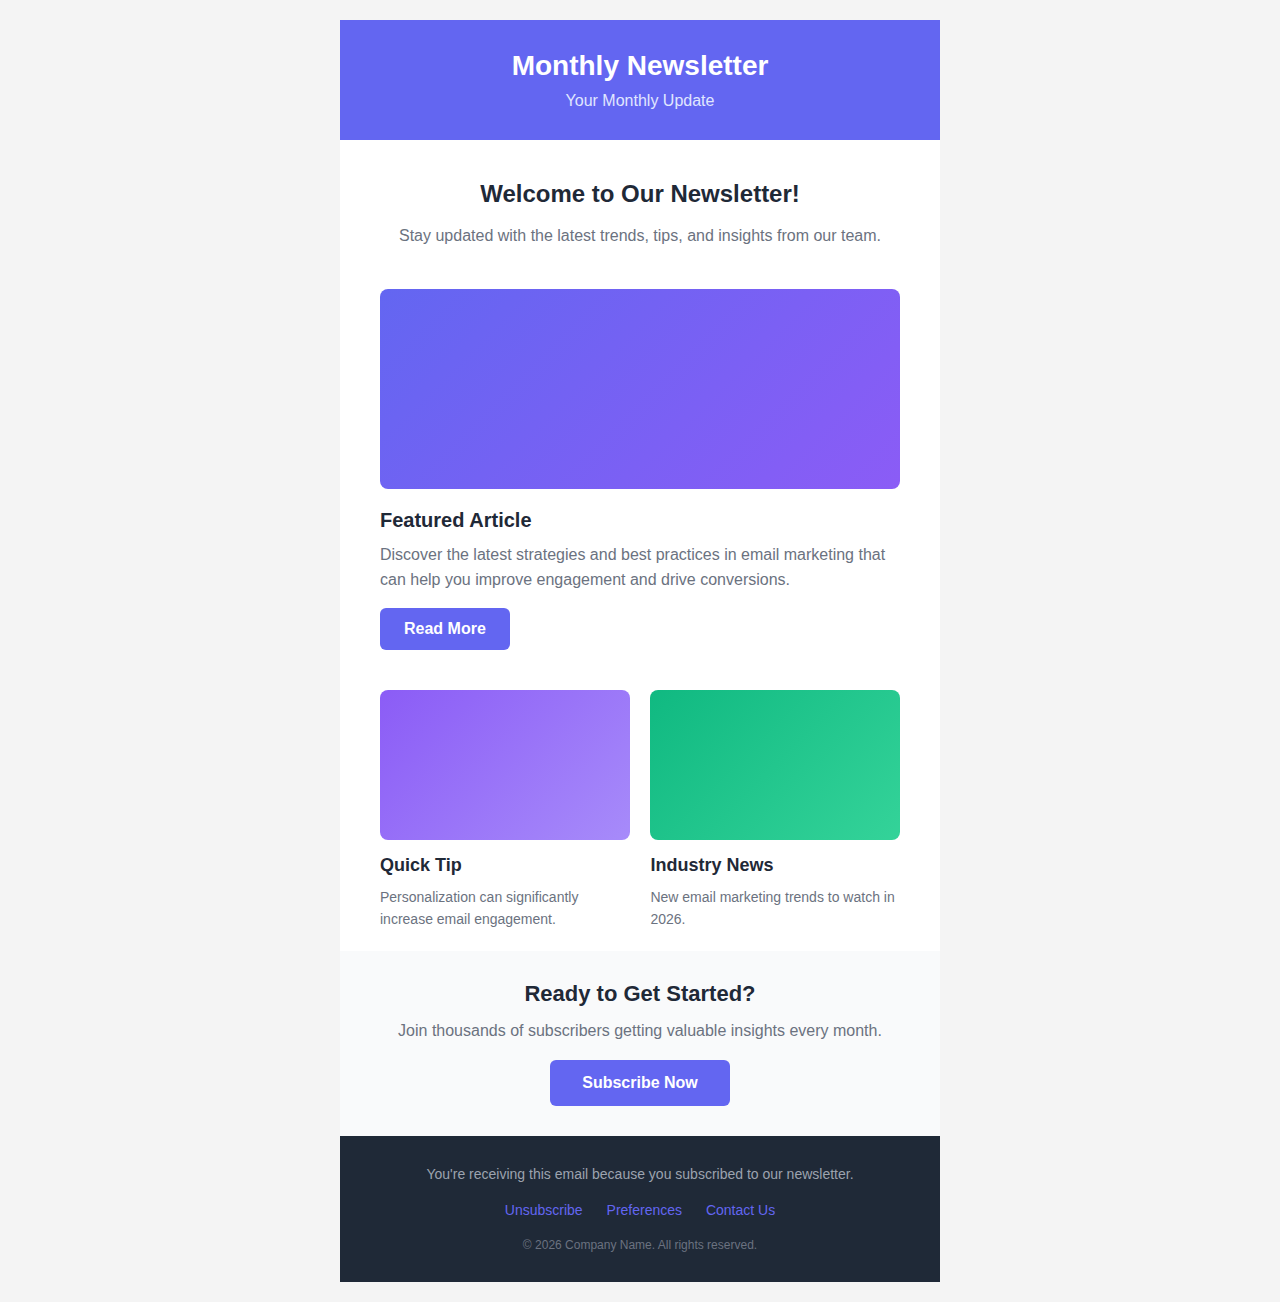
<file: templates/newsletter.html>
<!DOCTYPE html>
<html lang="en">
<head>
    <meta charset="UTF-8">
    <meta name="viewport" content="width=device-width, initial-scale=1.0">
    <meta http-equiv="X-UA-Compatible" content="IE=edge">
    <title>Monthly Newsletter</title>
    <!--[if mso]>
    <style type="text/css">
        body, table, td {font-family: Arial, sans-serif !important;}
    </style>
    <![endif]-->
    <style type="text/css">
        @media only screen and (max-width: 600px) {
            body {
                width: 100% !important;
                min-width: 100% !important;
            }
            table[role="presentation"] {
                width: 100% !important;
                max-width: 100% !important;
            }
            td {
                padding-left: 15px !important;
                padding-right: 15px !important;
            }
            .mobile-padding {
                padding: 20px 15px !important;
            }
            .mobile-header {
                padding: 20px 15px !important;
            }
            .mobile-content {
                padding: 20px 15px !important;
            }
            .mobile-footer {
                padding: 20px 15px !important;
            }
            h1 {
                font-size: 24px !important;
            }
            h2 {
                font-size: 20px !important;
            }
            h3 {
                font-size: 18px !important;
            }
            h4 {
                font-size: 16px !important;
            }
            p {
                font-size: 14px !important;
            }
            .two-column td {
                width: 100% !important;
                display: block !important;
                padding-left: 0 !important;
                padding-right: 0 !important;
                padding-top: 15px !important;
            }
            .two-column td:first-child {
                padding-top: 0 !important;
            }
            a.button {
                display: block !important;
                width: 100% !important;
                text-align: center !important;
                padding: 12px 20px !important;
            }
        }
    </style>
</head>
<body style="margin: 0; padding: 0; background-color: #f4f4f4; font-family: Arial, sans-serif;">
    <table role="presentation" width="100%" cellpadding="0" cellspacing="0" border="0" style="background-color: #f4f4f4;">
        <tr>
            <td align="center" style="padding: 20px 0;">
                <!-- Main Container -->
                <table role="presentation" width="600" cellpadding="0" cellspacing="0" border="0" style="background-color: #ffffff; max-width: 600px; width: 100%; margin: 0 auto;">
                    
                    <!-- Header -->
                    <tr>
                        <td class="mobile-header" style="background-color: #6366f1; padding: 30px 40px; text-align: center;">
                            <h1 style="margin: 0; color: #ffffff; font-size: 28px; font-weight: bold;">Monthly Newsletter</h1>
                            <p style="margin: 10px 0 0 0; color: #e0e7ff; font-size: 16px;">Your Monthly Update</p>
                        </td>
                    </tr>
                    
                    <!-- Hero Image/Content -->
                    <tr>
                        <td class="mobile-content" style="padding: 40px 40px 20px 40px; text-align: center;">
                            <h2 style="margin: 0 0 15px 0; color: #1f2937; font-size: 24px; font-weight: 600;">Welcome to Our Newsletter!</h2>
                            <p style="margin: 0; color: #6b7280; font-size: 16px; line-height: 1.6;">Stay updated with the latest trends, tips, and insights from our team.</p>
                        </td>
                    </tr>
                    
                    <!-- Content Block 1 -->
                    <tr>
                        <td class="mobile-content" style="padding: 20px 40px;">
                            <table role="presentation" width="100%" cellpadding="0" cellspacing="0" border="0">
                                <tr>
                                    <td width="100%" style="padding-bottom: 20px;">
                                        <div style="width: 100%; max-width: 520px; height: 200px; background: linear-gradient(135deg, #6366f1 0%, #8b5cf6 100%); border-radius: 8px; display: block; margin: 0 auto;"></div>
                                    </td>
                                </tr>
                                <tr>
                                    <td>
                                        <h3 style="margin: 0 0 10px 0; color: #1f2937; font-size: 20px; font-weight: 600;">Featured Article</h3>
                                        <p style="margin: 0 0 15px 0; color: #6b7280; font-size: 16px; line-height: 1.6;">Discover the latest strategies and best practices in email marketing that can help you improve engagement and drive conversions.</p>
                                        <a href="#" class="button" style="display: inline-block; background-color: #6366f1; color: #ffffff; padding: 12px 24px; text-decoration: none; border-radius: 6px; font-weight: 600; font-size: 16px;">Read More</a>
                                    </td>
                                </tr>
                            </table>
                        </td>
                    </tr>
                    
                    <!-- Two Column Layout -->
                    <tr>
                        <td class="mobile-content" style="padding: 20px 40px;">
                            <table role="presentation" width="100%" cellpadding="0" cellspacing="0" border="0" class="two-column">
                                <tr>
                                    <td width="48%" valign="top" style="padding-right: 2%;">
                                        <div style="width: 100%; max-width: 250px; height: 150px; background: linear-gradient(135deg, #8b5cf6 0%, #a78bfa 100%); border-radius: 8px; margin-bottom: 15px; display: block;"></div>
                                        <h4 style="margin: 0 0 10px 0; color: #1f2937; font-size: 18px; font-weight: 600;">Quick Tip</h4>
                                        <p style="margin: 0; color: #6b7280; font-size: 14px; line-height: 1.6;">Personalization can significantly increase email engagement.</p>
                                    </td>
                                    <td width="48%" valign="top" style="padding-left: 2%;">
                                        <div style="width: 100%; max-width: 250px; height: 150px; background: linear-gradient(135deg, #10b981 0%, #34d399 100%); border-radius: 8px; margin-bottom: 15px; display: block;"></div>
                                        <h4 style="margin: 0 0 10px 0; color: #1f2937; font-size: 18px; font-weight: 600;">Industry News</h4>
                                        <p style="margin: 0; color: #6b7280; font-size: 14px; line-height: 1.6;">New email marketing trends to watch in 2026.</p>
                                    </td>
                                </tr>
                            </table>
                        </td>
                    </tr>
                    
                    <!-- CTA Section -->
                    <tr>
                        <td class="mobile-content" style="padding: 30px 40px; background-color: #f9fafb; text-align: center;">
                            <h3 style="margin: 0 0 15px 0; color: #1f2937; font-size: 22px; font-weight: 600;">Ready to Get Started?</h3>
                            <p style="margin: 0 0 20px 0; color: #6b7280; font-size: 16px;">Join thousands of subscribers getting valuable insights every month.</p>
                            <a href="#" class="button" style="display: inline-block; background-color: #6366f1; color: #ffffff; padding: 14px 32px; text-decoration: none; border-radius: 6px; font-weight: 600; font-size: 16px;">Subscribe Now</a>
                        </td>
                    </tr>
                    
                    <!-- Footer -->
                    <tr>
                        <td class="mobile-footer" style="padding: 30px 40px; background-color: #1f2937; color: #ffffff; text-align: center;">
                            <p style="margin: 0 0 15px 0; font-size: 14px; color: #9ca3af;">You're receiving this email because you subscribed to our newsletter.</p>
                            <p style="margin: 0 0 15px 0; font-size: 14px;">
                                <a href="#" style="color: #6366f1; text-decoration: none; margin: 0 10px; display: inline-block; padding: 5px 0;">Unsubscribe</a>
                                <a href="#" style="color: #6366f1; text-decoration: none; margin: 0 10px; display: inline-block; padding: 5px 0;">Preferences</a>
                                <a href="#" style="color: #6366f1; text-decoration: none; margin: 0 10px; display: inline-block; padding: 5px 0;">Contact Us</a>
                            </p>
                            <p style="margin: 0; font-size: 12px; color: #6b7280;">&copy; 2026 Company Name. All rights reserved.</p>
                        </td>
                    </tr>
                    
                </table>
            </td>
        </tr>
    </table>
</body>
</html>
</file>
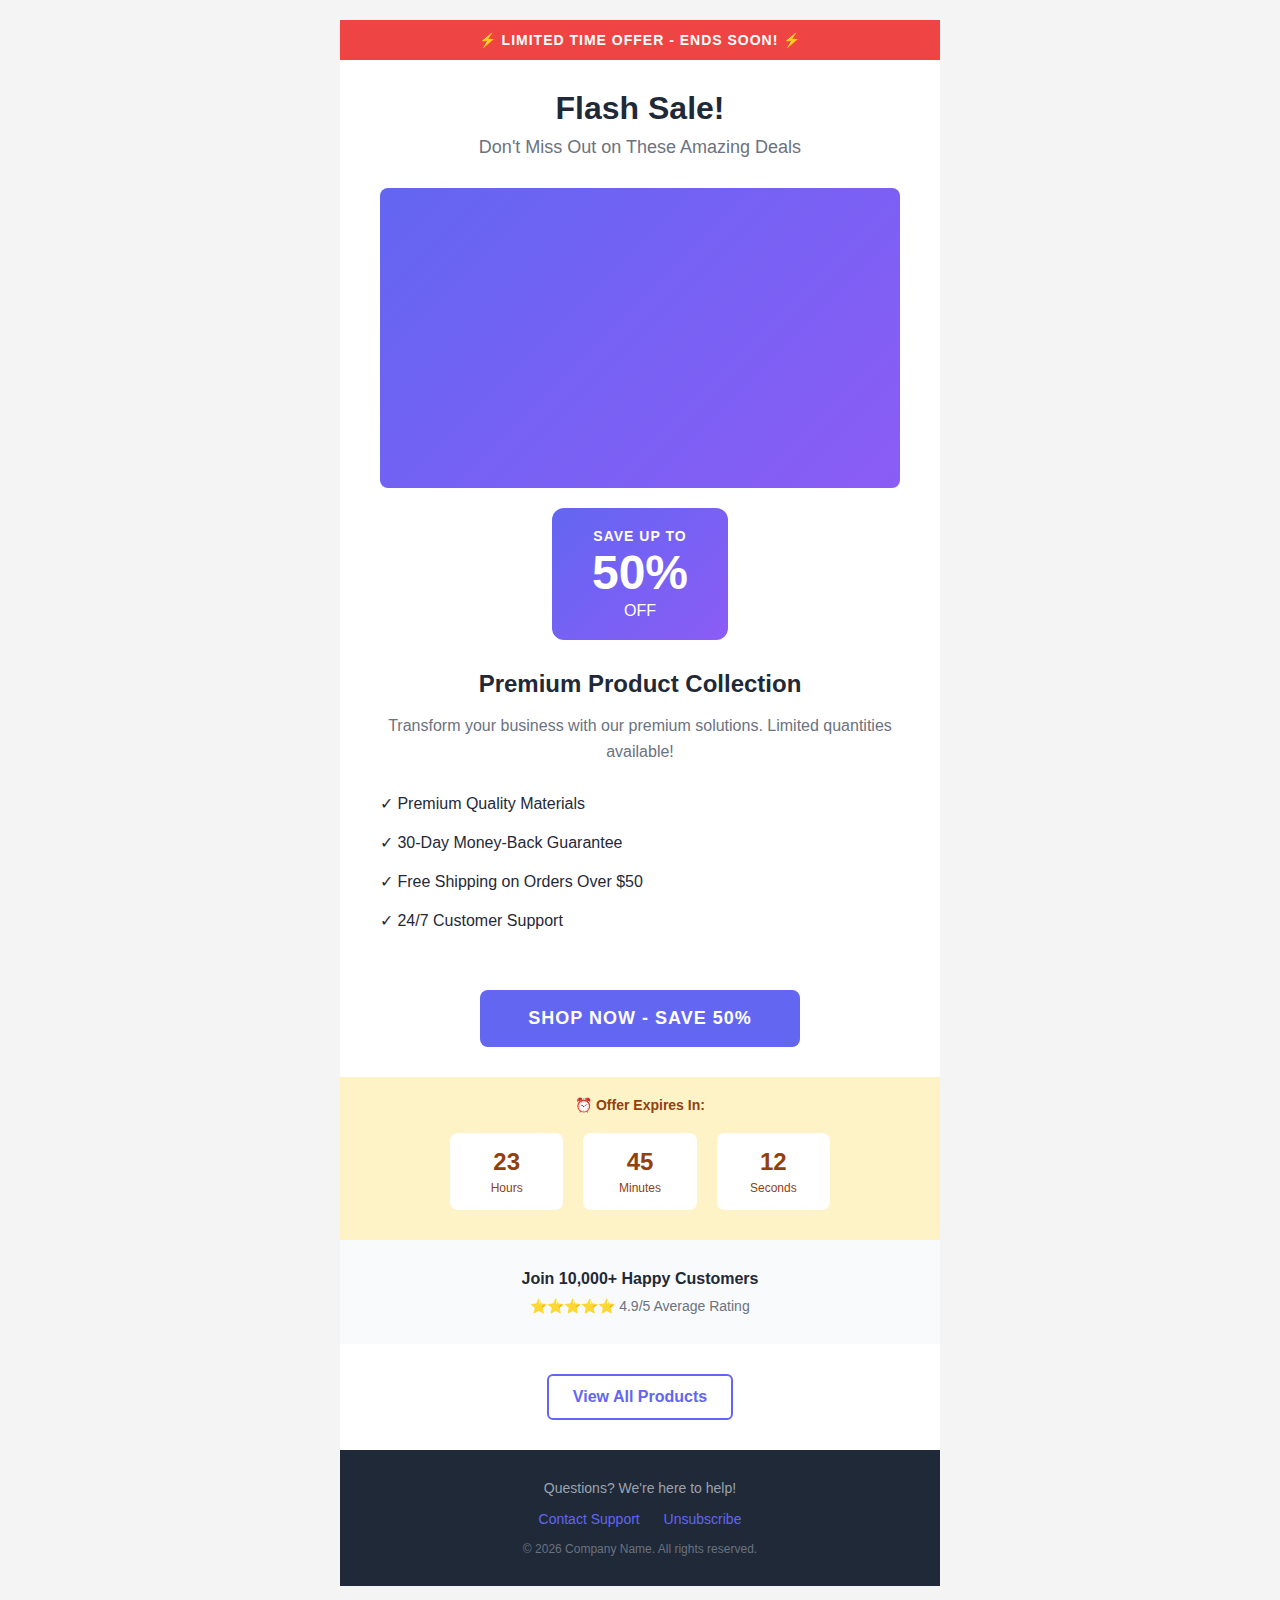
<file: templates/promotional.html>
<!DOCTYPE html>
<html lang="en">
<head>
    <meta charset="UTF-8">
    <meta name="viewport" content="width=device-width, initial-scale=1.0">
    <meta http-equiv="X-UA-Compatible" content="IE=edge">
    <title>Limited Time Offer</title>
    <!--[if mso]>
    <style type="text/css">
        body, table, td {font-family: Arial, sans-serif !important;}
    </style>
    <![endif]-->
</head>
<body style="margin: 0; padding: 0; background-color: #f4f4f4; font-family: Arial, sans-serif;">
    <table role="presentation" width="100%" cellpadding="0" cellspacing="0" border="0" style="background-color: #f4f4f4;">
        <tr>
            <td align="center" style="padding: 20px 0;">
                <!-- Main Container -->
                <table role="presentation" width="600" cellpadding="0" cellspacing="0" border="0" style="background-color: #ffffff; max-width: 600px; width: 100%; margin: 0 auto;">
                    
                    <!-- Urgency Banner -->
                    <tr>
                        <td style="background-color: #ef4444; padding: 12px 40px; text-align: center;">
                            <p style="margin: 0; color: #ffffff; font-size: 14px; font-weight: 600; letter-spacing: 1px;">⚡ LIMITED TIME OFFER - ENDS SOON! ⚡</p>
                        </td>
                    </tr>
                    
                    <!-- Header -->
                    <tr>
                        <td style="padding: 30px 40px; text-align: center; background-color: #ffffff;">
                            <h1 style="margin: 0; color: #1f2937; font-size: 32px; font-weight: bold;">Flash Sale!</h1>
                            <p style="margin: 10px 0 0 0; color: #6b7280; font-size: 18px;">Don't Miss Out on These Amazing Deals</p>
                        </td>
                    </tr>
                    
                    <!-- Hero Product Image -->
                    <tr>
                        <td style="padding: 0 40px 20px 40px; text-align: center;">
                            <div style="width: 100%; max-width: 520px; height: 300px; background: linear-gradient(135deg, #6366f1 0%, #8b5cf6 100%); border-radius: 8px; display: block; margin: 0 auto;"></div>
                        </td>
                    </tr>
                    
                    <!-- Discount Badge -->
                    <tr>
                        <td style="padding: 0 40px 30px 40px; text-align: center;">
                            <div style="display: inline-block; background: linear-gradient(135deg, #6366f1 0%, #8b5cf6 100%); padding: 20px 40px; border-radius: 12px;">
                                <p style="margin: 0; color: #ffffff; font-size: 14px; font-weight: 600; text-transform: uppercase; letter-spacing: 1px;">Save Up To</p>
                                <p style="margin: 5px 0 0 0; color: #ffffff; font-size: 48px; font-weight: bold; line-height: 1;">50%</p>
                                <p style="margin: 5px 0 0 0; color: #ffffff; font-size: 16px;">OFF</p>
                            </div>
                        </td>
                    </tr>
                    
                    <!-- Product Details -->
                    <tr>
                        <td style="padding: 0 40px 30px 40px;">
                            <h2 style="margin: 0 0 15px 0; color: #1f2937; font-size: 24px; font-weight: 600; text-align: center;">Premium Product Collection</h2>
                            <p style="margin: 0 0 20px 0; color: #6b7280; font-size: 16px; line-height: 1.6; text-align: center;">Transform your business with our premium solutions. Limited quantities available!</p>
                            
                            <!-- Feature List -->
                            <table role="presentation" width="100%" cellpadding="0" cellspacing="0" border="0" style="margin: 20px 0;">
                                <tr>
                                    <td style="padding: 10px 0;">
                                        <p style="margin: 0; color: #1f2937; font-size: 16px;">✓ Premium Quality Materials</p>
                                    </td>
                                </tr>
                                <tr>
                                    <td style="padding: 10px 0;">
                                        <p style="margin: 0; color: #1f2937; font-size: 16px;">✓ 30-Day Money-Back Guarantee</p>
                                    </td>
                                </tr>
                                <tr>
                                    <td style="padding: 10px 0;">
                                        <p style="margin: 0; color: #1f2937; font-size: 16px;">✓ Free Shipping on Orders Over $50</p>
                                    </td>
                                </tr>
                                <tr>
                                    <td style="padding: 10px 0;">
                                        <p style="margin: 0; color: #1f2937; font-size: 16px;">✓ 24/7 Customer Support</p>
                                    </td>
                                </tr>
                            </table>
                        </td>
                    </tr>
                    
                    <!-- Primary CTA -->
                    <tr>
                        <td style="padding: 0 40px 30px 40px; text-align: center;">
                            <a href="#" style="display: inline-block; background-color: #6366f1; color: #ffffff; padding: 18px 48px; text-decoration: none; border-radius: 8px; font-weight: 700; font-size: 18px; text-transform: uppercase; letter-spacing: 1px;">Shop Now - Save 50%</a>
                        </td>
                    </tr>
                    
                    <!-- Countdown Timer (Visual) -->
                    <tr>
                        <td style="padding: 20px 40px; background-color: #fef3c7; text-align: center;">
                            <p style="margin: 0 0 10px 0; color: #92400e; font-size: 14px; font-weight: 600;">⏰ Offer Expires In:</p>
                            <table role="presentation" width="100%" cellpadding="0" cellspacing="0" border="0" style="max-width: 400px; margin: 0 auto;">
                                <tr>
                                    <td width="25%" style="text-align: center; padding: 10px;">
                                        <div style="background-color: #ffffff; padding: 15px; border-radius: 8px;">
                                            <p style="margin: 0; color: #92400e; font-size: 24px; font-weight: bold;">23</p>
                                            <p style="margin: 5px 0 0 0; color: #92400e; font-size: 12px;">Hours</p>
                                        </div>
                                    </td>
                                    <td width="25%" style="text-align: center; padding: 10px;">
                                        <div style="background-color: #ffffff; padding: 15px; border-radius: 8px;">
                                            <p style="margin: 0; color: #92400e; font-size: 24px; font-weight: bold;">45</p>
                                            <p style="margin: 5px 0 0 0; color: #92400e; font-size: 12px;">Minutes</p>
                                        </div>
                                    </td>
                                    <td width="25%" style="text-align: center; padding: 10px;">
                                        <div style="background-color: #ffffff; padding: 15px; border-radius: 8px;">
                                            <p style="margin: 0; color: #92400e; font-size: 24px; font-weight: bold;">12</p>
                                            <p style="margin: 5px 0 0 0; color: #92400e; font-size: 12px;">Seconds</p>
                                        </div>
                                    </td>
                                </tr>
                            </table>
                        </td>
                    </tr>
                    
                    <!-- Social Proof -->
                    <tr>
                        <td style="padding: 30px 40px; text-align: center; background-color: #f9fafb;">
                            <p style="margin: 0 0 10px 0; color: #1f2937; font-size: 16px; font-weight: 600;">Join 10,000+ Happy Customers</p>
                            <p style="margin: 0; color: #6b7280; font-size: 14px;">⭐⭐⭐⭐⭐ 4.9/5 Average Rating</p>
                        </td>
                    </tr>
                    
                    <!-- Secondary CTA -->
                    <tr>
                        <td style="padding: 30px 40px; text-align: center;">
                            <a href="#" style="display: inline-block; background-color: transparent; color: #6366f1; padding: 12px 24px; text-decoration: none; border: 2px solid #6366f1; border-radius: 6px; font-weight: 600; font-size: 16px;">View All Products</a>
                        </td>
                    </tr>
                    
                    <!-- Footer -->
                    <tr>
                        <td style="padding: 30px 40px; background-color: #1f2937; color: #ffffff; text-align: center;">
                            <p style="margin: 0 0 15px 0; font-size: 14px; color: #9ca3af;">Questions? We're here to help!</p>
                            <p style="margin: 0 0 15px 0; font-size: 14px;">
                                <a href="#" style="color: #6366f1; text-decoration: none; margin: 0 10px;">Contact Support</a>
                                <a href="#" style="color: #6366f1; text-decoration: none; margin: 0 10px;">Unsubscribe</a>
                            </p>
                            <p style="margin: 0; font-size: 12px; color: #6b7280;">&copy; 2026 Company Name. All rights reserved.</p>
                        </td>
                    </tr>
                    
                </table>
            </td>
        </tr>
    </table>
</body>
</html>
</file>
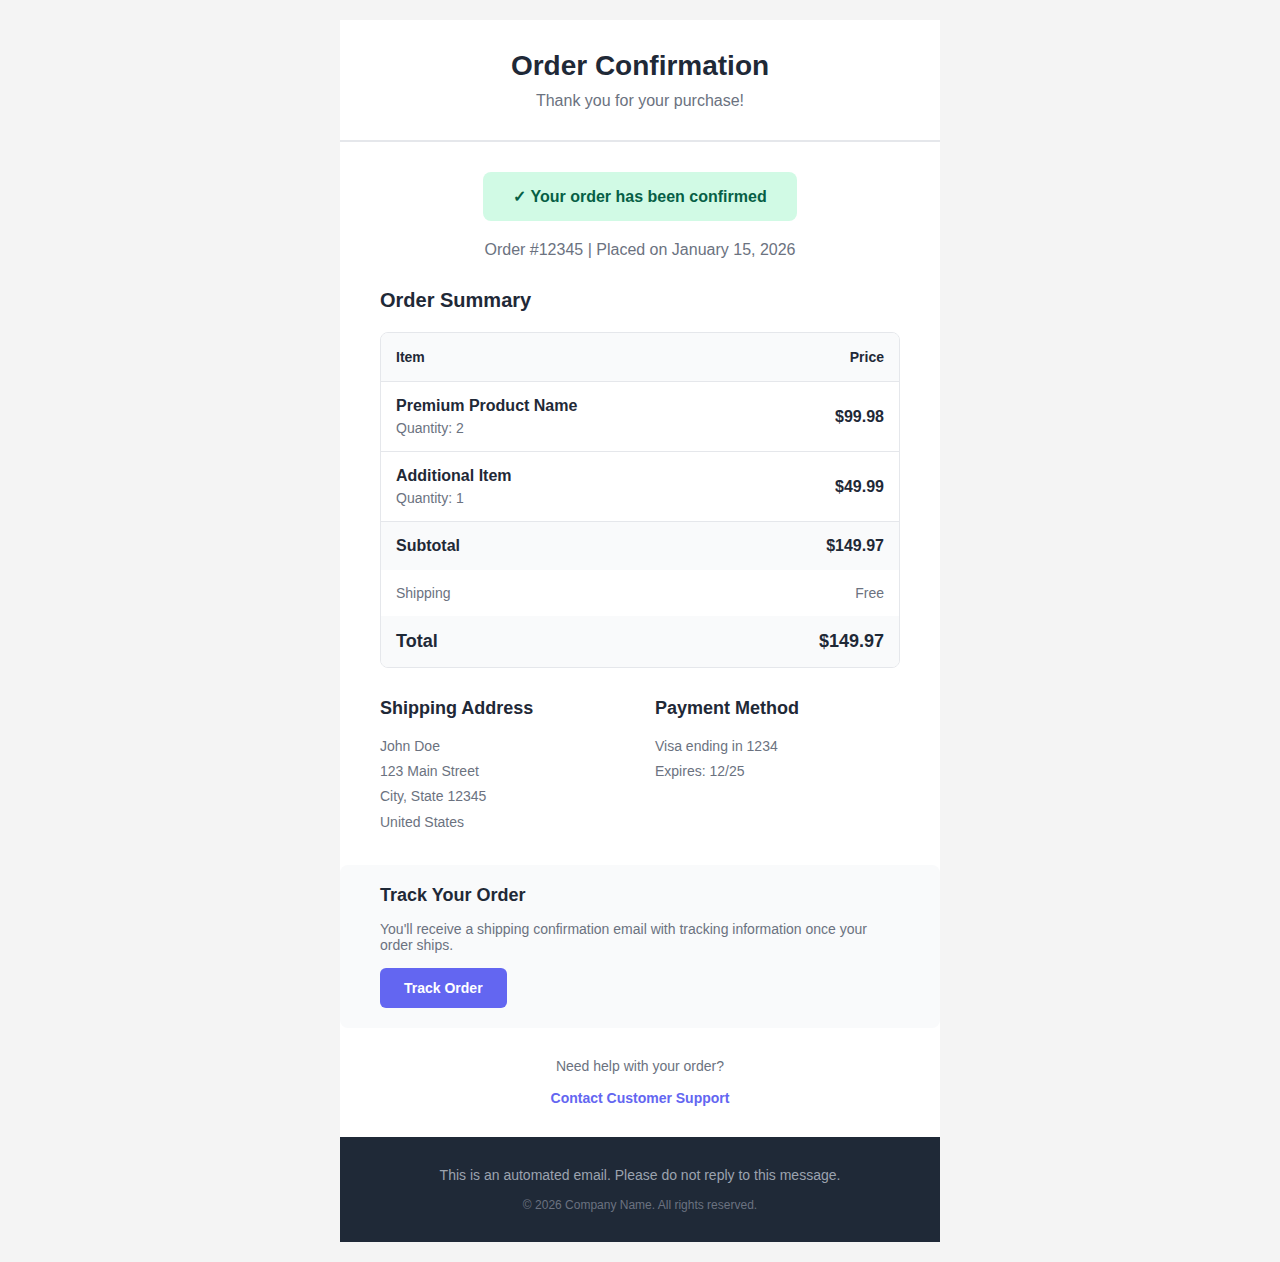
<file: templates/transactional.html>
<!DOCTYPE html>
<html lang="en">
<head>
    <meta charset="UTF-8">
    <meta name="viewport" content="width=device-width, initial-scale=1.0">
    <meta http-equiv="X-UA-Compatible" content="IE=edge">
    <title>Order Confirmation</title>
    <!--[if mso]>
    <style type="text/css">
        body, table, td {font-family: Arial, sans-serif !important;}
    </style>
    <![endif]-->
</head>
<body style="margin: 0; padding: 0; background-color: #f4f4f4; font-family: Arial, sans-serif;">
    <table role="presentation" width="100%" cellpadding="0" cellspacing="0" border="0" style="background-color: #f4f4f4;">
        <tr>
            <td align="center" style="padding: 20px 0;">
                <!-- Main Container -->
                <table role="presentation" width="600" cellpadding="0" cellspacing="0" border="0" style="background-color: #ffffff; max-width: 600px; width: 100%; margin: 0 auto;">
                    
                    <!-- Header -->
                    <tr>
                        <td style="padding: 30px 40px; text-align: center; border-bottom: 2px solid #e5e7eb;">
                            <h1 style="margin: 0; color: #1f2937; font-size: 28px; font-weight: bold;">Order Confirmation</h1>
                            <p style="margin: 10px 0 0 0; color: #6b7280; font-size: 16px;">Thank you for your purchase!</p>
                        </td>
                    </tr>
                    
                    <!-- Success Message -->
                    <tr>
                        <td style="padding: 30px 40px; text-align: center;">
                            <div style="display: inline-block; background-color: #d1fae5; padding: 15px 30px; border-radius: 8px; margin-bottom: 20px;">
                                <p style="margin: 0; color: #065f46; font-size: 16px; font-weight: 600;">✓ Your order has been confirmed</p>
                            </div>
                            <p style="margin: 0; color: #6b7280; font-size: 16px;">Order #12345 | Placed on January 15, 2026</p>
                        </td>
                    </tr>
                    
                    <!-- Order Summary -->
                    <tr>
                        <td style="padding: 0 40px 30px 40px;">
                            <h2 style="margin: 0 0 20px 0; color: #1f2937; font-size: 20px; font-weight: 600;">Order Summary</h2>
                            
                            <!-- Order Items -->
                            <table role="presentation" width="100%" cellpadding="0" cellspacing="0" border="0" style="border: 1px solid #e5e7eb; border-radius: 8px; overflow: hidden;">
                                <tr style="background-color: #f9fafb;">
                                    <td style="padding: 15px; border-bottom: 1px solid #e5e7eb;">
                                        <strong style="color: #1f2937; font-size: 14px;">Item</strong>
                                    </td>
                                    <td style="padding: 15px; border-bottom: 1px solid #e5e7eb; text-align: right;">
                                        <strong style="color: #1f2937; font-size: 14px;">Price</strong>
                                    </td>
                                </tr>
                                <tr>
                                    <td style="padding: 15px; border-bottom: 1px solid #e5e7eb;">
                                        <p style="margin: 0; color: #1f2937; font-size: 16px; font-weight: 600;">Premium Product Name</p>
                                        <p style="margin: 5px 0 0 0; color: #6b7280; font-size: 14px;">Quantity: 2</p>
                                    </td>
                                    <td style="padding: 15px; border-bottom: 1px solid #e5e7eb; text-align: right;">
                                        <p style="margin: 0; color: #1f2937; font-size: 16px; font-weight: 600;">$99.98</p>
                                    </td>
                                </tr>
                                <tr>
                                    <td style="padding: 15px; border-bottom: 1px solid #e5e7eb;">
                                        <p style="margin: 0; color: #1f2937; font-size: 16px; font-weight: 600;">Additional Item</p>
                                        <p style="margin: 5px 0 0 0; color: #6b7280; font-size: 14px;">Quantity: 1</p>
                                    </td>
                                    <td style="padding: 15px; border-bottom: 1px solid #e5e7eb; text-align: right;">
                                        <p style="margin: 0; color: #1f2937; font-size: 16px; font-weight: 600;">$49.99</p>
                                    </td>
                                </tr>
                                <tr style="background-color: #f9fafb;">
                                    <td style="padding: 15px;">
                                        <p style="margin: 0; color: #1f2937; font-size: 16px; font-weight: 600;">Subtotal</p>
                                    </td>
                                    <td style="padding: 15px; text-align: right;">
                                        <p style="margin: 0; color: #1f2937; font-size: 16px; font-weight: 600;">$149.97</p>
                                    </td>
                                </tr>
                                <tr>
                                    <td style="padding: 15px;">
                                        <p style="margin: 0; color: #6b7280; font-size: 14px;">Shipping</p>
                                    </td>
                                    <td style="padding: 15px; text-align: right;">
                                        <p style="margin: 0; color: #6b7280; font-size: 14px;">Free</p>
                                    </td>
                                </tr>
                                <tr style="background-color: #f9fafb; border-top: 2px solid #1f2937;">
                                    <td style="padding: 15px;">
                                        <p style="margin: 0; color: #1f2937; font-size: 18px; font-weight: 700;">Total</p>
                                    </td>
                                    <td style="padding: 15px; text-align: right;">
                                        <p style="margin: 0; color: #1f2937; font-size: 18px; font-weight: 700;">$149.97</p>
                                    </td>
                                </tr>
                            </table>
                        </td>
                    </tr>
                    
                    <!-- Shipping Information -->
                    <tr>
                        <td style="padding: 0 40px 30px 40px;">
                            <table role="presentation" width="100%" cellpadding="0" cellspacing="0" border="0">
                                <tr>
                                    <td width="50%" valign="top" style="padding-right: 15px;">
                                        <h3 style="margin: 0 0 15px 0; color: #1f2937; font-size: 18px; font-weight: 600;">Shipping Address</h3>
                                        <p style="margin: 0; color: #6b7280; font-size: 14px; line-height: 1.8;">
                                            John Doe<br>
                                            123 Main Street<br>
                                            City, State 12345<br>
                                            United States
                                        </p>
                                    </td>
                                    <td width="50%" valign="top" style="padding-left: 15px;">
                                        <h3 style="margin: 0 0 15px 0; color: #1f2937; font-size: 18px; font-weight: 600;">Payment Method</h3>
                                        <p style="margin: 0; color: #6b7280; font-size: 14px; line-height: 1.8;">
                                            Visa ending in 1234<br>
                                            Expires: 12/25
                                        </p>
                                    </td>
                                </tr>
                            </table>
                        </td>
                    </tr>
                    
                    <!-- Tracking Information -->
                    <tr>
                        <td style="padding: 20px 40px; background-color: #f9fafb; border-radius: 8px; margin: 0 40px;">
                            <h3 style="margin: 0 0 15px 0; color: #1f2937; font-size: 18px; font-weight: 600;">Track Your Order</h3>
                            <p style="margin: 0 0 15px 0; color: #6b7280; font-size: 14px;">You'll receive a shipping confirmation email with tracking information once your order ships.</p>
                            <a href="#" style="display: inline-block; background-color: #6366f1; color: #ffffff; padding: 12px 24px; text-decoration: none; border-radius: 6px; font-weight: 600; font-size: 14px;">Track Order</a>
                        </td>
                    </tr>
                    
                    <!-- Help Section -->
                    <tr>
                        <td style="padding: 30px 40px; text-align: center;">
                            <p style="margin: 0 0 15px 0; color: #6b7280; font-size: 14px;">Need help with your order?</p>
                            <a href="#" style="color: #6366f1; text-decoration: none; font-weight: 600; font-size: 14px;">Contact Customer Support</a>
                        </td>
                    </tr>
                    
                    <!-- Footer -->
                    <tr>
                        <td style="padding: 30px 40px; background-color: #1f2937; color: #ffffff; text-align: center;">
                            <p style="margin: 0 0 15px 0; font-size: 14px; color: #9ca3af;">This is an automated email. Please do not reply to this message.</p>
                            <p style="margin: 0; font-size: 12px; color: #6b7280;">&copy; 2026 Company Name. All rights reserved.</p>
                        </td>
                    </tr>
                    
                </table>
            </td>
        </tr>
    </table>
</body>
</html>
</file>
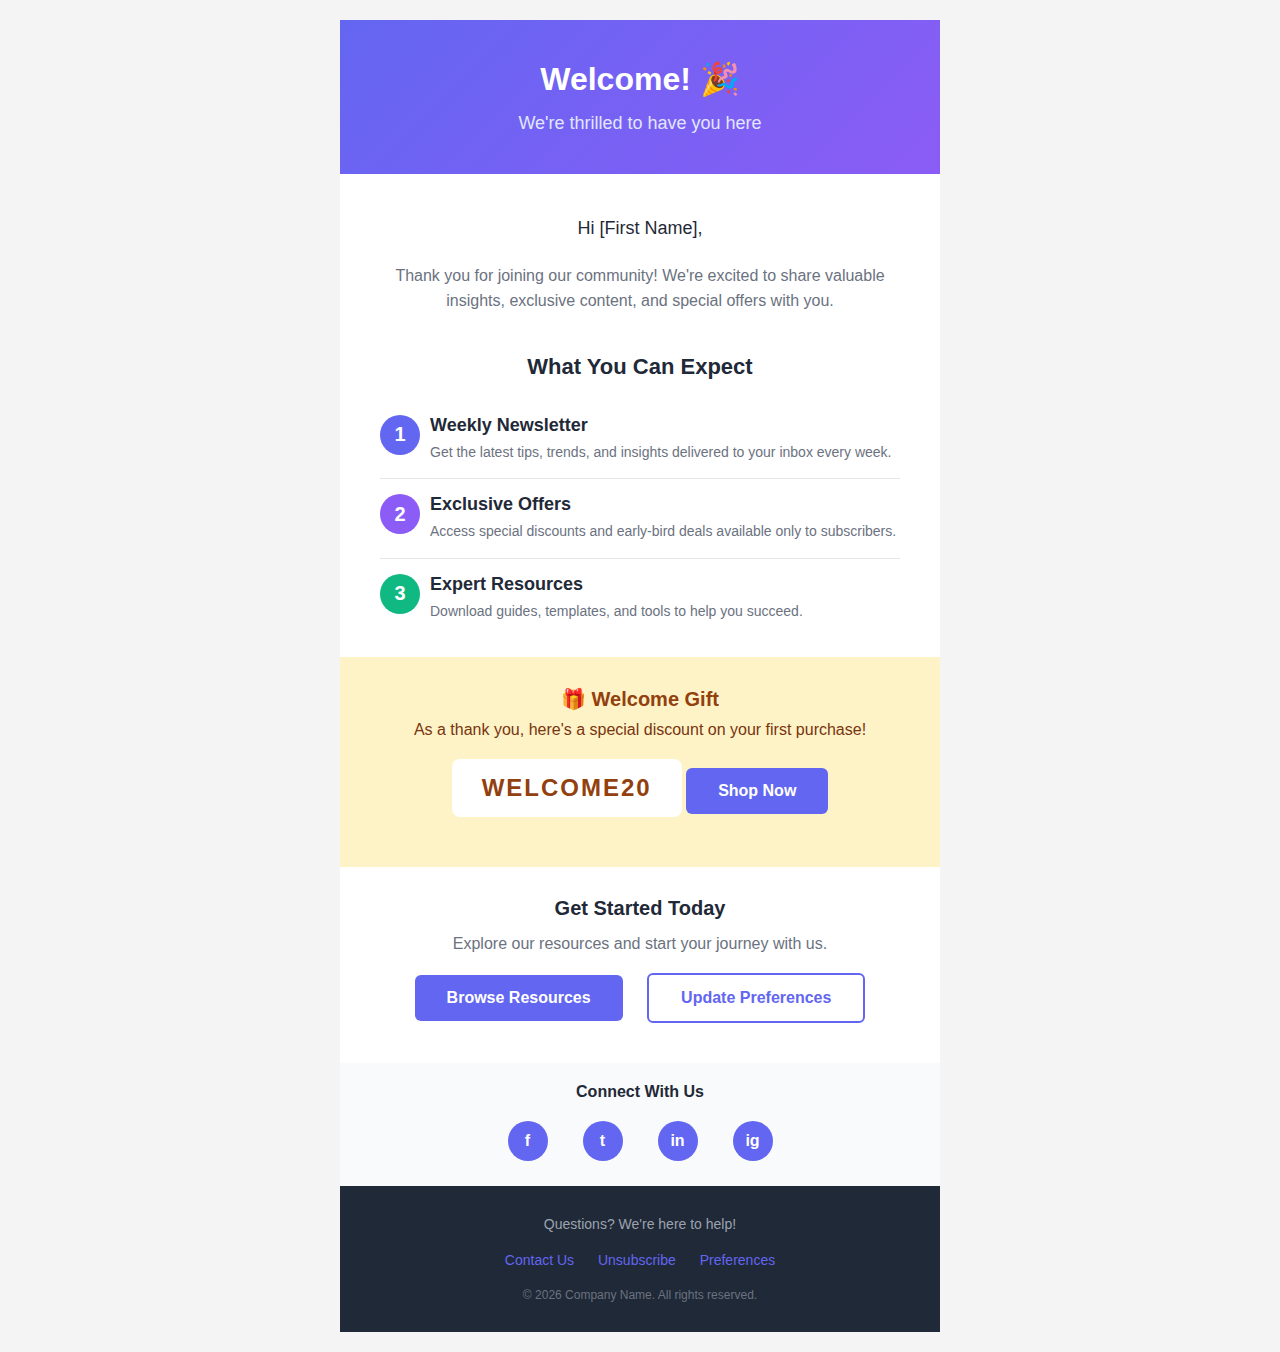
<file: templates/welcome.html>
<!DOCTYPE html>
<html lang="en">
<head>
    <meta charset="UTF-8">
    <meta name="viewport" content="width=device-width, initial-scale=1.0">
    <meta http-equiv="X-UA-Compatible" content="IE=edge">
    <title>Welcome to Our Community</title>
    <!--[if mso]>
    <style type="text/css">
        body, table, td {font-family: Arial, sans-serif !important;}
    </style>
    <![endif]-->
    <style type="text/css">
        @media only screen and (max-width: 600px) {
            body {
                width: 100% !important;
                min-width: 100% !important;
            }
            table[role="presentation"] {
                width: 100% !important;
                max-width: 100% !important;
            }
            td {
                padding-left: 15px !important;
                padding-right: 15px !important;
            }
            .mobile-padding {
                padding: 20px 15px !important;
            }
            h1 {
                font-size: 24px !important;
            }
            h2 {
                font-size: 20px !important;
            }
            h3 {
                font-size: 18px !important;
            }
            p {
                font-size: 14px !important;
            }
            a.button {
                display: block !important;
                width: 100% !important;
                text-align: center !important;
                padding: 12px 20px !important;
                margin: 5px 0 !important;
            }
            .social-table td {
                padding: 5px !important;
            }
            .social-table a {
                width: 35px !important;
                height: 35px !important;
                line-height: 35px !important;
                font-size: 12px !important;
            }
        }
    </style>
</head>
<body style="margin: 0; padding: 0; background-color: #f4f4f4; font-family: Arial, sans-serif;">
    <table role="presentation" width="100%" cellpadding="0" cellspacing="0" border="0" style="background-color: #f4f4f4;">
        <tr>
            <td align="center" style="padding: 20px 0;">
                <!-- Main Container -->
                <table role="presentation" width="600" cellpadding="0" cellspacing="0" border="0" style="background-color: #ffffff; max-width: 600px; width: 100%; margin: 0 auto;">
                    
                    <!-- Header -->
                    <tr>
                        <td class="mobile-padding" style="background: linear-gradient(135deg, #6366f1 0%, #8b5cf6 100%); padding: 40px 40px; text-align: center;">
                            <h1 style="margin: 0; color: #ffffff; font-size: 32px; font-weight: bold;">Welcome! 🎉</h1>
                            <p style="margin: 15px 0 0 0; color: #e0e7ff; font-size: 18px;">We're thrilled to have you here</p>
                        </td>
                    </tr>
                    
                    <!-- Welcome Message -->
                    <tr>
                        <td class="mobile-padding" style="padding: 40px 40px 20px 40px; text-align: center;">
                            <p style="margin: 0; color: #1f2937; font-size: 18px; line-height: 1.6;">Hi [First Name],</p>
                            <p style="margin: 20px 0 0 0; color: #6b7280; font-size: 16px; line-height: 1.6;">Thank you for joining our community! We're excited to share valuable insights, exclusive content, and special offers with you.</p>
                        </td>
                    </tr>
                    
                    <!-- What to Expect -->
                    <tr>
                        <td class="mobile-padding" style="padding: 20px 40px;">
                            <h2 style="margin: 0 0 20px 0; color: #1f2937; font-size: 22px; font-weight: 600; text-align: center;">What You Can Expect</h2>
                            
                            <table role="presentation" width="100%" cellpadding="0" cellspacing="0" border="0">
                                <tr>
                                    <td style="padding: 15px 0; border-bottom: 1px solid #e5e7eb;">
                                        <table role="presentation" width="100%" cellpadding="0" cellspacing="0" border="0">
                                            <tr>
                                                <td width="50" valign="top">
                                                    <div style="width: 40px; height: 40px; background-color: #6366f1; border-radius: 50%; display: flex; align-items: center; justify-content: center; color: #ffffff; font-size: 20px; font-weight: bold;">1</div>
                                                </td>
                                                <td valign="top">
                                                    <h3 style="margin: 0 0 5px 0; color: #1f2937; font-size: 18px; font-weight: 600;">Weekly Newsletter</h3>
                                                    <p style="margin: 0; color: #6b7280; font-size: 14px; line-height: 1.6;">Get the latest tips, trends, and insights delivered to your inbox every week.</p>
                                                </td>
                                            </tr>
                                        </table>
                                    </td>
                                </tr>
                                <tr>
                                    <td style="padding: 15px 0; border-bottom: 1px solid #e5e7eb;">
                                        <table role="presentation" width="100%" cellpadding="0" cellspacing="0" border="0">
                                            <tr>
                                                <td width="50" valign="top">
                                                    <div style="width: 40px; height: 40px; background-color: #8b5cf6; border-radius: 50%; display: flex; align-items: center; justify-content: center; color: #ffffff; font-size: 20px; font-weight: bold;">2</div>
                                                </td>
                                                <td valign="top">
                                                    <h3 style="margin: 0 0 5px 0; color: #1f2937; font-size: 18px; font-weight: 600;">Exclusive Offers</h3>
                                                    <p style="margin: 0; color: #6b7280; font-size: 14px; line-height: 1.6;">Access special discounts and early-bird deals available only to subscribers.</p>
                                                </td>
                                            </tr>
                                        </table>
                                    </td>
                                </tr>
                                <tr>
                                    <td style="padding: 15px 0;">
                                        <table role="presentation" width="100%" cellpadding="0" cellspacing="0" border="0">
                                            <tr>
                                                <td width="50" valign="top">
                                                    <div style="width: 40px; height: 40px; background-color: #10b981; border-radius: 50%; display: flex; align-items: center; justify-content: center; color: #ffffff; font-size: 20px; font-weight: bold;">3</div>
                                                </td>
                                                <td valign="top">
                                                    <h3 style="margin: 0 0 5px 0; color: #1f2937; font-size: 18px; font-weight: 600;">Expert Resources</h3>
                                                    <p style="margin: 0; color: #6b7280; font-size: 14px; line-height: 1.6;">Download guides, templates, and tools to help you succeed.</p>
                                                </td>
                                            </tr>
                                        </table>
                                    </td>
                                </tr>
                            </table>
                        </td>
                    </tr>
                    
                    <!-- Special Offer -->
                    <tr>
                        <td class="mobile-padding" style="padding: 30px 40px; background-color: #fef3c7; text-align: center;">
                            <h3 style="margin: 0 0 10px 0; color: #92400e; font-size: 20px; font-weight: 600;">🎁 Welcome Gift</h3>
                            <p style="margin: 0 0 20px 0; color: #78350f; font-size: 16px;">As a thank you, here's a special discount on your first purchase!</p>
                            <div style="display: inline-block; background-color: #ffffff; padding: 15px 30px; border-radius: 8px; margin-bottom: 20px;">
                                <p style="margin: 0; color: #92400e; font-size: 24px; font-weight: bold; letter-spacing: 2px;">WELCOME20</p>
                            </div>
                            <a href="#" class="button" style="display: inline-block; background-color: #6366f1; color: #ffffff; padding: 14px 32px; text-decoration: none; border-radius: 6px; font-weight: 600; font-size: 16px;">Shop Now</a>
                        </td>
                    </tr>
                    
                    <!-- Get Started CTA -->
                    <tr>
                        <td class="mobile-padding" style="padding: 30px 40px; text-align: center;">
                            <h3 style="margin: 0 0 15px 0; color: #1f2937; font-size: 20px; font-weight: 600;">Get Started Today</h3>
                            <p style="margin: 0 0 20px 0; color: #6b7280; font-size: 16px;">Explore our resources and start your journey with us.</p>
                            <a href="#" class="button" style="display: inline-block; background-color: #6366f1; color: #ffffff; padding: 14px 32px; text-decoration: none; border-radius: 6px; font-weight: 600; font-size: 16px; margin: 0 10px 10px 0;">Browse Resources</a>
                            <a href="#" class="button" style="display: inline-block; background-color: transparent; color: #6366f1; padding: 14px 32px; text-decoration: none; border: 2px solid #6366f1; border-radius: 6px; font-weight: 600; font-size: 16px; margin: 0 0 10px 10px;">Update Preferences</a>
                        </td>
                    </tr>
                    
                    <!-- Social Links -->
                    <tr>
                        <td class="mobile-padding" style="padding: 20px 40px; text-align: center; background-color: #f9fafb;">
                            <p style="margin: 0 0 15px 0; color: #1f2937; font-size: 16px; font-weight: 600;">Connect With Us</p>
                            <table role="presentation" width="100%" cellpadding="0" cellspacing="0" border="0" class="social-table" style="max-width: 300px; margin: 0 auto;">
                                <tr>
                                    <td align="center" style="padding: 5px;">
                                        <a href="#" style="display: inline-block; width: 40px; height: 40px; background-color: #6366f1; border-radius: 50%; line-height: 40px; color: #ffffff; text-decoration: none; font-weight: bold;">f</a>
                                    </td>
                                    <td align="center" style="padding: 5px;">
                                        <a href="#" style="display: inline-block; width: 40px; height: 40px; background-color: #6366f1; border-radius: 50%; line-height: 40px; color: #ffffff; text-decoration: none; font-weight: bold;">t</a>
                                    </td>
                                    <td align="center" style="padding: 5px;">
                                        <a href="#" style="display: inline-block; width: 40px; height: 40px; background-color: #6366f1; border-radius: 50%; line-height: 40px; color: #ffffff; text-decoration: none; font-weight: bold;">in</a>
                                    </td>
                                    <td align="center" style="padding: 5px;">
                                        <a href="#" style="display: inline-block; width: 40px; height: 40px; background-color: #6366f1; border-radius: 50%; line-height: 40px; color: #ffffff; text-decoration: none; font-weight: bold;">ig</a>
                                    </td>
                                </tr>
                            </table>
                        </td>
                    </tr>
                    
                    <!-- Footer -->
                    <tr>
                        <td class="mobile-padding" style="padding: 30px 40px; background-color: #1f2937; color: #ffffff; text-align: center;">
                            <p style="margin: 0 0 15px 0; font-size: 14px; color: #9ca3af;">Questions? We're here to help!</p>
                            <p style="margin: 0 0 15px 0; font-size: 14px;">
                                <a href="#" style="color: #6366f1; text-decoration: none; margin: 0 10px; display: inline-block; padding: 5px 0;">Contact Us</a>
                                <a href="#" style="color: #6366f1; text-decoration: none; margin: 0 10px; display: inline-block; padding: 5px 0;">Unsubscribe</a>
                                <a href="#" style="color: #6366f1; text-decoration: none; margin: 0 10px; display: inline-block; padding: 5px 0;">Preferences</a>
                            </p>
                            <p style="margin: 0; font-size: 12px; color: #6b7280;">&copy; 2026 Company Name. All rights reserved.</p>
                        </td>
                    </tr>
                    
                </table>
            </td>
        </tr>
    </table>
</body>
</html>
</file>
<file: styles.css>
* {
    margin: 0;
    padding: 0;
    box-sizing: border-box;
}

html {
    overflow-x: hidden;
    width: 100%;
    max-width: 100vw;
}

:root {
    --primary-color: #6366f1;
    --primary-dark: #4f46e5;
    --secondary-color: #8b5cf6;
    --text-dark: #1f2937;
    --text-light: #6b7280;
    --bg-light: #f9fafb;
    --bg-white: #ffffff;
    --border-color: #e5e7eb;
    --success-color: #10b981;
    --warning-color: #f59e0b;
}

body {
    font-family: 'Inter', -apple-system, BlinkMacSystemFont, 'Segoe UI', sans-serif;
    color: --text-dark;
    line-height: 1.6;
    scroll-behavior: smooth;
    overflow-x: hidden;
    width: 100%;
    max-width: 100vw;
}

.container {
    max-width: 1200px;
    margin: 0 auto;
    padding: 0 20px;
    width: 100%;
    box-sizing: border-box;
}

/* Navigation */
.navbar {
    background: var(--bg-white);
    box-shadow: 0 2px 10px rgba(0, 0, 0, 0.05);
    position: sticky;
    top: 0;
    z-index: 1000;
    padding: 1rem 0;
}

.navbar .container {
    display: flex;
    justify-content: space-between;
    align-items: center;
    flex-wrap: nowrap;
}

.nav-brand {
    font-size: 1.25rem;
    font-weight: 700;
    color: var(--primary-color);
}

.nav-toggle {
    display: none;
    background: none;
    border: none;
    font-size: 1.5rem;
    color: var(--text-dark);
    cursor: pointer;
    padding: 0.5rem;
}

.nav-menu {
    display: flex;
    list-style: none;
    gap: 2rem;
    margin: 0;
    padding: 0;
}

.nav-menu li {
    margin: 0;
}

.nav-menu a {
    text-decoration: none;
    color: var(--text-dark);
    font-weight: 500;
    transition: color 0.3s;
}

.nav-menu a:hover {
    color: var(--primary-color);
}

/* Hero Section */
.hero {
    background: linear-gradient(135deg, #667eea 0%, #764ba2 100%);
    color: white;
    padding: 6rem 0;
    text-align: center;
}

.hero-content {
    width: 100%;
    max-width: 100%;
    box-sizing: border-box;
}

.hero-content h1 {
    font-size: 3.5rem;
    font-weight: 700;
    margin-bottom: 1rem;
    word-wrap: break-word;
    overflow-wrap: break-word;
}

.hero-subtitle {
    font-size: 1.25rem;
    margin-bottom: 3rem;
    opacity: 0.95;
}

.hero-stats {
    display: grid;
    grid-template-columns: repeat(auto-fit, minmax(200px, 1fr));
    gap: 1rem;
    margin-bottom: 3rem;
    max-width: 100%;
    width: 100%;
    margin-left: auto;
    margin-right: auto;
    box-sizing: border-box;
}

.stat {
    background: rgba(255, 255, 255, 0.1);
    backdrop-filter: blur(10px);
    padding: 2rem 1.5rem;
    border-radius: 12px;
    display: flex;
    flex-direction: column;
    justify-content: center;
    align-items: center;
    min-height: 140px;
    text-align: center;
    overflow: hidden;
    width: 100%;
    max-width: 100%;
    box-sizing: border-box;
    min-width: 0;
}

.stat-number {
    font-size: clamp(1.6rem, 3.5vw, 2.4rem);
    font-weight: 700;
    margin-bottom: 0.5rem;
    line-height: 1.2;
    word-break: keep-all;
    overflow-wrap: break-word;
    max-width: 100%;
}

.stat-label {
    font-size: 0.9rem;
    opacity: 0.9;
    margin-top: auto;
}

.btn-primary {
    display: inline-block;
    background: white;
    color: var(--primary-color);
    padding: 1rem 2.5rem;
    border-radius: 8px;
    text-decoration: none;
    font-weight: 600;
    transition: transform 0.3s, box-shadow 0.3s;
}

.btn-primary:hover {
    transform: translateY(-2px);
    box-shadow: 0 10px 25px rgba(0, 0, 0, 0.2);
}

.btn-secondary {
    display: inline-block;
    background: var(--primary-color);
    color: white;
    padding: 0.75rem 1.5rem;
    border-radius: 6px;
    text-decoration: none;
    font-weight: 500;
    transition: background 0.3s;
}

.btn-secondary:hover {
    background: var(--primary-dark);
}

/* Section Styles */
section {
    padding: 5rem 0;
    width: 100%;
    max-width: 100vw;
    overflow-x: hidden;
    box-sizing: border-box;
}

.section-title {
    font-size: 2.5rem;
    font-weight: 700;
    text-align: center;
    margin-bottom: 1rem;
    color: var(--text-dark);
}

.section-subtitle {
    text-align: center;
    color: var(--text-light);
    font-size: 1.1rem;
    margin-bottom: 3rem;
}

/* Campaigns Section */
.campaigns {
    background: var(--bg-light);
}

.campaign-grid {
    display: grid;
    grid-template-columns: repeat(auto-fit, minmax(300px, 1fr));
    gap: 2rem;
}

.campaign-card {
    background: var(--bg-white);
    padding: 2rem;
    border-radius: 12px;
    box-shadow: 0 4px 6px rgba(0, 0, 0, 0.05);
    transition: transform 0.3s, box-shadow 0.3s;
}

.campaign-card:hover {
    transform: translateY(-5px);
    box-shadow: 0 10px 25px rgba(0, 0, 0, 0.1);
}

.campaign-icon {
    font-size: 3rem;
    margin-bottom: 1rem;
    color: var(--primary-color);
    display: flex;
    align-items: center;
    justify-content: center;
}

.campaign-icon i {
    font-size: 3rem;
}

.campaign-card h3 {
    font-size: 1.5rem;
    margin-bottom: 1rem;
    color: var(--text-dark);
}

.campaign-card p {
    color: var(--text-light);
    margin-bottom: 1.5rem;
}

.campaign-metrics {
    display: flex;
    gap: 1rem;
    margin-bottom: 1.5rem;
    flex-wrap: wrap;
}

.campaign-metrics span {
    background: var(--bg-light);
    padding: 0.5rem 1rem;
    border-radius: 6px;
    font-size: 0.9rem;
    color: var(--text-dark);
    font-weight: 500;
}

/* Case Studies Section */
.case-studies {
    background: var(--bg-white);
}

.case-study-grid {
    display: grid;
    grid-template-columns: repeat(auto-fit, minmax(350px, 1fr));
    gap: 2rem;
}

.case-study-card {
    background: var(--bg-light);
    padding: 2rem;
    border-radius: 12px;
    border-left: 4px solid var(--primary-color);
}

.case-study-header {
    display: flex;
    justify-content: space-between;
    align-items: start;
    margin-bottom: 1rem;
}

.case-study-header h3 {
    font-size: 1.5rem;
    color: var(--text-dark);
}

.case-study-tag {
    background: var(--primary-color);
    color: white;
    padding: 0.25rem 0.75rem;
    border-radius: 12px;
    font-size: 0.75rem;
    font-weight: 600;
}

.case-study-description {
    color: var(--text-light);
    margin-bottom: 1.5rem;
}

.case-study-results {
    margin-bottom: 1.5rem;
}

.result-item {
    margin-bottom: 1rem;
    color: var(--text-dark);
}

.result-item strong {
    color: var(--primary-color);
}

.result-item ul {
    margin-top: 0.5rem;
    margin-left: 1.5rem;
    color: var(--text-light);
}

.result-item li {
    margin-bottom: 0.25rem;
}

/* Templates Section */
.templates {
    background: var(--bg-light);
}

.template-showcase {
    display: grid;
    grid-template-columns: repeat(auto-fit, minmax(250px, 1fr));
    gap: 2rem;
    width: 100%;
    max-width: 100%;
    box-sizing: border-box;
    margin: 0;
    padding: 0;
}

@media (max-width: 640px) {
    .template-showcase {
        grid-template-columns: 1fr;
        gap: 1.5rem;
    }
}

.template-item {
    background: var(--bg-white);
    padding: 2rem;
    border-radius: 12px;
    text-align: center;
    box-shadow: 0 4px 6px rgba(0, 0, 0, 0.05);
    width: 100%;
    max-width: 100%;
    box-sizing: border-box;
    overflow: hidden;
}

.template-item h3 {
    font-size: 1.25rem;
    margin-bottom: 1rem;
    color: var(--text-dark);
}

.template-item p {
    color: var(--text-light);
    margin-bottom: 1.5rem;
}

/* Skills Section */
.skills {
    background: var(--bg-white);
}

.skills-grid {
    display: grid;
    grid-template-columns: repeat(auto-fit, minmax(250px, 1fr));
    gap: 2rem;
}

.skill-category {
    background: var(--bg-light);
    padding: 2rem;
    border-radius: 12px;
}

.skill-category h3 {
    font-size: 1.25rem;
    margin-bottom: 1.5rem;
    color: var(--text-dark);
}

.skill-tags {
    display: flex;
    flex-wrap: wrap;
    gap: 0.75rem;
}

.skill-tag {
    background: var(--primary-color);
    color: white;
    padding: 0.5rem 1rem;
    border-radius: 6px;
    font-size: 0.9rem;
    font-weight: 500;
}

/* Contact Section */
.contact {
    background: var(--bg-light);
    text-align: center;
}

.contact-info {
    max-width: 600px;
    margin: 0 auto;
    background: var(--bg-white);
    padding: 2rem;
    border-radius: 12px;
    box-shadow: 0 4px 6px rgba(0, 0, 0, 0.05);
}

.contact-item {
    margin-bottom: 1rem;
    font-size: 1.1rem;
    color: var(--text-dark);
}

.contact-item strong {
    color: var(--primary-color);
}

/* Footer */
.footer {
    background: var(--text-dark);
    color: white;
    text-align: center;
    padding: 2rem 0;
}

/* Responsive Design */
@media (max-width: 768px) {
    html, body {
        overflow-x: hidden;
        width: 100%;
        max-width: 100vw;
    }

    .navbar {
        width: 100%;
        max-width: 100vw;
        overflow-x: hidden;
    }

    .navbar .container {
        flex-wrap: wrap;
        width: 100%;
        max-width: 100%;
        padding: 0 15px;
        box-sizing: border-box;
    }

    .nav-menu {
        flex-direction: column;
        gap: 0.5rem;
        width: 100%;
        margin-top: 1rem;
        display: none;
    }

    .nav-menu.active {
        display: flex;
    }

    .nav-menu li {
        width: 100%;
    }

    .nav-menu a {
        display: block;
        padding: 0.75rem 0;
        border-bottom: 1px solid var(--border-color);
    }

    .nav-toggle {
        display: block !important;
        order: 2;
        margin-left: auto;
        z-index: 1001;
    }

    .nav-brand {
        order: 1;
    }

    .nav-menu {
        order: 3;
    }

    .hero-content h1 {
        font-size: 2.5rem;
    }

    .hero {
        padding: 4rem 0;
        width: 100%;
        max-width: 100vw;
        overflow-x: hidden;
    }

    .hero .container {
        width: 100%;
        max-width: 100%;
        padding: 0 15px;
    }

    .hero-content {
        width: 100%;
        max-width: 100%;
        padding: 0;
    }

    .hero-content h1 {
        font-size: 2rem;
        padding: 0 10px;
        word-wrap: break-word;
    }

    .hero-subtitle {
        font-size: 1rem;
        padding: 0 10px;
        word-wrap: break-word;
    }

    .hero-stats {
        grid-template-columns: repeat(2, 1fr);
        gap: 0.75rem;
        max-width: 100%;
        width: 100%;
        padding: 0;
        margin: 0 auto 2rem auto;
    }
    
    .stat {
        padding: 1.5rem;
        min-height: 120px;
        width: 100%;
        max-width: 100%;
        box-sizing: border-box;
        overflow: hidden;
        min-width: 0;
    }
    
    .stat-number {
        font-size: clamp(1.3rem, 3.5vw, 1.8rem);
        word-break: break-word;
        overflow-wrap: break-word;
        max-width: 100%;
    }
    
    .stat-number[style*="white-space: normal"] {
        white-space: normal;
        font-size: clamp(0.9rem, 2.2vw, 1.2rem);
    }

    .section-title {
        font-size: 2rem;
    }

    .campaign-grid,
    .case-study-grid {
        grid-template-columns: 1fr;
        width: 100%;
        max-width: 100%;
        margin: 0;
        padding: 0;
    }

    .campaign-card,
    .case-study-card {
        width: 100%;
        max-width: 100%;
        box-sizing: border-box;
        margin: 0;
    }

    .templates {
        width: 100%;
        max-width: 100vw;
        overflow-x: hidden;
    }

    .templates .container {
        width: 100%;
        max-width: 100%;
        padding: 0 15px;
    }

    .template-showcase {
        grid-template-columns: 1fr;
        gap: 1.5rem;
        width: 100%;
        max-width: 100%;
        margin: 0;
        padding: 0;
    }

    .template-item {
        padding: 1.5rem;
        width: 100%;
        max-width: 100%;
        box-sizing: border-box;
        margin: 0;
        min-width: 0;
    }

    section {
        padding: 3rem 0;
    }

    .hero {
        padding: 4rem 0;
    }
}
</file>
